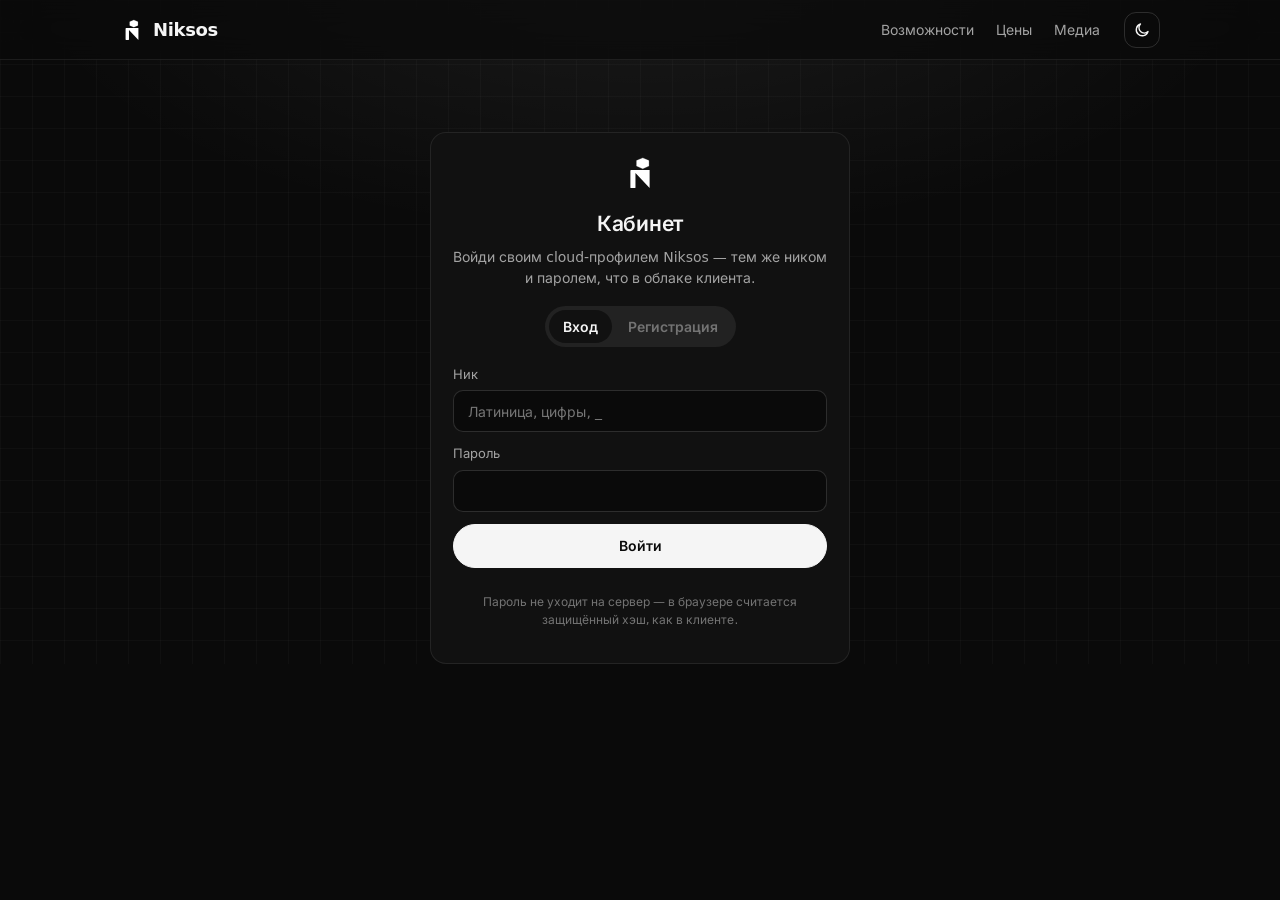
<file: account.html>
<!doctype html>
<html lang="ru" data-theme="dark">
<head>
<meta charset="utf-8">
<meta name="viewport" content="width=device-width, initial-scale=1">
<title>Кабинет — Niksos Client</title>
<link rel="icon" href="assets/favicon.png?v=20">
<link rel="stylesheet" href="assets/cabinet.css?v=1">
<link rel="stylesheet" href="assets/checkout.css?v=30github">
<link rel="stylesheet" href="assets/account-brand.css?v=1">
<link rel="stylesheet" href="assets/account-settings.css?v=1">
<script>try{const t=localStorage.getItem("niksos_theme");if(t)document.documentElement.dataset.theme=t}catch(e){}</script>
</head>
<body>
<header class="topbar">
  <a class="brand" href="index.html"><img class="lg-w" src="assets/logo-white.svg?v=20" alt=""><img class="lg-b" src="assets/logo-black.svg?v=20" alt=""><b>Niksos</b></a>
  <nav class="tl"><a href="index.html#features">Возможности</a><a href="index.html#pricing">Цены</a><a href="media.html">Медиа</a></nav>
  <button class="iconbtn" id="themeBtn" type="button" aria-label="Сменить тему"><svg viewBox="0 0 24 24" fill="none" stroke="currentColor" stroke-width="1.8" stroke-linecap="round" stroke-linejoin="round"><path d="M20 14A8 8 0 1 1 10 4a6.5 6.5 0 0 0 10 10z"/></svg></button>
</header>

<!-- Вход / регистрация -->
<section class="auth card" id="auth" aria-labelledby="auth-title">
  <img class="auth-logo lg-w" src="assets/logo-white.svg?v=20" alt=""><img class="auth-logo lg-b" src="assets/logo-black.svg?v=20" alt="">
  <h1 id="auth-title">Кабинет</h1>
  <p class="sub">Войди своим cloud-профилем Niksos — тем же ником и паролем, что в облаке клиента.</p>
  <div class="seg" role="tablist">
    <button role="tab" aria-selected="true" data-tab="login">Вход</button>
    <button role="tab" aria-selected="false" data-tab="register">Регистрация</button>
  </div>
  <form id="authForm" novalidate>
    <div class="field"><label for="name">Ник</label>
      <input id="name" autocomplete="username" maxlength="16" placeholder="Латиница, цифры, _" required></div>
    <div class="field"><label for="pass">Пароль</label>
      <input id="pass" type="password" autocomplete="current-password" required></div>
    <div class="field" id="pass2wrap" hidden><label for="pass2">Повтори пароль</label>
      <input id="pass2" type="password" autocomplete="new-password"></div>
    <button class="btn primary full" id="authBtn" type="submit"><span class="spin"></span><span class="t">Войти</span></button>
    <div class="msg" id="authMsg" role="status" aria-live="polite"></div>
  </form>
  <p class="hint">Пароль не уходит на сервер — в браузере считается защищённый хэш, как в клиенте.</p>
</section>

<!-- Личный кабинет -->
<section class="dash" id="dash" aria-labelledby="dash-title">
 <div class="cab">
  <aside class="side">
    <div class="me"><div class="ava" id="ava"></div><div><b id="who"></b><small id="sideSub">Нет подписки</small></div></div>
    <div class="grp">Главная</div>
    <button class="nv" data-view="overview"><svg viewBox="0 0 24 24" fill="none" stroke="currentColor" stroke-width="1.8" stroke-linecap="round" stroke-linejoin="round"><path d="M12 3v18M3 12h18M5.6 5.6l12.8 12.8M18.4 5.6 5.6 18.4"/></svg><span>Обзор</span></button>
    <button class="nv" data-view="sub"><svg viewBox="0 0 24 24" fill="none" stroke="currentColor" stroke-width="1.8" stroke-linecap="round" stroke-linejoin="round"><rect x="3" y="5" width="18" height="14" rx="2"/><path d="M3 10h18"/></svg><span>Подписка</span><em class="badge">Beta 50 ₽</em></button>
    <div class="grp">Аккаунт</div>
    <button class="nv" data-view="device"><svg viewBox="0 0 24 24" fill="none" stroke="currentColor" stroke-width="1.8" stroke-linecap="round" stroke-linejoin="round"><rect x="3" y="4" width="18" height="12" rx="2"/><path d="M8 20h8M12 16v4"/></svg><span>Привязка ПК</span></button>
    <button class="nv" data-view="history"><svg viewBox="0 0 24 24" fill="none" stroke="currentColor" stroke-width="1.8" stroke-linecap="round" stroke-linejoin="round"><circle cx="12" cy="8" r="4"/><path d="M4 21c1.5-4 4.5-6 8-6s6.5 2 8 6"/></svg><span>История</span></button>
    <button class="nv" data-view="settings"><svg viewBox="0 0 24 24" fill="none" stroke="currentColor" stroke-width="1.8" stroke-linecap="round" stroke-linejoin="round"><path d="M12.22 2h-.44a2 2 0 0 0-1.99 1.83l-.18 1.57a8 8 0 0 0-1.69.98l-1.53-.63a2 2 0 0 0-2.45.84l-.22.38a2 2 0 0 0 .46 2.52l1.22 1.03a8 8 0 0 0 0 1.96l-1.22 1.03a2 2 0 0 0-.46 2.52l.22.38a2 2 0 0 0 2.45.84l1.53-.63c.52.4 1.08.73 1.69.98l.18 1.57A2 2 0 0 0 11.78 22h.44a2 2 0 0 0 1.99-1.83l.18-1.57c.61-.25 1.17-.58 1.69-.98l1.53.63a2 2 0 0 0 2.45-.84l.22-.38a2 2 0 0 0-.46-2.52l-1.22-1.03a8 8 0 0 0 0-1.96l1.22-1.03a2 2 0 0 0 .46-2.52l-.22-.38a2 2 0 0 0-2.45-.84l-1.53.63a8 8 0 0 0-1.69-.98l-.18-1.57A2 2 0 0 0 12.22 2z"/><circle cx="12" cy="12" r="3"/></svg><span>Настройки</span></button>
    <div class="grp">Игра</div>
    <button class="nv" data-view="events"><svg viewBox="0 0 24 24" fill="none" stroke="currentColor" stroke-width="1.8" stroke-linecap="round" stroke-linejoin="round"><circle cx="12" cy="12" r="9"/><path d="M3 12h18M12 3c3 3.5 3 14.5 0 18M12 3c-3 3.5-3 14.5 0 18"/></svg><span>Ивенты</span><em class="live"></em></button>
    <div class="grp">Сообщество</div>
    <a class="nv" href="friends.html"><svg viewBox="0 0 24 24" fill="none" stroke="currentColor" stroke-width="1.8" stroke-linecap="round" stroke-linejoin="round"><circle cx="9" cy="8" r="3.5"/><path d="M2.5 20c1-3.5 3.5-5 6.5-5s5.5 1.5 6.5 5M16 4.5a3.5 3.5 0 0 1 0 7M18 15c2 .7 3 2.3 3.5 5"/></svg><span>Друзья</span></a>
    <a class="nv" href="media.html"><svg viewBox="0 0 24 24" fill="none" stroke="currentColor" stroke-width="1.8" stroke-linecap="round" stroke-linejoin="round"><path d="M4 6h16v12H4z"/><path d="m10 9 5 3-5 3z"/></svg><span>Медиа</span></a>
    <a class="nv" href="support.html"><svg viewBox="0 0 24 24" fill="none" stroke="currentColor" stroke-width="1.8" stroke-linecap="round" stroke-linejoin="round"><path d="M4 5h6a2 2 0 0 1 2 2v13a2 2 0 0 0-2-2H4zM20 5h-6a2 2 0 0 0-2 2v13a2 2 0 0 1 2-2h6z"/></svg><span>Поддержка</span></a>
    <a class="nv" id="adminLink" href="admin.html" hidden><svg viewBox="0 0 24 24" fill="none" stroke="currentColor" stroke-width="1.8" stroke-linecap="round" stroke-linejoin="round"><path d="M12 3 4 6v6c0 5 3.5 8 8 9 4.5-1 8-4 8-9V6z"/></svg><span>Админ-панель</span></a>
    <div class="side-bot">
      <button class="btn ghost full" type="button" data-go="overview" id="sideDl"><svg viewBox="0 0 24 24" fill="none" stroke="currentColor" stroke-width="1.8" stroke-linecap="round" stroke-linejoin="round"><path d="M12 4v11M7 10l5 5 5-5M4 20h16"/></svg><span class="t">Скачать клиент</span></button>
      <small class="muted">Windows · NiksosSetup.exe</small>
      <button class="nv out" id="logout" type="button"><svg viewBox="0 0 24 24" fill="none" stroke="currentColor" stroke-width="1.8" stroke-linecap="round" stroke-linejoin="round"><path d="M15 4h4v16h-4M10 8l-4 4 4 4M6 12h10"/></svg><span>Выйти</span></button>
    </div>
  </aside>

  <main class="content">
    <!-- Обзор -->
    <div class="view" data-v="overview">
      <div class="vhead"><h1 id="dash-title">Привет, <span id="who2"></span></h1><p>Управление подпиской Niksos Client</p></div>
      <div class="stats">
        <div><span>Подписка <i class="dot g"></i></span><b id="stPlan">—</b><em id="stPlanSub">статус</em></div>
        <div><span>Устройства <i class="dot v"></i></span><b id="stDev">—</b><em>привязано к ПК</em></div>
        <div><span>Beta <i class="dot o"></i></span><b id="stBeta">—</b><em>ранний доступ</em></div>
      </div>
      <div class="grid2">
        <div class="card status">
          <span class="pill" id="pill"><span class="d"></span><span id="pillText">Нет подписки</span></span>
          <div class="big" id="statusBig">—</div>
          <div class="small" id="statusSmall"></div>
          <button class="btn primary" id="dlBtn" type="button" disabled><span class="spin"></span><span class="t">Скачать клиент</span></button>
          <div class="msg" id="dlMsg" role="status" aria-live="polite"></div>
        </div>
        <div class="card">
          <h2>Ключ или промокод</h2>
          <p class="desc">Ключ (NIKSOS-XXXX-XXXX-XXXX-XXXX) или промокод. Дни добавляются к текущей подписке.</p>
          <form id="keyForm" novalidate>
            <div class="field"><input id="key" class="key" autocomplete="off" spellcheck="false" placeholder="NIKSOS-XXXX-… или ПРОМОКОД" maxlength="40" aria-label="Ключ или промокод"></div>
            <button class="btn primary full" id="keyBtn" type="submit"><span class="spin"></span><span class="t">Активировать</span></button>
            <div class="msg" id="keyMsg" role="status" aria-live="polite"></div>
          </form>
        </div>
      </div>
      <div class="card promo"><div><h3>Ивенты HolyWorld и FunTime</h3><p class="desc">Что идёт на серверах прямо сейчас — с поиском и сортировкой.</p></div><button class="btn ghost" type="button" data-go="events">Открыть</button></div>
    </div>

    <!-- Подписка -->
    <div class="view" data-v="sub" hidden>
      <div class="vhead"><h1>Подписка</h1><p>Оплата картой или СБП, дни складываются с текущими.</p></div>
      <div class="card" id="buyBox">
        <div class="plans">
          <button class="plan" type="button" data-plan="7d"><span class="spin"></span><span class="t"><small>7 дней</small><b>40 ₽</b><em>≈ 5,7 ₽/день</em></span></button>
          <button class="plan hot" type="button" data-plan="30d"><span class="spin"></span><span class="t"><i class="tag">Популярный</i><small>30 дней</small><b>120 ₽</b><em>≈ 4 ₽/день</em></span></button>
          <button class="plan" type="button" data-plan="90d"><span class="spin"></span><span class="t"><small>90 дней</small><b>190 ₽</b><em>≈ 2,1 ₽/день</em></span></button>
          <button class="plan" type="button" data-plan="forever"><span class="spin"></span><span class="t"><i class="tag g">Выгодно</i><small>Навсегда</small><b>280 ₽</b><em>один платёж</em></span></button>
        </div>
        <p class="desc fine">Оплачивая, ты принимаешь <a href="terms.html">Пользовательское соглашение</a> и <a href="privacy.html">Политику конфиденциальности</a>.</p>
        <div class="small" id="provWrap" style="display:none">Способ оплаты:
          <label><input type="radio" name="prov" value="anypay"> AnyPay</label>
          <label><input type="radio" name="prov" value="rollypay"> RollyPay</label></div>
        <label class="small" id="testWrap" style="display:none"><input type="checkbox" id="testPay"> Тестовый платёж RollyPay (sandbox, без денег) — видно только админу</label>
        <div class="msg" id="buyMsg" role="status" aria-live="polite"></div>
      </div>
      <div class="card beta">
        <div><h3>Beta — 50 ₽ один раз <i class="tag o">Beta</i></h3>
        <p class="desc">Дополнение к основной подписке: доступ к Beta-функциям Niksos и статус Beta в лаунчере. Работает только при активной основной подписке. Это не отдельная версия Minecraft.</p>
        <p class="small" id="betaState" role="status">Проверяем доступ…</p></div>
        <button class="btn ghost" type="button" id="betaBuy" data-plan="beta" disabled><span class="spin"></span><span class="t">Купить Бету — 50 ₽</span></button>
      </div>
    </div>

    <!-- Привязка -->
    <div class="view" data-v="device" hidden>
      <div class="vhead"><h1>Привязка к ПК</h1><p>Подписка работает на одном компьютере.</p></div>
      <div class="card">
        <h2>Устройства <span id="devCount" class="muted"></span></h2>
        <p class="desc" id="devText"></p>
        <button class="btn ghost" id="resetBtn" type="button" disabled><span class="spin"></span><span class="t">Сбросить привязку</span></button>
        <div class="small muted" id="resetNote"></div>
        <div class="msg" id="resetMsg" role="status" aria-live="polite"></div>
      </div>
    </div>

    <!-- История -->
    <div class="view" data-v="history" hidden>
      <div class="vhead"><h1>История</h1><p>Покупки и активации ключей.</p></div>
      <div class="card"><div id="hist"></div></div>
    </div>

    <!-- Настройки аккаунта -->
    <div class="view settings-view" data-v="settings" hidden>
      <div class="vhead settings-head"><h1>Настройки аккаунта</h1><p>Управление данными и подключениями аккаунта.</p></div>
      <div class="settings-tabs" role="tablist" aria-label="Настройки аккаунта">
        <button id="settings-tab-general" type="button" role="tab" aria-selected="true" aria-controls="settings-panel-general" tabindex="0" data-settings-tab="general">Общие</button>
        <button id="settings-tab-security" type="button" role="tab" aria-selected="false" aria-controls="settings-panel-security" tabindex="-1" data-settings-tab="security">Безопасность</button>
        <button id="settings-tab-hwid" type="button" role="tab" aria-selected="false" aria-controls="settings-panel-hwid" tabindex="-1" data-settings-tab="hwid">HWID</button>
        <button id="settings-tab-integrations" type="button" role="tab" aria-selected="false" aria-controls="settings-panel-integrations" tabindex="-1" data-settings-tab="integrations">Интеграции</button>
        <button id="settings-tab-notifications" type="button" role="tab" aria-selected="false" aria-controls="settings-panel-notifications" tabindex="-1" data-settings-tab="notifications">Уведомления</button>
      </div>
      <div class="settings-panels">
        <section id="settings-panel-general" class="settings-panel" role="tabpanel" aria-labelledby="settings-tab-general" tabindex="0" data-settings-panel="general">
          <article class="settings-card">
            <div class="settings-card-head"><div><h2>Регион</h2><p>Регион аккаунта и его настройки.</p></div><span class="settings-status is-muted">Недоступно</span></div>
            <div class="settings-card-body"><p class="settings-copy">Серверный API кабинета не предоставляет регион и не поддерживает его сохранение. Здесь нет выбранного значения.</p></div>
          </article>
          <article class="settings-card">
            <div class="settings-card-head"><div><h2>Приватность профиля</h2><p>Управление видимостью данных.</p></div><span class="settings-status is-muted">Недоступно</span></div>
            <div class="settings-card-body"><p class="settings-copy">Настроек видимости и серверного сохранения приватности в текущем API нет. Значения из этой страницы не будут отправляться или храниться локально.</p></div>
          </article>
        </section>
        <section id="settings-panel-security" class="settings-panel" role="tabpanel" aria-labelledby="settings-tab-security" tabindex="0" data-settings-panel="security" hidden>
          <article class="settings-card">
            <div class="settings-card-head"><div><h2>Безопасность аккаунта</h2><p>Вход в кабинет использует систему авторизации Niksos по нику и паролю.</p></div></div>
            <div class="settings-card-body settings-list">
              <div class="settings-item"><div><h3>Email</h3><p>Привязка и подтверждение адреса пока не подключены. Состояние email не показывается.</p></div><span class="settings-status is-muted">Не поддерживается</span></div>
              <div class="settings-item"><div><h3>Смена пароля</h3><p>Для этого нет серверной операции; пароль или его хэш здесь не принимаются.</p></div><span class="settings-status is-muted">Не поддерживается</span></div>
              <div class="settings-item"><div><h3>Двухфакторная защита</h3><p>Нет серверного подключения, проверки кодов и восстановления 2FA.</p></div><span class="settings-status is-muted">Не поддерживается</span></div>
              <div class="settings-item"><div><h3>Сессии</h3><p>Сервер не предоставляет список сессий или отзыв отдельных устройств.</p></div><span class="settings-status is-muted">Не поддерживается</span></div>
              <div class="settings-item"><div><h3>Удаление аккаунта</h3><p>В проекте описано только администраторское удаление. Самостоятельной серверной операции нет.</p></div><span class="settings-status is-muted">Не поддерживается</span></div>
            </div>
          </article>
        </section>
        <section id="settings-panel-hwid" class="settings-panel" role="tabpanel" aria-labelledby="settings-tab-hwid" tabindex="0" data-settings-panel="hwid" hidden>
          <article class="settings-card">
            <div class="settings-card-head"><div><h2>Привязка к компьютеру</h2><p>Статус ниже приходит из ответа лицензии Niksos.</p></div><span class="settings-status is-muted" id="settingsHwidStatus" aria-live="polite">Проверяем…</span></div>
            <div class="settings-card-body">
              <p class="settings-metric" id="settingsHwidCount" role="status" aria-live="polite">Загружаем статус привязки…</p>
              <p class="settings-copy">API сообщает только количество устройств, без модели компьютера или его характеристик. Сброс выполняется через существующий защищённый поток кабинета.</p>
            </div>
            <div class="settings-card-foot"><span>Подтверждение и возможная оплата остаются в текущем разделе HWID.</span><button class="btn ghost settings-action" type="button" data-go="device">Открыть управление HWID</button></div>
          </article>
        </section>
        <section id="settings-panel-integrations" class="settings-panel" role="tabpanel" aria-labelledby="settings-tab-integrations" tabindex="0" data-settings-panel="integrations" hidden>
          <div class="settings-grid">
            <article class="settings-card">
              <div class="settings-card-head"><div><h2>Discord</h2><p>Официальное сообщество Niksos.</p></div><span class="settings-status is-muted">Нет API привязки</span></div>
              <div class="settings-card-body"><p class="settings-copy">В кабинете нет серверной привязки Discord. Ссылка ниже открывает сервер сообщества, но не подключает аккаунт.</p></div>
              <div class="settings-card-foot"><span>Публичная ссылка из конфигурации сайта.</span><a class="btn ghost settings-action" id="settingsDiscordLink" href="#" target="_blank" rel="noopener noreferrer">Открыть сервер</a></div>
            </article>
            <article class="settings-card">
              <div class="settings-card-head"><div><h2>YouTube и TikTok</h2><p>Заявки на участие в медиа-программе.</p></div><span class="settings-status is-muted" id="settingsMediaBadge">Проверка не выполнена</span></div>
              <div class="settings-card-body"><p class="settings-copy" id="settingsMediaState" role="status" aria-live="polite">Статус заявки появится после входа и ответа сервера.</p></div>
              <div class="settings-card-foot"><span>Это статус заявки, не OAuth-подтверждение владения каналом.</span><a class="btn ghost settings-action" href="media.html#apply">Открыть медиа-программу</a></div>
            </article>
          </div>
        </section>
        <section id="settings-panel-notifications" class="settings-panel" role="tabpanel" aria-labelledby="settings-tab-notifications" tabindex="0" data-settings-panel="notifications" hidden>
          <article class="settings-card">
            <div class="settings-card-head"><div><h2>Уведомления</h2><p>Выбор событий и каналов доставки.</p></div><span class="settings-status is-muted">Недоступно</span></div>
            <div class="settings-card-body"><p class="settings-copy">Для пользовательских предпочтений нет полей и API. Найденный черновик миграции относится к объявлениям лаунчера и не включает настройки уведомлений аккаунта.</p></div>
          </article>
        </section>
      </div>
    </div>

    <!-- Ивенты -->
    <div class="view" data-v="events" hidden>
      <div class="vhead"><h1>Ивенты</h1><p>Что происходит на серверах.</p></div>
      <div class="seg srv" role="tablist" id="evSrv">
        <button role="tab" aria-selected="true" data-src="holyworld">HolyWorld</button>
        <button role="tab" aria-selected="false" data-src="funtime">FunTime</button>
      </div>
      <div class="stats">
        <div><span>Позиции <i class="dot v"></i></span><b id="evTotal">—</b><em id="evUpd">обновление…</em></div>
        <div><span>Ивенты <i class="dot o"></i></span><b id="evCount">—</b><em>идут сейчас</em></div>
        <div><span>Шахты <i class="dot b"></i></span><b id="evMines">—</b><em>до сброса</em></div>
      </div>
      <div class="card evcard">
        <div class="evhead"><div><h2>Ивенты и шахты</h2><p class="desc" id="evSub">Что идёт прямо сейчас.</p></div><span class="cnt" id="evShown">0</span></div>
        <div class="evtools">
          <label class="search"><svg viewBox="0 0 24 24" fill="none" stroke="currentColor" stroke-width="1.8" stroke-linecap="round" stroke-linejoin="round"><circle cx="11" cy="11" r="7"/><path d="m20 20-4-4"/></svg><input id="evQ" placeholder="Найти ивент, сервер или редкость…" autocomplete="off"></label>
          <select id="evType" aria-label="Тип"><option value="all">Все</option><option value="event">Ивенты</option><option value="mine">Шахты</option></select>
          <select id="evMode" aria-label="Режим"><option value="">Все режимы</option></select>
          <select id="evSort" aria-label="Сортировка">
            <option value="time:1">Время ↑</option><option value="time:-1">Время ↓</option>
            <option value="name:1">Название А–Я</option><option value="name:-1">Название Я–А</option>
            <option value="server:1">Сервер ↑</option><option value="server:-1">Сервер ↓</option>
            <option value="rar:-1">Редкость: сначала лучшие</option><option value="rar:1">Редкость: сначала обычные</option>
            <option value="phase:1">Статус</option>
          </select>
        </div>
        <div class="tbl"><table id="evTable">
          <thead><tr><th data-k="name">Название</th><th data-k="server">Сервер</th><th data-k="rar">Редкость</th><th data-k="phase">Статус</th><th data-k="time" class="r">Время</th></tr></thead>
          <tbody id="evBody"><tr><td colspan="5" class="empty">Загрузка…</td></tr></tbody>
        </table></div>
      </div>
    </div>
  </main>
 </div>
</section>
<dialog id="checkoutDialog" class="checkout-dialog" aria-labelledby="checkoutTitle" aria-describedby="checkoutSub">
  <div class="checkout-head"><h2 id="checkoutTitle">Оформление покупки</h2><button id="checkoutClose" type="button" class="checkout-close" aria-label="Закрыть">×</button></div>
  <p class="checkout-sub" id="checkoutSub">Подписка для профиля <strong id="checkoutProfile"></strong><br><span id="checkoutProvider"></span></p>
  <div class="checkout-summary" aria-live="polite">
    <div class="checkout-row"><span id="checkoutPlan"></span><span id="checkoutBase">—</span></div>
    <div class="checkout-row" id="checkoutDiscountRow" hidden><span id="checkoutDiscountLabel">Скидка</span><span id="checkoutDiscount"></span></div>
    <div class="checkout-row checkout-total"><span>Итого</span><strong id="checkoutTotal">—</strong></div>
  </div>
  <form id="checkoutForm" novalidate>
    <label for="checkoutCode" class="checkout-label">Промокод <span style="font-weight:400;color:#b3b3b3">· необязательно</span></label>
    <div class="checkout-inputs"><input id="checkoutCode" maxlength="32" autocomplete="off" autocapitalize="characters" spellcheck="false" placeholder="Например, SUMMER15" aria-describedby="checkoutHint checkoutFeedback"><button id="checkoutApply" class="btn ghost" type="submit">Применить</button></div>
    <p class="checkout-note" id="checkoutHint">Промокод уменьшает стоимость, но не меняет срок подписки.</p>
  </form>
  <button type="button" id="checkoutRemove" class="checkout-remove" hidden>Убрать промокод</button>
  <p id="checkoutFeedback" class="checkout-feedback" role="status" aria-live="polite"></p>
  <button id="checkoutPay" type="button" class="btn primary checkout-pay" disabled>Перейти к оплате</button>
  <p class="checkout-legal">Нажимая «Оплатить», ты принимаешь <a href="terms.html">условия покупки</a> и <a href="privacy.html">политику конфиденциальности</a>. Оплата откроется на странице платёжной системы.</p>
</dialog>


<script src="assets/config.js?v=13"></script>
<script src="assets/niksos-api.js?v=settings-1"></script>
<script src="assets/niksos-cloud.js?v=1"></script>
<script src="assets/checkout.js?v=33beta-promos"></script>
<script src="assets/account.js?v=settings-1"></script>
<script src="assets/cabinet.js?v=1"></script>
<script src="assets/events.js?v=1"></script>
<script src="assets/account-settings.js?v=1"></script>
</body>
</html>
</file>
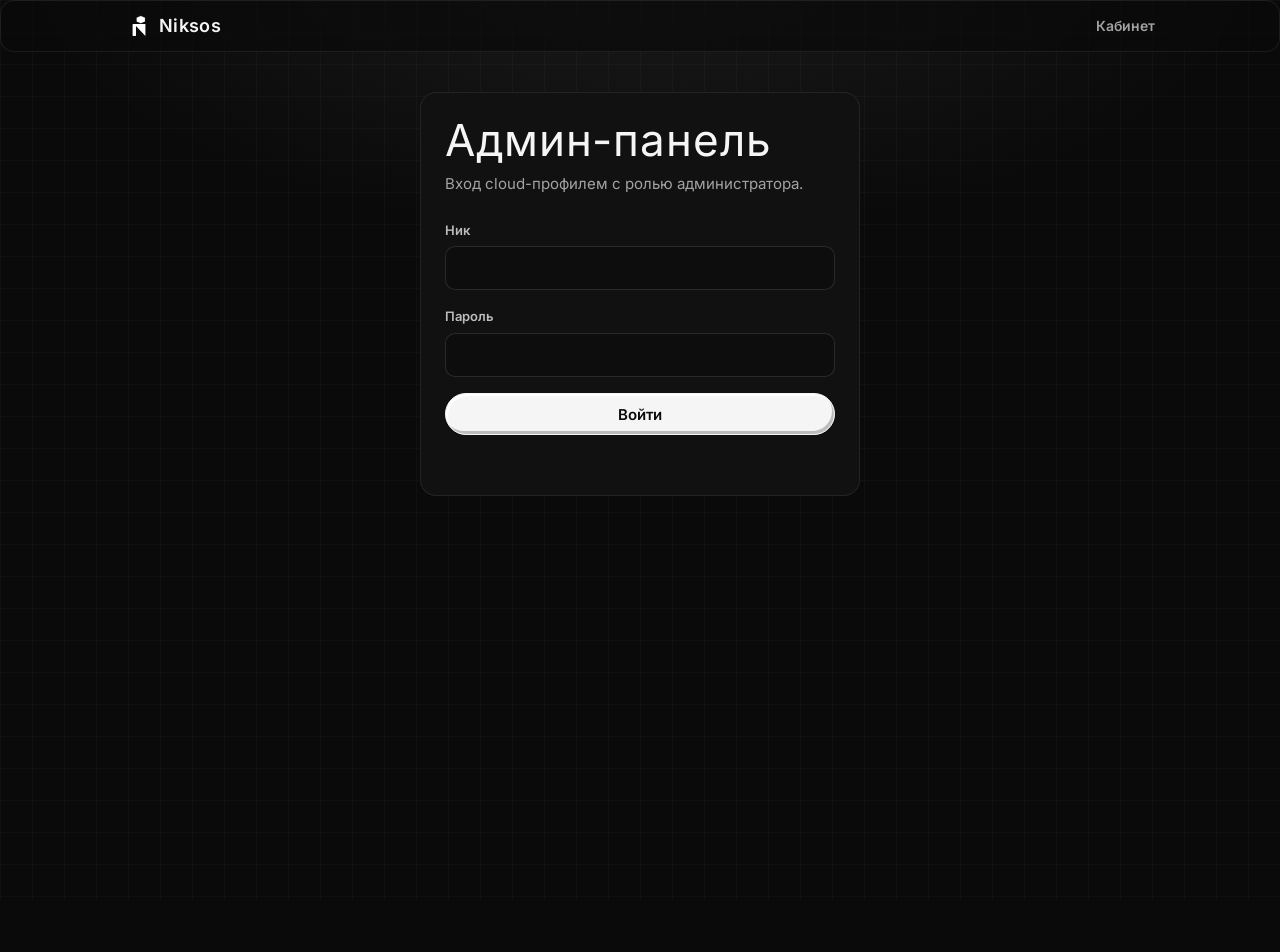
<file: admin.html>
<!doctype html>
<html lang="ru">
<head>
<meta charset="utf-8">
<meta name="viewport" content="width=device-width, initial-scale=1">
<meta name="robots" content="noindex">
<title>Админ-панель — Niksos Client</title>
<link rel="icon" href="assets/favicon.png?v=20">
<style>
:root{
  --bg:#0a0a0a; --surface:#111111; --surface2:#171717; --line:rgba(255,255,255,.09);
  --text:#fff; --muted:rgba(255,255,255,.64); --dim:rgba(255,255,255,.42);
  --violet:#ffffff; --blue:#bfbfbf; --pink:#d9d9d9;
  --grad:#f2f2f2;
  --r:16px;
}
*{box-sizing:border-box;margin:0;padding:0}
html{scroll-behavior:smooth}
body{background:var(--bg);color:var(--text);font:16px/1.5 system-ui,-apple-system,"Segoe UI",Roboto,Arial,sans-serif;-webkit-font-smoothing:antialiased;overflow-x:hidden}
a{color:inherit;text-decoration:none}
img{display:block;max-width:100%}
.wrap{max-width:1160px;margin:0 auto;padding:0 32px}
.grad{color:inherit}
.eyebrow{display:inline-flex;align-items:center;gap:10px;font-size:12px;font-weight:700;letter-spacing:.14em;text-transform:uppercase;color:var(--violet)}
.eyebrow::before{content:"";width:24px;height:1px;background:currentColor}
.center .eyebrow::after{content:"";width:24px;height:1px;background:currentColor}
h2{font-size:clamp(36px,5.6vw,68px);line-height:.98;font-weight:900;letter-spacing:-.035em;text-transform:uppercase;margin:16px 0 16px}
.lead{color:var(--muted);max-width:560px}
.center{text-align:center}.center .lead{margin:0 auto}
section{padding:112px 0 0}

/* nav */
.nav{white-space:nowrap;max-width:calc(100vw - 24px);width:max-content;position:fixed;top:16px;left:0;right:0;margin:0 auto;z-index:50;display:flex;align-items:center;gap:4px;padding:6px;border:1px solid var(--line);border-radius:14px;background:rgba(12,12,12,.62);backdrop-filter:blur(16px);-webkit-backdrop-filter:blur(16px)}
.nav .brand{display:flex;align-items:center;gap:8px;padding:0 12px 0 6px;font-weight:800}
.nav .brand img{width:28px;height:28px;border-radius:8px}
.nav a.l{padding:10px 14px;border-radius:10px;font-size:14px;color:var(--muted);transition:.2s}
.nav a.l:hover{color:#fff;background:rgba(255,255,255,.06)}
.btn{display:inline-flex;align-items:center;justify-content:center;gap:8px;min-height:44px;padding:0 20px;border-radius:12px;font-weight:700;font-size:15px;transition:transform .2s, box-shadow .2s, background .2s}
.btn.primary{background:var(--grad);box-shadow:0 8px 30px -8px rgba(255,255,255,.7)}
.btn.primary:hover{transform:translateY(-2px);box-shadow:0 12px 36px -8px rgba(255,255,255,.9)}
.btn.ghost{border:1px solid var(--line);background:rgba(255,255,255,.04)}
.btn.ghost:hover{background:rgba(255,255,255,.09)}
.nav .btn{min-height:38px;padding:0 16px;font-size:14px;border-radius:10px}
a:focus-visible,.btn:focus-visible{outline:2px solid var(--violet);outline-offset:3px}

/* hero */
.hero{position:relative;min-height:100vh;min-height:100svh;display:flex;align-items:center;justify-content:center;text-align:center;padding:120px 24px 80px;overflow:hidden}
.hero::after{content:"";position:absolute;inset:0;background:radial-gradient(60% 50% at 50% 38%,rgba(255,255,255,.28),transparent 70%),linear-gradient(180deg,rgba(10,10,10,.2) 0%,rgba(10,10,10,.55) 55%,var(--bg) 100%)}
.hero .in{position:relative;z-index:2;max-width:860px}
.logo{width:min(220px,46vw);aspect-ratio:1;margin:0 auto 20px;border-radius:44px;overflow:hidden;box-shadow:0 0 80px -10px rgba(255,255,255,.75),0 0 0 1px rgba(255,255,255,.08);animation:float 6s ease-in-out infinite}
.logo img{width:100%;height:100%;object-fit:cover}
@keyframes float{50%{transform:translateY(-10px)}}
.badge{display:inline-flex;align-items:center;gap:8px;padding:6px 12px;border:1px solid var(--line);border-radius:999px;background:rgba(255,255,255,.05);font-size:13px;color:var(--muted);margin-bottom:22px}
.badge b{color:#fff;font-weight:700}
.dot{width:8px;height:8px;border-radius:50%;background:#5dffa5;box-shadow:0 0 10px #5dffa5}
.hero h1{font-size:clamp(44px,7.4vw,92px);line-height:.98;font-weight:900;letter-spacing:-.04em}
.hero p{color:var(--muted);font-size:18px;max-width:560px;margin:22px auto 32px}
.cta{display:flex;gap:12px;justify-content:center;flex-wrap:wrap}
.scroll{margin-top:44px;font-size:11px;letter-spacing:.2em;color:var(--dim);text-transform:uppercase}

/* bento */
.bento{display:grid;grid-template-columns:repeat(3,1fr);grid-auto-rows:minmax(200px,auto);gap:16px;margin-top:48px}
.card{position:relative;overflow:hidden;border:1px solid var(--line);border-radius:var(--r);background:linear-gradient(160deg,var(--surface2),var(--surface));padding:24px;display:flex;flex-direction:column;justify-content:flex-end;transition:transform .35s, border-color .35s}
.card:hover{transform:translateY(-4px);border-color:rgba(255,255,255,.45)}
.card .ph{position:absolute;inset:0;background-size:cover;background-position:center;transition:transform .8s}
.card:hover .ph{transform:scale(1.05)}
.card.img::before{content:"";position:absolute;inset:0;z-index:1;background:linear-gradient(180deg,rgba(10,10,10,0) 30%,rgba(10,10,10,.8) 62%,rgba(10,10,10,.96) 100%)}
.card>*:not(.ph){position:relative;z-index:2}
.tag{align-self:flex-start;font-size:11px;font-weight:800;letter-spacing:.12em;text-transform:uppercase;color:#fff;padding:4px 8px;border-radius:6px;background:rgba(255,255,255,.28);border:1px solid rgba(255,255,255,.45);margin-bottom:12px}
.card h3{font-size:22px;line-height:1.15;font-weight:800;letter-spacing:-.02em}
.card p{color:var(--muted);font-size:14px;margin-top:6px;max-width:440px}
.ico{position:absolute!important;top:22px;right:22px;color:#e6e6e6;line-height:0;filter:none}
.glow::after{content:"";position:absolute;width:260px;height:260px;right:-80px;top:-80px;border-radius:50%;background:radial-gradient(circle,rgba(255,255,255,.35),transparent 70%);z-index:0}
.c-a{grid-column:span 4;grid-row:span 2}.c-b{grid-column:span 2}.c-c{grid-column:span 2}
.c-d{grid-column:span 3;grid-row:span 2}.c-e{grid-column:span 3}.c-f{grid-column:span 3}
.chips{display:flex;flex-wrap:wrap;gap:6px;margin-top:12px}
.chips span{font-size:12px;color:var(--muted);padding:4px 8px;border-radius:6px;background:rgba(255,255,255,.06);border:1px solid var(--line)}

/* cosmetics */
.cos{margin-top:48px}
.cos .shot{border-radius:20px;overflow:hidden;border:1px solid var(--line);box-shadow:0 30px 80px -30px rgba(255,255,255,.6);aspect-ratio:3/4}
.cos .shot img{width:100%;height:100%;object-fit:cover}
.list{display:grid;grid-template-columns:1fr 1fr;gap:12px}
.list .note{grid-column:1/-1}
.item{display:grid;grid-template-columns:56px 1fr;gap:16px;align-items:start;padding:20px;border:1px solid var(--line);border-radius:var(--r);background:var(--surface);transition:border-color .3s, background .3s}
.item:hover{border-color:rgba(255,255,255,.45);background:var(--surface2)}
.num{font-size:28px;font-weight:900;letter-spacing:-.04em;line-height:1}
.item h3{font-size:18px;font-weight:800}
.item p{color:var(--muted);font-size:14px;margin-top:2px}
.note{margin-top:8px;font-size:14px;color:var(--dim)}

/* stats */
.stats{display:grid;grid-template-columns:repeat(3,1fr);gap:16px;margin-top:48px}
.stat{padding:32px 24px;border:1px solid var(--line);border-radius:var(--r);background:radial-gradient(120% 120% at 50% 0%,rgba(255,255,255,.14),transparent 60%),var(--surface);text-align:center}
.stat b{display:block;font-size:clamp(40px,5vw,60px);font-weight:900;letter-spacing:-.04em;line-height:1}
.stat span{display:block;color:var(--muted);font-size:14px;margin-top:8px}

/* steps */
.steps{display:grid;grid-template-columns:repeat(3,1fr);gap:16px;margin-top:48px}
.step{position:relative;min-height:280px;padding:24px;border:1px solid var(--line);border-radius:var(--r);background:linear-gradient(180deg,var(--surface2),var(--surface));display:flex;flex-direction:column;overflow:hidden}
.step .k{display:flex;justify-content:space-between;font-size:11px;font-weight:800;letter-spacing:.14em;text-transform:uppercase;color:var(--dim)}
.step .k i{font-style:normal;color:var(--violet)}
.step .big{font-size:96px;font-weight:900;letter-spacing:-.06em;line-height:1;margin:16px 0 8px;color:transparent;-webkit-text-stroke:1px rgba(255,255,255,.18)}
.step h3{font-size:22px;font-weight:800;margin-top:24px}
.step p{color:var(--muted);font-size:14px;margin-top:6px}
kbd{white-space:nowrap;font:600 13px/1 ui-monospace,Consolas,monospace;padding:3px 7px;border-radius:6px;background:rgba(255,255,255,.1);border:1px solid var(--line);color:#fff}

/* final cta */
.final{margin-top:112px;position:relative;overflow:hidden;border:1px solid var(--line);border-radius:24px;padding:72px 32px;text-align:center;background:radial-gradient(70% 90% at 50% 0%,rgba(255,255,255,.35),transparent 70%),var(--surface)}
.final h2{margin-top:0}
.final p{color:var(--muted);margin:0 auto 28px;max-width:520px}
footer{padding:48px 0;margin-top:64px;border-top:1px solid var(--line);color:var(--dim);font-size:14px}
footer .wrap{display:flex;justify-content:space-between;gap:16px;flex-wrap:wrap}

/* reveal */
.rv{opacity:0;transform:translateY(24px);transition:opacity .8s ease, transform .8s ease}
.rv.on{opacity:1;transform:none}

@media (max-width:900px){
  .bento{grid-template-columns:1fr 1fr}
  .list{grid-template-columns:1fr}
  .steps,.stats{grid-template-columns:1fr}
  .step{min-height:0}.step .big{font-size:72px;margin-bottom:8px}
}
@media (max-width:640px){
  .wrap{padding:0 20px}
  .nav a.l{display:none}
  .bento{grid-template-columns:1fr;grid-auto-rows:auto}
  .card{min-height:220px}
  .c-a,.c-b,.c-c,.c-d,.c-e,.c-f{grid-column:span 1;grid-row:span 1}
  .c-a,.c-d{min-height:400px}
  .nav .brand{padding-right:8px}
  section{padding-top:80px}
  .final{padding:48px 20px}
}
@media (prefers-reduced-motion:reduce){
  *{animation:none!important;transition:none!important;scroll-behavior:auto!important}
  .rv{opacity:1;transform:none}
}

/* pricing */
.plans{display:grid;grid-template-columns:repeat(4,1fr);gap:16px;margin-top:48px;text-align:left}
.plan{position:relative;display:flex;flex-direction:column;padding:28px 24px 24px;border:1px solid var(--line);border-radius:var(--r);background:linear-gradient(180deg,var(--surface2),var(--surface));transition:transform .3s,border-color .3s}
.plan:hover{transform:translateY(-4px);border-color:rgba(255,255,255,.45)}
.plan.hot{border-color:rgba(255,255,255,.7);background:radial-gradient(120% 80% at 50% 0%,rgba(255,255,255,.22),transparent 60%),var(--surface2);box-shadow:0 20px 60px -30px rgba(255,255,255,.8)}
.plan .pt{font-size:14px;font-weight:700;color:var(--muted);text-transform:uppercase;letter-spacing:.12em}
.plan .price{font-size:48px;font-weight:900;letter-spacing:-.04em;line-height:1;margin:16px 0 4px}
.plan .price small{font-size:22px;font-weight:800;margin-left:4px}
.plan .per{font-size:14px;color:var(--dim);min-height:21px}
.plan ul{list-style:none;margin:20px 0 24px;display:flex;flex-direction:column;gap:8px;font-size:14px;color:var(--muted)}
.plan li::before{content:"✓";color:var(--violet);font-weight:800;margin-right:8px}
.plan .btn{margin-top:auto;width:100%}
.ribbon{position:absolute;top:-11px;left:24px;font-size:11px;font-weight:800;letter-spacing:.1em;text-transform:uppercase;padding:4px 10px;border-radius:6px;background:var(--grad)}
.subnote{margin-top:24px;color:var(--muted);font-size:14px}
.subnote a{color:#e6e6e6;text-decoration:underline;text-underline-offset:3px}
@media (max-width:1000px){.plans{grid-template-columns:1fr 1fr}}
@media (max-width:560px){.plans{grid-template-columns:1fr}}
</style>
<style>
.acc{min-height:100vh;min-height:100svh;padding:120px 0 64px;position:relative}
.acc::before{content:"";position:absolute;inset:0;background:radial-gradient(50% 40% at 50% 0%,rgba(255,255,255,.25),transparent 70%);pointer-events:none}
.acc .wrap{position:relative;max-width:980px}
.box{border:1px solid var(--line);border-radius:20px;background:linear-gradient(180deg,var(--surface2),var(--surface));padding:32px}
.auth{max-width:440px;margin:0 auto}
.auth h1,.dash h1{font-size:clamp(32px,4.4vw,44px);font-weight:900;letter-spacing:-.035em;line-height:1.05}
.auth .sub{color:var(--muted);margin:8px 0 24px;font-size:15px}
.tabs{display:grid;grid-template-columns:1fr 1fr;gap:4px;padding:4px;border:1px solid var(--line);border-radius:12px;background:rgba(0,0,0,.25);margin-bottom:24px}
.tabs button{min-height:40px;border:0;border-radius:9px;background:transparent;color:var(--muted);font:600 14px/1 inherit;cursor:pointer}
.tabs button[aria-selected="true"]{background:rgba(255,255,255,.22);color:#fff}
label{display:block;font-size:13px;font-weight:600;color:var(--muted);margin:0 0 6px}
.field{margin-bottom:16px}
input{width:100%;min-height:48px;padding:0 14px;border-radius:12px;border:1px solid var(--line);background:rgba(0,0,0,.3);color:#fff;font:16px/1 inherit;outline:none;transition:border-color .2s, box-shadow .2s}
input:focus{border-color:var(--violet);box-shadow:0 0 0 3px rgba(255,255,255,.2)}
input.key{font-family:ui-monospace,Consolas,monospace;letter-spacing:.06em;text-transform:uppercase}
button.btn{border:0;cursor:pointer;color:#fff;font-family:inherit}
button.btn:disabled{opacity:.5;cursor:not-allowed;transform:none!important;box-shadow:none!important}
.full{width:100%}
.msg{min-height:22px;margin-top:14px;font-size:14px;color:var(--muted)}
.msg.err{color:#ff8a9a}.msg.ok{color:#7dffb4}
.hint{margin-top:20px;font-size:13px;color:var(--dim)}
.dash{display:none}
.top{display:flex;justify-content:space-between;align-items:flex-end;gap:16px;flex-wrap:wrap;margin-bottom:24px}
.top .who{color:var(--muted);font-size:15px;margin-top:6px}
.grid2{display:grid;grid-template-columns:1.1fr 1fr;gap:16px}
.status{display:flex;flex-direction:column;gap:6px}
.pill{align-self:flex-start;display:inline-flex;align-items:center;gap:8px;font-size:12px;font-weight:800;letter-spacing:.1em;text-transform:uppercase;padding:6px 10px;border-radius:8px;border:1px solid var(--line);background:rgba(255,255,255,.05)}
.pill .d{width:8px;height:8px;border-radius:50%;background:#ff6b81;box-shadow:0 0 10px #ff6b81}
.pill.on .d{background:#5dffa5;box-shadow:0 0 10px #5dffa5}
.status .big{font-size:clamp(30px,4vw,40px);font-weight:900;letter-spacing:-.03em;line-height:1.1;margin-top:12px}
.status .small{color:var(--muted);font-size:14px}
.status .btn{margin-top:20px}
.box h2{font-size:20px;font-weight:800;letter-spacing:-.01em;text-transform:none;margin:0 0 4px;line-height:1.2}
.box .desc{color:var(--muted);font-size:14px;margin-bottom:16px}
.hist{margin-top:16px}
.hist table{width:100%;border-collapse:collapse;font-size:14px}
.hist td,.hist th{padding:10px 0;border-bottom:1px solid var(--line);text-align:left}
.hist th{color:var(--dim);font-weight:600;font-size:12px;text-transform:uppercase;letter-spacing:.1em}
.hist .empty{color:var(--dim);font-size:14px;padding:12px 0}
.linkbtn{background:none;border:0;color:var(--muted);font:600 14px/1 inherit;cursor:pointer;padding:12px 4px;text-decoration:underline;text-underline-offset:3px}
.linkbtn:hover{color:#fff}
.spin{width:16px;height:16px;border-radius:50%;border:2px solid rgba(255,255,255,.35);border-top-color:#fff;animation:sp .8s linear infinite;display:none}
.busy .spin{display:inline-block}
@keyframes sp{to{transform:rotate(360deg)}}
@media (max-width:760px){.grid2{grid-template-columns:1fr}.box{padding:24px 20px}}
</style>
<style>
.acc .wrap{max-width:1200px}
.stats{display:grid;grid-template-columns:repeat(auto-fit,minmax(150px,1fr));gap:12px;margin-bottom:16px}
.stat{padding:18px 20px}
.stat .v{font-size:30px;font-weight:900;letter-spacing:-.03em}
.stat .l{color:var(--muted);font-size:13px;margin-top:2px}
.row{display:flex;gap:10px;flex-wrap:wrap;align-items:center}
.row input,.row select{flex:1;min-width:140px}
select{min-height:48px;padding:0 12px;border-radius:12px;border:1px solid var(--line);background:rgba(0,0,0,.3);color:#fff;font:15px inherit}
.tbl{overflow-x:auto;margin-top:12px}
.tbl table{width:100%;border-collapse:collapse;font-size:13px;white-space:nowrap}
.tbl td,.tbl th{padding:9px 10px;border-bottom:1px solid var(--line);text-align:left}
.tbl th{color:var(--dim);font-weight:600;font-size:11px;text-transform:uppercase;letter-spacing:.1em}
.tbl tr.sel td{background:rgba(255,255,255,.12)}
.tbl tbody tr{cursor:pointer}
.tag{display:inline-block;font-size:11px;font-weight:800;padding:3px 7px;border-radius:6px;background:rgba(255,255,255,.07)}
.tag.on{background:rgba(93,255,165,.15);color:#7dffb4}.tag.off{color:var(--dim)}
.tag.ban{background:rgba(255,107,129,.18);color:#ff8a9a}.tag.adm{background:rgba(255,77,94,.2);color:#ff6b7a}
.acts{display:flex;gap:8px;flex-wrap:wrap;margin-top:12px}
.acts .btn{min-height:40px;padding:0 14px;font-size:14px}
textarea{width:100%;min-height:140px;margin-top:12px;padding:12px;border-radius:12px;border:1px solid var(--line);background:rgba(0,0,0,.3);color:#fff;font:13px/1.5 ui-monospace,Consolas,monospace}
.sec{margin-top:16px}
</style>
<style>
@font-face{font-family:Pix;font-weight:400;font-display:swap;src:url(assets/tiny5.ttf?v=13) format("truetype")}
@font-face{font-family:Inter;font-weight:400;font-display:swap;src:url(assets/inter-cyr-400.ttf?v=13) format("truetype");unicode-range:U+0400-045F,U+2116}
@font-face{font-family:Inter;font-weight:600;font-display:swap;src:url(assets/inter-cyr-600.ttf?v=13) format("truetype");unicode-range:U+0400-045F,U+2116}
@font-face{font-family:Inter;font-weight:400;font-display:swap;src:url(assets/inter-400.ttf?v=13) format("truetype")}
@font-face{font-family:Inter;font-weight:600;font-display:swap;src:url(assets/inter-600.ttf?v=13) format("truetype")}
/* Кабинет и админка в стиле интерфейса Minecraft */
body{--bg:#0a0a0a;--surface:rgba(14,14,14,.94);--surface2:rgba(14,14,14,.94);--line:#262626;--text:#fff;--muted:#bdbdbd;--dim:#9a9a9a;--violet:#d0d0d0;--grad:#f2f2f2;color:#fff;font:15px/1.6 Inter,system-ui,"Segoe UI",Arial,sans-serif;background:#0a0a0a url(assets/dirt.png?v=13) 0 0/64px 64px}
body::before{content:"";position:fixed;inset:0;background:url(assets/dirt.png?v=13) 0 0/64px 64px;image-rendering:pixelated;z-index:-1}
body .grad{color:#ffffff;background:none}
body .nav{position:sticky;top:0;width:auto;max-width:none;margin:0;border:0;border-bottom:2px solid #000;border-radius:0;background:rgba(0,0,0,.6);backdrop-filter:none;-webkit-backdrop-filter:none;padding:10px max(24px,calc((100vw - 1040px)/2));gap:22px}
body .nav .brand{margin-right:auto;font-family:Pix,monospace;font-size:22px;font-weight:400;text-shadow:3px 3px 0 #3f3f3f}
body .nav .brand img{width:28px;height:28px;border-radius:0}
body .nav a.l{font-family:Pix,monospace;font-size:19px;color:#d0d0d0;text-shadow:2px 2px 0 #2a2a2a;padding:4px;background:none!important}
body .nav a.l:hover{color:#ffffff}
body .btn,body button.btn{font-family:Pix,monospace;font-size:19px;font-weight:400;color:#e0e0e0;text-shadow:2px 2px 0 #383838;background:#6f6f6f;border:2px solid #000;border-radius:0;box-shadow:inset 2px 2px 0 #a8a8a8,inset -2px -3px 0 #4a4a4a!important;transform:none!important;min-height:42px}
body .btn:hover{background:#2b2b2b;border-color:#fff;color:#ffffff;box-shadow:inset 2px 2px 0 #4a4a4a,inset -2px -3px 0 #1a1a1a!important}
body .btn.primary{background:#f2f2f2;box-shadow:inset 2px 2px 0 #ffffff,inset -2px -3px 0 #bdbdbd!important}
body .btn.primary:hover{background:#ffffff;border-color:#fff}
body .btn.ghost{background:#6f6f6f}
body button.btn:disabled{opacity:.55}
body .acc{padding:40px 0 64px}
body .acc::before{display:none}
body .box{border-radius:0;background:rgba(14,14,14,.94);border:2px solid transparent;border-image:linear-gradient(#3a3a3a,#1f1f1f) 1;padding:24px}
body .auth h1,body .dash h1,body .box h2{font-family:Pix,monospace;font-weight:400;letter-spacing:.02em;text-shadow:3px 3px 0 #3f3f3f}
body .auth h1,body .dash h1{font-size:44px}
body .box h2{font-size:26px}
body .tabs{border-radius:0;background:#000;border:2px solid #000;padding:2px}
body .tabs button{border-radius:0;font-family:Pix,monospace;font-size:19px;font-weight:400;color:#bbb}
body .tabs button[aria-selected="true"]{background:#6f6f6f;color:#fff;box-shadow:inset 2px 2px 0 #a8a8a8,inset -2px -3px 0 #4a4a4a}
body input,body select{border-radius:0;min-height:44px;background:#000;border:2px solid #a0a0a0;color:#fff}
body input:focus{box-shadow:none;border-color:#fff}
body label{color:#bdbdbd}
body .pill{font-family:Pix,monospace;font-size:17px;font-weight:400;letter-spacing:0;text-transform:none;border-radius:0;background:#000;border:2px solid #333}
body .pill .d,body .pill.on .d{box-shadow:none;border-radius:0}
body .status .big{font-family:Pix,monospace;font-size:34px;font-weight:400;letter-spacing:0;text-shadow:3px 3px 0 #3f3f3f}
body .hist th,body .tbl th{text-transform:none;letter-spacing:0;font-size:12px;color:#aaa}
body .hist td,body .hist th,body .tbl td,body .tbl th{border-color:#262626}
body .stat .v{font-family:Pix,monospace;font-size:34px;font-weight:400;letter-spacing:0;color:#d9d9d9;text-shadow:3px 3px 0 #000000}
body .tag{letter-spacing:0;text-transform:none;border-radius:0}
body .msg.ok{color:#d9d9d9}body .msg.err{color:#ff5555}
body .linkbtn{color:#e6e6e6}
body a[style*="underline"],body .hint a,body .desc a{color:#e6e6e6}
</style>
<link rel="stylesheet" href="assets/mono.css?v=20">
<link rel="stylesheet" href="assets/checkout.css?v=30github">
<style>
button.btn.danger{background:#451a1a;border:1px solid #a84b4b;color:#ffe9e9}
button.btn.danger:hover:not(:disabled){background:#612525}
.account-reason{margin-top:18px}
.reason-cell{white-space:normal;max-width:300px;overflow-wrap:anywhere}
#deleteDialog{margin:auto;max-width:min(600px,calc(100vw - 32px));max-height:calc(100svh - 40px);overflow:auto;padding:28px;border:1px solid #744;border-radius:12px;background:#111;color:#eee;font:inherit}
#deleteDialog::backdrop{background:rgba(0,0,0,.78)}
#deleteDialog h2{font-size:28px;line-height:1.15;margin:0 0 18px}
#deleteDialog p{margin:0 0 16px;color:#ccc}
#deleteDialog .delete-accept{display:flex;gap:10px;align-items:flex-start;margin:16px 0}
#deleteConfirm{width:18px;min-height:18px;flex:0 0 18px;margin-top:2px}
</style>
</head>
<body>
<nav class="nav" aria-label="Навигация">
  <a class="brand" href="index.html"><img src="assets/logo-white.svg?v=20" alt="">Niksos</a>
  <a class="l" href="account.html">Кабинет</a>
</nav>
<main class="acc">
  <div class="wrap">
    <section class="auth box" id="auth">
      <h1>Админ-панель</h1>
      <p class="sub">Вход cloud-профилем с ролью администратора.</p>
      <form id="authForm" novalidate>
        <div class="field"><label for="name">Ник</label><input id="name" autocomplete="username" maxlength="16"></div>
        <div class="field"><label for="pass">Пароль</label><input id="pass" type="password" autocomplete="current-password"></div>
        <button class="btn primary full" id="authBtn" type="submit"><span class="spin"></span><span class="t">Войти</span></button>
        <div class="msg" id="authMsg" role="status" aria-live="polite"></div>
      </form>
    </section>

    <section class="dash" id="dash">
      <div class="top">
        <div><h1>Админ-панель</h1><div class="who">Вошёл как <b id="who"></b> · <span class="tag adm">ADMIN</span></div></div>
        <div><button class="linkbtn" id="refresh" type="button">Обновить</button><button class="linkbtn" id="logout" type="button">Выйти</button></div>
      </div>

      <div class="stats" id="stats"></div>
      <div class="box sec" id="announcementsBox">
        <h2>Обновления в лаунчере</h2>
        <p class="desc">Опубликуй объявление — пользователи увидят его в лаунчере. Номер сборки указывать не нужно. Пользователь сможет скачать и запустить установщик прямо из лаунчера.</p>
        <form id="announcementForm">
          <label for="announcementTitle">Заголовок</label>
          <input id="announcementTitle" maxlength="100" required placeholder="Доступно обновление Niksos">
          <label for="announcementBody">Что изменилось</label>
          <textarea id="announcementBody" maxlength="2000" rows="5" required placeholder="Расскажи, что нового и зачем обновляться." style="width:100%;resize:vertical;padding:12px;background:#171717;color:#eee;border:1px solid #555;font:inherit"></textarea>
          <p class="hint">Кнопка в лаунчере скачает и откроет проверенный установщик. Сначала выложи установщик, затем публикуй объявление.</p>
          <button id="announcementPublish" type="submit" class="btn primary">Опубликовать</button>
          <button id="announcementRefresh" type="button" class="btn ghost">Обновить список</button>
        </form>
        <div id="announcementStatus" class="msg" role="status" aria-live="polite"></div>
        <div id="announcementList"></div>
      </div>


      <div class="box sec" id="staffBox">
        <h2>Выдача админки <span class="tag adm" id="staffBadge">Проверка прав…</span></h2>
        <p class="desc" id="staffHint">Доступ проверяется сервером. Только главный администратор может назначать других админов.</p>
        <form id="staffForm" novalidate><div class="row">
          <input id="stName" placeholder="Ник профиля в кабинете" maxlength="16" autocomplete="off" aria-label="Ник для выдачи админки" disabled>
          <button class="btn primary" id="stGive" type="submit" disabled><span class="spin"></span><span class="t">Выдать админку</span></button>
        </div></form>
        <div class="msg" id="stMsg" role="status" aria-live="polite"></div>
        <div class="tbl" id="staff"></div>
        <div class="tbl" id="staffHistory"></div>
      </div>



      <div class="box">
        <h2>Игроки</h2>
        <p class="desc">Поиск по нику. Нажми на строку, чтобы выбрать игрока.</p>
        <form class="row" id="searchForm"><input id="q" placeholder="Ник" maxlength="16"><button class="btn primary" type="submit">Найти</button></form>
        <p class="hint" id="accountApiHint">Проверяем API управления аккаунтами…</p>
        <div class="msg" id="usersMsg" role="status" aria-live="polite"></div>
        <div class="tbl" id="users"></div>
        <div class="sec" id="selBox" hidden>
          <h2>Игрок: <span class="grad" id="selName"></span></h2>
          <div class="acts">
            <select id="days"><option value="7">+7 дней</option><option value="30" selected>+30 дней</option><option value="90">+90 дней</option><option value="0">Навсегда</option></select>
            <button class="btn primary" data-act="grant">Выдать подписку</button>
            <button class="btn ghost" data-act="revoke">Забрать подписку</button>
            <button class="btn primary" data-act="beta_grant" type="button" disabled>Выдать Бету</button>
            <button class="btn ghost" data-act="beta_revoke" type="button" disabled>Снять ручную выдачу Беты</button>
            <button class="btn ghost" data-act="reset_hwid">Сбросить ПК</button>
            <button class="btn ghost" data-act="unlock">Снять блок входа</button>
            <button class="btn ghost" data-act="ban">Забанить</button>
            <button class="btn ghost" data-act="unban" type="button">Разбанить</button>
            <button class="btn danger" data-act="delete" type="button">Удалить аккаунт</button>
          </div>
          <p class="hint" id="betaAdminInfo">Бета работает только с активной основной подпиской. Снятие ручной выдачи не отменяет оплаченную Бету.</p>
          <label class="account-reason" for="accountReason">Причина бана / разбана / удаления (необязательно)</label>
          <input id="accountReason" maxlength="500" autocomplete="off" placeholder="Причина сохранится в журнале администраторов">
          <div class="msg" id="actMsg" role="status" aria-live="polite"></div>
        </div>
      </div>

      <div class="box sec">
        <h2>Журнал аккаунтов</h2>
        <p class="desc">Последние 100 банов, разбанов, удалений и ручных изменений Beta-доступа. Пароли и хэши в журнал не записываются.</p>
        <div class="tbl" id="accountLog"></div>
      </div>

      <div class="box sec" id="discountBox">
        <h2>Скидочные промокоды</h2>
        <p class="discount-help">Применяются в окне покупки. Не выдают дни и не действуют на сброс ПК. Лимит учитывает оплаченные и незавершённые заказы; простая проверка кода лимит не расходует.</p>
        <form id="discountForm" class="discount-form" novalidate>
          <div class="row">
            <label>Промокод<input id="dCode" placeholder="SUMMER15" maxlength="32" required></label>
            <label>Скидка, %<input id="dPercent" type="number" min="1" max="95" value="15" required></label>
            <label>Лимит заказов<input id="dMax" type="number" min="1" placeholder="Без лимита"></label>
            <label>Действует до<input id="dExpires" type="date"></label>
          </div>
          <fieldset class="discount-plans"><legend>Доступные тарифы</legend>
            <label><input type="checkbox" name="dPlan" value="7d" checked>7 дней</label><label><input type="checkbox" name="dPlan" value="30d" checked>30 дней</label>
            <label><input type="checkbox" name="dPlan" value="90d" checked>90 дней</label><label><input type="checkbox" name="dPlan" value="forever" checked>Навсегда</label>
            <label><input type="checkbox" name="dPlan" value="beta">Бета</label>
          </fieldset>
          <label class="discount-one"><input id="dOne" type="checkbox" checked>Один заказ с кодом на профиль</label>
          <div class="row" style="margin-top:12px"><label>Заметка<input id="dNote" maxlength="200" placeholder="Например, акция для зрителей"></label>
            <button class="btn primary" type="submit" id="dSave">Сохранить код</button></div>
        </form>
        <div class="msg" id="dMsg" role="status" aria-live="polite"></div><div class="tbl" id="discounts"></div>
      </div>
      <div class="box sec">
        <h2>Промокоды на дни подписки</h2>
        <p class="desc">Многоразовые коды для ютуберов, раздач и акций. Игрок вводит их в кабинете там же, где ключ. Один игрок — один раз.</p>
        <form id="promoForm" novalidate>
          <div class="row">
            <input id="pCode" placeholder="Код, например SKYN1X" maxlength="32" style="text-transform:uppercase">
            <select id="pDays"><option value="1">+1 день</option><option value="3">+3 дня</option><option value="7" selected>+7 дней</option><option value="14">+14 дней</option><option value="30">+30 дней</option><option value="0">Навсегда</option></select>
            <input id="pMax" type="number" min="1" placeholder="Лимит активаций (пусто = ∞)">
            <input id="pExp" type="date" title="Действует до (пусто = бессрочно)">
          </div>
          <div class="row" style="margin-top:10px">
            <input id="pNote" placeholder="Заметка (для кого код)" maxlength="200">
            <label style="display:flex;gap:6px;align-items:center;margin:0;white-space:nowrap"><input id="pIp" type="checkbox" checked style="width:auto;min-height:0">1 раз с одного IP</label>
            <label style="display:flex;gap:6px;align-items:center;margin:0;white-space:nowrap"><input id="pNew" type="checkbox" style="width:auto;min-height:0">Только новым</label>
            <button class="btn primary" id="pBtn" type="submit"><span class="spin"></span><span class="t">Создать</span></button>
          </div>
        </form>
        <div class="msg" id="pMsg" role="status" aria-live="polite"></div>
        <div class="tbl" id="promos"></div>
        <div class="tbl" id="promoUsers"></div>
      </div>

      <div class="box sec">
        <h2>Оплаты</h2>
        <div class="desc" id="paySum"></div>
        <div class="tbl" id="pays"></div>
      </div>

      <div class="grid2 sec">
        <div class="box">
          <h2>Сгенерировать ключи</h2>
          <p class="desc">Ключи показываются один раз — сразу скопируй (для раздач, конкурсов, ручной выдачи).</p>
          <form class="row" id="genForm">
            <select id="plan"><option value="7d">7 дней</option><option value="30d" selected>30 дней</option><option value="90d">90 дней</option><option value="forever">Навсегда</option></select>
            <input id="count" type="number" min="1" max="500" value="10">
            <button class="btn primary" id="genBtn" type="submit"><span class="spin"></span><span class="t">Создать</span></button>
          </form>
          <textarea id="keysOut" readonly placeholder="Здесь появятся ключи"></textarea>
          <div class="acts"><button class="btn ghost" id="copyKeys" type="button">Скопировать</button></div>
          <div class="msg" id="genMsg" role="status" aria-live="polite"></div>
        </div>
        <div class="box">
          <h2>Последние скачивания</h2>
          <div class="tbl" id="dls"></div>
        </div>
      </div>
      <div class="box sec" id="mediaBox" hidden>
        <h2>Медиа — заявки <span id="mediaCount" style="color:var(--muted);font-weight:600"></span></h2>
        <p class="desc">Одобренные появляются на странице <a href="media.html" style="text-decoration:underline">Медиа</a>. Бесплатную подписку выдай в поиске игрока выше.</p>
        <div class="msg" id="mdMsg" role="status" aria-live="polite"></div>
        <div class="tbl" id="mediaApps"></div>
      </div>
    </section>
  </div>
</main>
<dialog id="deleteDialog" aria-labelledby="deleteTitle" aria-describedby="deleteWarning">
  <form id="deleteForm">
    <h2 id="deleteTitle">Удалить аккаунт</h2>
    <p id="deleteWarning">Профиль <b id="deleteName"></b>, его подписка, привязки ПК и заявки медиа будут удалены без возможности отмены в панели. Использованные ключи не станут доступными повторно.</p>
    <p>Платежная история сохранится без действующего получателя. Ник останется зарезервирован, чтобы старый клиент не создал аккаунт заново. Это удаление профиля, а не разбан.</p>
    <label for="deleteTyped">Введи точный ник, показанный выше</label>
    <input id="deleteTyped" autocomplete="off" spellcheck="false" maxlength="16" required>
    <label class="delete-accept"><input id="deleteConfirm" type="checkbox" required> Я понимаю последствия удаления</label>
    <div class="acts">
      <button class="btn ghost" id="deleteCancel" type="button">Отмена</button>
      <button class="btn danger" id="deleteSubmit" type="submit" disabled>Удалить безвозвратно</button>
    </div>
    <div class="msg" id="deleteMsg" role="status" aria-live="polite"></div>
  </form>
</dialog>
<script src="assets/config.js?v=13"></script>
<script src="assets/niksos-api.js?v=notices"></script>
<script src="assets/admin-notifications.js?v=notices"></script>
<script src="assets/admin.js?v=notices"></script>
<script src="assets/admin-media.js?v=31accounts"></script>
</body>
</html>
</file>
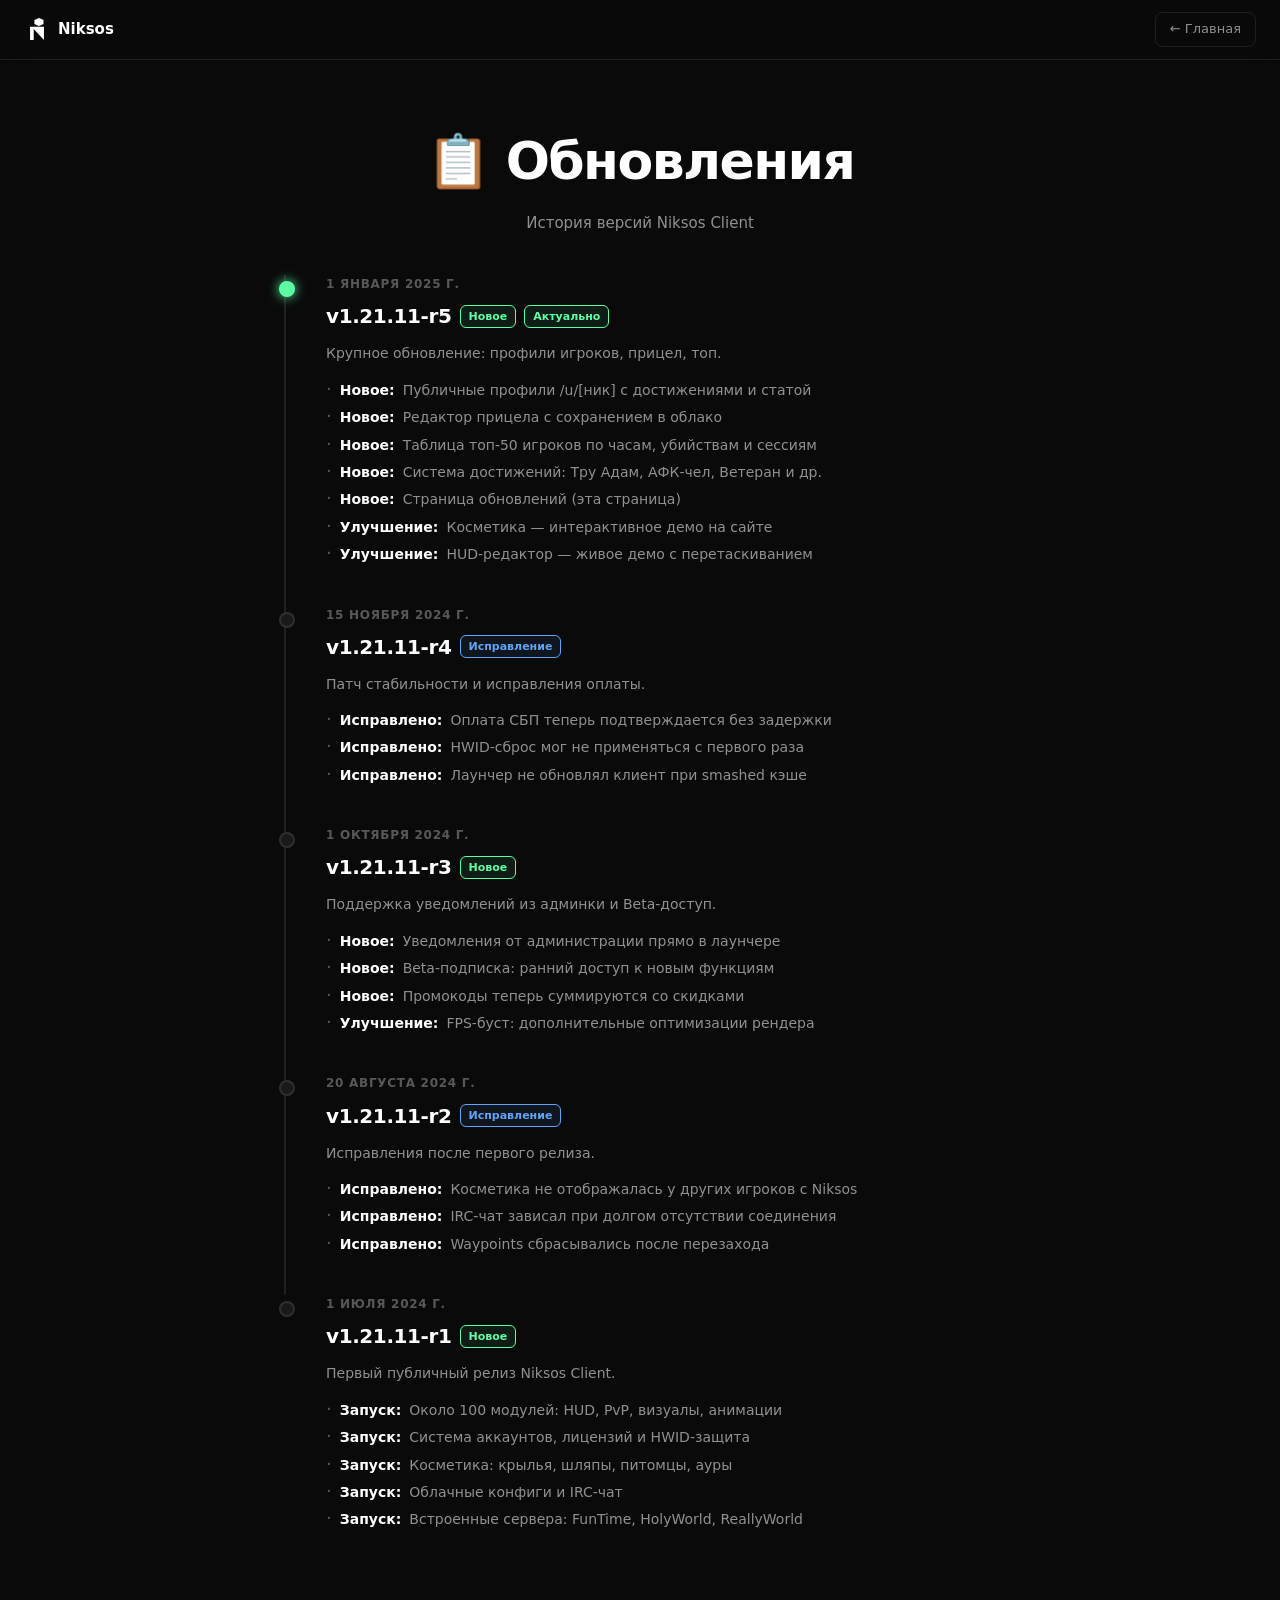
<file: changelog.html>
<!doctype html>
<html lang="ru">
<head>
<meta charset="utf-8">
<meta name="viewport" content="width=device-width,initial-scale=1">
<title>Обновления — Niksos Client</title>
<link rel="icon" href="assets/favicon.png?v=20">
<style>
:root{--bg:#0a0a0a;--surface:#111;--surface2:#1a1a1a;--line:rgba(255,255,255,.09);--text:#fff;--muted:rgba(255,255,255,.55);--dim:rgba(255,255,255,.32);--green:#5dffa5;--yellow:#ffd855;--r:14px;}
*{box-sizing:border-box;margin:0;padding:0}
body{background:var(--bg);color:var(--text);font:15px/1.6 system-ui,-apple-system,"Segoe UI",Roboto,Arial,sans-serif;-webkit-font-smoothing:antialiased}
a{color:inherit;text-decoration:none}
.wrap{max-width:760px;margin:0 auto;padding:0 24px}
.nav{position:fixed;top:0;left:0;right:0;z-index:50;display:flex;align-items:center;gap:8px;padding:12px 24px;background:rgba(10,10,10,.8);backdrop-filter:blur(16px);border-bottom:1px solid var(--line)}
.nav .brand{display:flex;align-items:center;gap:8px;font-weight:800}
.nav .brand img{width:26px;height:26px;border-radius:6px}
.nav a.back{margin-left:auto;font-size:13px;color:var(--muted);border:1px solid var(--line);border-radius:8px;padding:6px 14px;transition:.2s}
.nav a.back:hover{color:#fff;background:rgba(255,255,255,.07)}
.page{padding:80px 0 80px}
.head{padding:40px 0 40px;text-align:center}
.head h1{font-size:clamp(28px,5vw,52px);font-weight:900;letter-spacing:-.03em;margin-bottom:8px}
.head p{color:var(--muted)}

/* timeline */
.timeline{display:flex;flex-direction:column;gap:0}
.entry{position:relative;padding:0 0 40px 40px;border-left:2px solid var(--line)}
.entry:last-child{border-left-color:transparent}
.entry::before{content:"";position:absolute;left:-7px;top:6px;width:12px;height:12px;border-radius:50%;background:var(--surface2);border:2px solid var(--line)}
.entry.latest::before{background:var(--green);border-color:var(--green);box-shadow:0 0 12px var(--green)}
.entry .date{font-size:12px;color:var(--dim);font-weight:600;letter-spacing:.06em;text-transform:uppercase;margin-bottom:6px}
.entry .ver{display:inline-flex;align-items:center;gap:8px;margin-bottom:10px}
.entry .ver .vtag{font-size:20px;font-weight:900;letter-spacing:-.02em}
.entry .ver .badge{display:inline-flex;padding:2px 8px;border-radius:6px;font-size:11px;font-weight:700;border:1px solid}
.badge.new{color:var(--green);border-color:rgba(93,255,165,.3);background:rgba(93,255,165,.08)}
.badge.fix{color:#60a5fa;border-color:rgba(96,165,250,.3);background:rgba(96,165,250,.08)}
.badge.beta{color:var(--yellow);border-color:rgba(255,216,85,.3);background:rgba(255,216,85,.08)}
.entry .desc{color:var(--muted);font-size:14px;margin-bottom:14px}
.changes{list-style:none;display:flex;flex-direction:column;gap:5px}
.changes li{display:flex;align-items:baseline;gap:8px;font-size:14px}
.changes li::before{content:"·";color:var(--dim);font-size:18px;line-height:1;flex:none}
.changes li b{font-weight:700;color:#fff}
.changes li span{color:var(--muted)}
</style>
</head>
<body>
<nav class="nav">
  <a class="brand" href="index.html"><img src="assets/logo-white.svg?v=20" alt="">Niksos</a>
  <a class="back" href="index.html">← Главная</a>
</nav>

<div class="page"><div class="wrap">
  <div class="head">
    <h1>📋 Обновления</h1>
    <p>История версий Niksos Client</p>
  </div>

  <div class="timeline" id="timeline">
    <!-- Заполняется из JS — правь массив CHANGELOG ниже -->
  </div>
</div></div>

<script>
// ── ПРАВЬ ТОЛЬКО ЭТОТ МАССИВ ──────────────────────────────────
// type: "new" | "fix" | "beta"
// Первый элемент = самый свежий (автоматом получает метку "latest")
const CHANGELOG = [
  {
    version: '1.21.11-r5',
    date: '2025-01-01',
    type: 'new',
    desc: 'Крупное обновление: профили игроков, прицел, топ.',
    changes: [
      { tag: 'Новое', text: 'Публичные профили /u/[ник] с достижениями и статой' },
      { tag: 'Новое', text: 'Редактор прицела с сохранением в облако' },
      { tag: 'Новое', text: 'Таблица топ-50 игроков по часам, убийствам и сессиям' },
      { tag: 'Новое', text: 'Система достижений: Тру Адам, АФК-чел, Ветеран и др.' },
      { tag: 'Новое', text: 'Страница обновлений (эта страница)' },
      { tag: 'Улучшение', text: 'Косметика — интерактивное демо на сайте' },
      { tag: 'Улучшение', text: 'HUD-редактор — живое демо с перетаскиванием' },
    ]
  },
  {
    version: '1.21.11-r4',
    date: '2024-11-15',
    type: 'fix',
    desc: 'Патч стабильности и исправления оплаты.',
    changes: [
      { tag: 'Исправлено', text: 'Оплата СБП теперь подтверждается без задержки' },
      { tag: 'Исправлено', text: 'HWID-сброс мог не применяться с первого раза' },
      { tag: 'Исправлено', text: 'Лаунчер не обновлял клиент при smashed кэше' },
    ]
  },
  {
    version: '1.21.11-r3',
    date: '2024-10-01',
    type: 'new',
    desc: 'Поддержка уведомлений из админки и Beta-доступ.',
    changes: [
      { tag: 'Новое', text: 'Уведомления от администрации прямо в лаунчере' },
      { tag: 'Новое', text: 'Beta-подписка: ранний доступ к новым функциям' },
      { tag: 'Новое', text: 'Промокоды теперь суммируются со скидками' },
      { tag: 'Улучшение', text: 'FPS-буст: дополнительные оптимизации рендера' },
    ]
  },
  {
    version: '1.21.11-r2',
    date: '2024-08-20',
    type: 'fix',
    desc: 'Исправления после первого релиза.',
    changes: [
      { tag: 'Исправлено', text: 'Косметика не отображалась у других игроков с Niksos' },
      { tag: 'Исправлено', text: 'IRC-чат зависал при долгом отсутствии соединения' },
      { tag: 'Исправлено', text: 'Waypoints сбрасывались после перезахода' },
    ]
  },
  {
    version: '1.21.11-r1',
    date: '2024-07-01',
    type: 'new',
    desc: 'Первый публичный релиз Niksos Client.',
    changes: [
      { tag: 'Запуск', text: 'Около 100 модулей: HUD, PvP, визуалы, анимации' },
      { tag: 'Запуск', text: 'Система аккаунтов, лицензий и HWID-защита' },
      { tag: 'Запуск', text: 'Косметика: крылья, шляпы, питомцы, ауры' },
      { tag: 'Запуск', text: 'Облачные конфиги и IRC-чат' },
      { tag: 'Запуск', text: 'Встроенные сервера: FunTime, HolyWorld, ReallyWorld' },
    ]
  },
];
// ─────────────────────────────────────────────────────────────

const TYPE_LABEL = {new:'Новое',fix:'Исправление',beta:'Beta'};

const tl = document.getElementById('timeline');
CHANGELOG.forEach((e,i)=>{
  const el = document.createElement('div');
  el.className = 'entry' + (i===0?' latest':'');
  el.innerHTML = `
    <div class="date">${new Date(e.date).toLocaleDateString('ru',{day:'numeric',month:'long',year:'numeric'})}</div>
    <div class="ver">
      <span class="vtag">v${e.version}</span>
      <span class="badge ${e.type}">${TYPE_LABEL[e.type]||e.type}</span>
      ${i===0?'<span class="badge new">Актуально</span>':''}
    </div>
    ${e.desc?`<div class="desc">${e.desc}</div>`:''}
    <ul class="changes">
      ${e.changes.map(c=>`<li><b>${c.tag}:</b> <span>${c.text}</span></li>`).join('')}
    </ul>`;
  tl.appendChild(el);
});
</script>
</body>
</html>
</file>
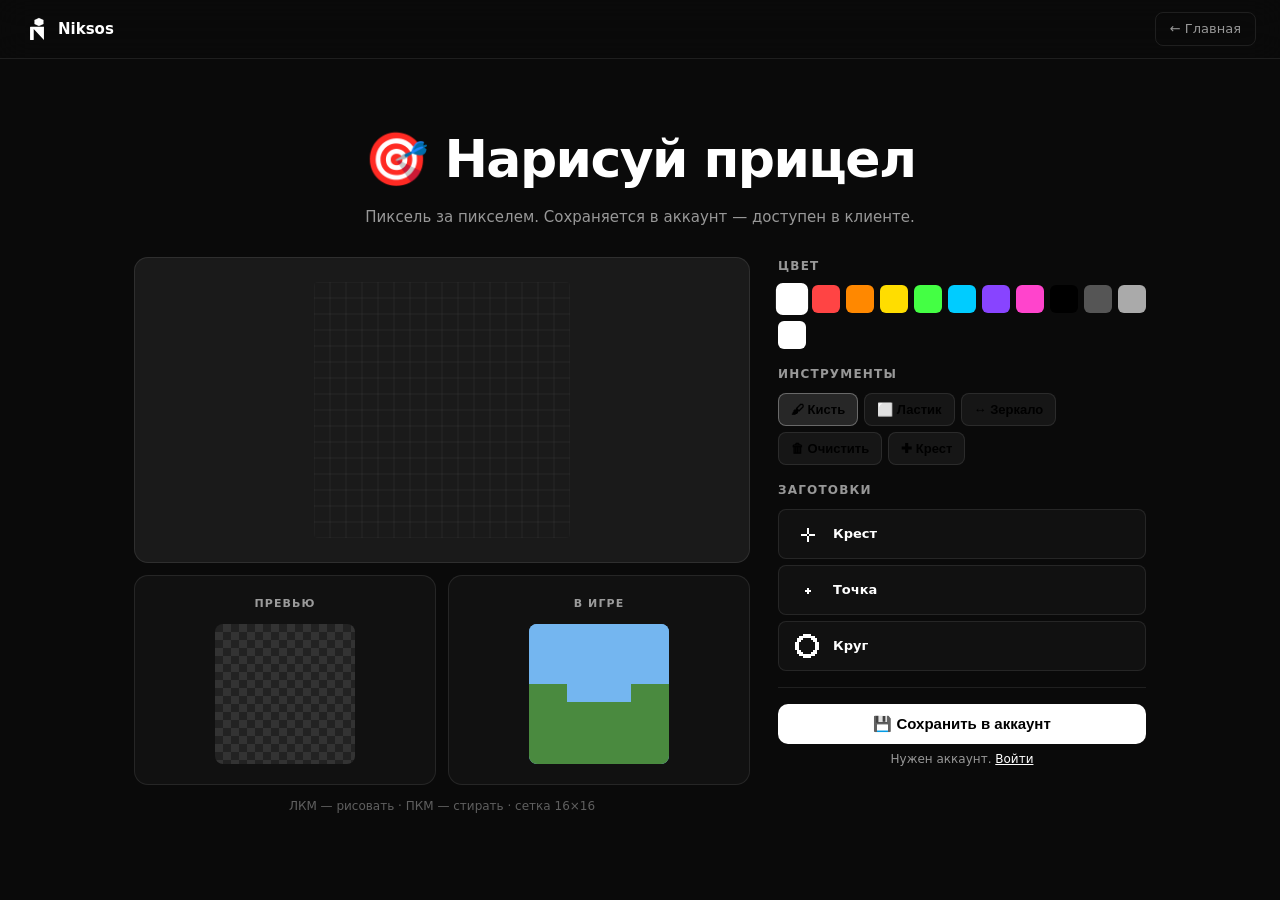
<file: crosshair.html>
<!doctype html>
<html lang="ru">
<head>
<meta charset="utf-8">
<meta name="viewport" content="width=device-width,initial-scale=1">
<title>Прицел — Niksos Client</title>
<link rel="icon" href="assets/favicon.png?v=20">
<style>
:root{
  --bg:#0a0a0a;--surface:#111;--surface2:#1a1a1a;--line:rgba(255,255,255,.09);
  --text:#fff;--muted:rgba(255,255,255,.58);--dim:rgba(255,255,255,.35);
  --yellow:#ffd855;--green:#5dffa5;--r:14px;
}
*{box-sizing:border-box;margin:0;padding:0}
body{background:var(--bg);color:var(--text);font:15px/1.5 system-ui,-apple-system,"Segoe UI",Roboto,Arial,sans-serif;-webkit-font-smoothing:antialiased}
a{color:inherit;text-decoration:none}
.wrap{max-width:1060px;margin:0 auto;padding:0 24px}
.nav{position:fixed;top:0;left:0;right:0;z-index:50;display:flex;align-items:center;gap:8px;padding:12px 24px;background:rgba(10,10,10,.8);backdrop-filter:blur(16px);border-bottom:1px solid var(--line)}
.nav .brand{display:flex;align-items:center;gap:8px;font-weight:800}
.nav .brand img{width:26px;height:26px;border-radius:6px}
.nav a.back{margin-left:auto;font-size:13px;color:var(--muted);border:1px solid var(--line);border-radius:8px;padding:6px 14px;transition:.2s}
.nav a.back:hover{color:#fff;background:rgba(255,255,255,.07)}

.page{padding:80px 0 60px}
.head{padding:40px 0 28px;text-align:center}
.head h1{font-size:clamp(28px,5vw,52px);font-weight:900;letter-spacing:-.03em;margin-bottom:8px}
.head p{color:var(--muted);font-size:15px}

/* layout */
.editor-wrap{display:grid;grid-template-columns:1fr auto;gap:28px;align-items:start}
@media(max-width:720px){.editor-wrap{grid-template-columns:1fr}}

/* canvas */
.canvas-container{display:flex;flex-direction:column;gap:12px}
.canvas-bg{display:flex;align-items:center;justify-content:center;border:1px solid var(--line);border-radius:var(--r);background:#1a1a1a;padding:24px;position:relative}
#cvEdit{image-rendering:pixelated;cursor:crosshair;border-radius:4px;touch-action:none}
.canvas-info{text-align:center;font-size:12px;color:var(--dim)}

/* preview */
.preview-box{display:flex;flex-direction:column;align-items:center;gap:12px;padding:20px;border:1px solid var(--line);border-radius:var(--r);background:var(--surface)}
.preview-box .lbl{font-size:11px;font-weight:700;letter-spacing:.1em;text-transform:uppercase;color:var(--muted)}
.preview-bg{width:140px;height:140px;border-radius:8px;display:flex;align-items:center;justify-content:center;position:relative;background:url('data:image/svg+xml,<svg xmlns="http://www.w3.org/2000/svg" width="16" height="16"><rect width="8" height="8" fill="%23222"/><rect x="8" y="8" width="8" height="8" fill="%23222"/><rect x="8" width="8" height="8" fill="%23333"/><rect y="8" width="8" height="8" fill="%23333"/></svg>')}
#cvPreview{image-rendering:pixelated}
.mc-preview{width:140px;height:140px;background:#74b6f0;border-radius:8px;display:flex;align-items:center;justify-content:center;position:relative;overflow:hidden}
.mc-preview::before{content:"";position:absolute;inset:0;background:url('data:image/svg+xml,<svg xmlns="http://www.w3.org/2000/svg" viewBox="0 0 140 140"><rect fill="%234a8a3f" width="140" height="80" y="60"/><rect fill="%2374b6f0" width="140" height="60"/></svg>')}
#cvMcPreview{image-rendering:pixelated;position:relative;z-index:1}

/* tools panel */
.panel{display:flex;flex-direction:column;gap:16px;min-width:200px}
.panel-section h3{font-size:12px;font-weight:700;letter-spacing:.1em;text-transform:uppercase;color:var(--muted);margin-bottom:10px}

/* color swatch */
.color-row{display:flex;flex-wrap:wrap;gap:6px;margin-bottom:8px}
.swatch{width:28px;height:28px;border-radius:6px;cursor:pointer;border:2px solid transparent;transition:.15s;flex:none}
.swatch:hover,.swatch.active{border-color:#fff;transform:scale(1.15)}
.custom-color{position:relative;width:28px;height:28px}
.custom-color input{position:absolute;inset:0;opacity:0;cursor:pointer;width:100%;height:100%}
.custom-color .swatch{pointer-events:none}

/* tool btns */
.tool-row{display:flex;gap:6px;flex-wrap:wrap}
.tbtn{display:inline-flex;align-items:center;justify-content:center;gap:5px;padding:8px 12px;border-radius:8px;font-size:13px;font-weight:600;border:1px solid var(--line);background:rgba(255,255,255,.05);cursor:pointer;transition:.15s;white-space:nowrap}
.tbtn:hover,.tbtn.active{background:rgba(255,255,255,.12);border-color:rgba(255,255,255,.3)}

/* presets */
.preset-row{display:flex;flex-direction:column;gap:6px}
.preset{display:flex;align-items:center;gap:10px;padding:8px 12px;border:1px solid var(--line);border-radius:8px;cursor:pointer;transition:.15s;background:var(--surface)}
.preset:hover{background:var(--surface2);border-color:rgba(255,255,255,.2)}
.preset canvas{image-rendering:pixelated;flex:none}
.preset .pname{font-size:13px;font-weight:600}

/* save panel */
.save-panel{border-top:1px solid var(--line);padding-top:16px}
.save-panel .note{font-size:12px;color:var(--dim);margin-top:8px}
.btn-save{width:100%;padding:11px;border-radius:10px;font-size:15px;font-weight:700;background:#fff;color:#000;border:none;cursor:pointer;transition:.15s}
.btn-save:hover{opacity:.88;transform:translateY(-1px)}
.btn-save:disabled{opacity:.4;cursor:not-allowed;transform:none}
.login-note{font-size:12px;color:var(--muted);text-align:center;margin-top:6px}
.login-note a{color:#fff;text-decoration:underline}

.toast{position:fixed;bottom:28px;left:50%;transform:translateX(-50%) translateY(60px);background:var(--surface2);border:1px solid var(--line);border-radius:10px;padding:12px 20px;font-size:14px;font-weight:600;transition:.3s;z-index:100;pointer-events:none;opacity:0}
.toast.show{transform:translateX(-50%) translateY(0);opacity:1}
</style>
</head>
<body>
<nav class="nav">
  <a class="brand" href="index.html"><img src="assets/logo-white.svg?v=20" alt="">Niksos</a>
  <a class="back" href="index.html">← Главная</a>
</nav>

<div class="page">
<div class="wrap">
  <div class="head">
    <h1>🎯 Нарисуй прицел</h1>
    <p>Пиксель за пикселем. Сохраняется в аккаунт — доступен в клиенте.</p>
  </div>

  <div class="editor-wrap">
    <!-- Canvas area -->
    <div class="canvas-container">
      <div class="canvas-bg">
        <canvas id="cvEdit" width="256" height="256" style="width:256px;height:256px"></canvas>
      </div>

      <div style="display:grid;grid-template-columns:1fr 1fr;gap:12px">
        <div class="preview-box">
          <div class="lbl">Превью</div>
          <div class="preview-bg"><canvas id="cvPreview" width="32" height="32" style="width:64px;height:64px"></canvas></div>
        </div>
        <div class="preview-box">
          <div class="lbl">В игре</div>
          <div class="mc-preview"><canvas id="cvMcPreview" width="32" height="32" style="width:64px;height:64px"></canvas></div>
        </div>
      </div>
      <div class="canvas-info">ЛКМ — рисовать · ПКМ — стирать · сетка 16×16</div>
    </div>

    <!-- Side panel -->
    <div class="panel">

      <div class="panel-section">
        <h3>Цвет</h3>
        <div class="color-row" id="colorRow">
          <!-- swatches via JS -->
        </div>
        <div class="custom-color">
          <div class="swatch" id="customSwatch" style="background:#ffffff"></div>
          <input type="color" id="customColor" value="#ffffff" title="Свой цвет">
        </div>
      </div>

      <div class="panel-section">
        <h3>Инструменты</h3>
        <div class="tool-row">
          <button class="tbtn active" id="tBrush" onclick="setTool('brush')">🖌 Кисть</button>
          <button class="tbtn" id="tEraser" onclick="setTool('eraser')">⬜ Ластик</button>
          <button class="tbtn" id="tMirror" onclick="toggleMirror()">↔ Зеркало</button>
        </div>
        <div class="tool-row" style="margin-top:6px">
          <button class="tbtn" onclick="clearCanvas()">🗑 Очистить</button>
          <button class="tbtn" onclick="fillCenter()">✚ Крест</button>
        </div>
      </div>

      <div class="panel-section">
        <h3>Заготовки</h3>
        <div class="preset-row" id="presetRow"></div>
      </div>

      <div class="save-panel">
        <button class="btn-save" id="btnSave" onclick="saveCrosshair()">💾 Сохранить в аккаунт</button>
        <div class="login-note">Нужен аккаунт. <a href="account.html">Войти</a></div>
        <div class="note" id="saveNote"></div>
      </div>

    </div>
  </div>
</div>
</div>

<div class="toast" id="toast"></div>

<script src="assets/config.js?v=13"></script>
<script src="assets/niksos-api.js?v=20"></script>
<script>
const GRID = 16, SCALE = 256/GRID;
const pixels = new Array(GRID*GRID).fill(null); // null = transparent

// ── Colors ──
const PALETTE = ['#ffffff','#ff4444','#ff8800','#ffdd00','#44ff44','#00ccff','#8844ff','#ff44cc','#000000','#555555','#aaaaaa'];
let currentColor = '#ffffff';
let tool = 'brush';
let mirror = false;

const colorRow = document.getElementById('colorRow');
PALETTE.forEach(c => {
  const s = document.createElement('div');
  s.className = 'swatch' + (c===currentColor?' active':'');
  s.style.background = c;
  s.onclick = () => { currentColor=c; updateActiveColor(); };
  colorRow.appendChild(s);
});

const customColor = document.getElementById('customColor');
const customSwatch = document.getElementById('customSwatch');
customColor.addEventListener('input', () => {
  currentColor = customColor.value;
  customSwatch.style.background = currentColor;
  updateActiveColor(true);
});

function updateActiveColor(isCustom=false) {
  document.querySelectorAll('.color-row .swatch').forEach(s=>{
    s.classList.toggle('active', s.style.background === currentColor || (isCustom && s===customSwatch));
  });
  if(!isCustom){customSwatch.style.background=currentColor;customColor.value=currentColor;}
}

function setTool(t) {
  tool = t;
  document.getElementById('tBrush').classList.toggle('active',t==='brush');
  document.getElementById('tEraser').classList.toggle('active',t==='eraser');
}

function toggleMirror() {
  mirror = !mirror;
  document.getElementById('tMirror').classList.toggle('active',mirror);
}

// ── Canvas ──
const cvEdit = document.getElementById('cvEdit');
const ctx = cvEdit.getContext('2d');
const cvPrev = document.getElementById('cvPreview');
const ctxP = cvPrev.getContext('2d');
const cvMc = document.getElementById('cvMcPreview');
const ctxM = cvMc.getContext('2d');

function draw() {
  ctx.clearRect(0,0,256,256);
  // grid
  ctx.strokeStyle = 'rgba(255,255,255,.06)';
  ctx.lineWidth=1;
  for(let i=0;i<=GRID;i++){
    ctx.beginPath();ctx.moveTo(i*SCALE,0);ctx.lineTo(i*SCALE,256);ctx.stroke();
    ctx.beginPath();ctx.moveTo(0,i*SCALE);ctx.lineTo(256,i*SCALE);ctx.stroke();
  }
  // pixels
  pixels.forEach((c,i)=>{
    if(!c) return;
    const x=(i%GRID)*SCALE, y=Math.floor(i/GRID)*SCALE;
    ctx.fillStyle=c;
    ctx.fillRect(x+1,y+1,SCALE-2,SCALE-2);
  });
  drawPreview();
}

function drawPreview() {
  ctxP.clearRect(0,0,32,32);
  ctxM.clearRect(0,0,32,32);
  // mc background
  ctxM.fillStyle='#74b6f0';ctxM.fillRect(0,0,32,32);
  ctxM.fillStyle='#4a8a3f';ctxM.fillRect(0,20,32,12);

  pixels.forEach((c,i)=>{
    if(!c) return;
    const px=i%GRID, py=Math.floor(i/GRID);
    ctxP.fillStyle=c;ctxP.fillRect(px*2,py*2,2,2);
    ctxM.fillStyle=c;ctxM.fillRect(px*2,py*2,2,2);
  });
}

function paintAt(x, y) {
  const px=Math.floor(x/SCALE), py=Math.floor(y/SCALE);
  if(px<0||px>=GRID||py<0||py>=GRID) return;
  const val = tool==='eraser' ? null : currentColor;
  pixels[py*GRID+px] = val;
  if(mirror) {
    const mx = GRID-1-px;
    pixels[py*GRID+mx] = val;
  }
  draw();
}

let painting=false;
cvEdit.addEventListener('mousedown', e=>{
  painting=true;
  if(e.button===2){tool_was=tool;setTool('eraser');}
  const r=cvEdit.getBoundingClientRect();
  paintAt((e.clientX-r.left)*(GRID*SCALE/r.width), (e.clientY-r.top)*(GRID*SCALE/r.height));
});
cvEdit.addEventListener('mousemove', e=>{
  if(!painting) return;
  const r=cvEdit.getBoundingClientRect();
  paintAt((e.clientX-r.left)*(GRID*SCALE/r.width), (e.clientY-r.top)*(GRID*SCALE/r.height));
});
cvEdit.addEventListener('mouseup', e=>{ painting=false; if(e.button===2&&tool_was){setTool(tool_was);tool_was=null;} });
cvEdit.addEventListener('contextmenu',e=>e.preventDefault());
let tool_was=null;

// Touch
cvEdit.addEventListener('touchstart',e=>{e.preventDefault();painting=true;handleTouch(e);},{passive:false});
cvEdit.addEventListener('touchmove',e=>{e.preventDefault();handleTouch(e);},{passive:false});
cvEdit.addEventListener('touchend',()=>{painting=false;});
function handleTouch(e){
  const t=e.touches[0];const r=cvEdit.getBoundingClientRect();
  paintAt((t.clientX-r.left)*(GRID*SCALE/r.width),(t.clientY-r.top)*(GRID*SCALE/r.height));
}

function clearCanvas() {
  pixels.fill(null);
  draw();
}

function fillCenter() {
  pixels.fill(null);
  const c=currentColor, mid=Math.floor(GRID/2);
  // крест
  for(let i=mid-3;i<=mid+3;i++){
    if(i<0||i>=GRID) continue;
    pixels[mid*GRID+i]=c;
    pixels[i*GRID+mid]=c;
  }
  pixels[mid*GRID+mid]=null; // gap в центре
  draw();
}

// ── Presets ──
const PRESETS = [
  { name:'Крест', data: (()=>{ const p=new Array(GRID*GRID).fill(null); const mid=Math.floor(GRID/2); for(let i=mid-3;i<=mid+3;i++){if(i>=0&&i<GRID){p[mid*GRID+i]='#fff';p[i*GRID+mid]='#fff';}} p[mid*GRID+mid]=null; return p; })() },
  { name:'Точка', data: (()=>{ const p=new Array(GRID*GRID).fill(null); const mid=Math.floor(GRID/2); p[mid*GRID+mid]='#fff'; p[mid*GRID+mid-1]='#fff'; p[(mid-1)*GRID+mid]='#fff'; p[mid*GRID+mid+1]='#fff'; p[(mid+1)*GRID+mid]='#fff'; return p; })() },
  { name:'Круг', data: (()=>{ const p=new Array(GRID*GRID).fill(null); const cx=7.5,cy=7.5,r=5; for(let y=0;y<GRID;y++) for(let x=0;x<GRID;x++){ const d=Math.sqrt((x-cx)**2+(y-cy)**2); if(d>r-0.8&&d<r+0.8) p[y*GRID+x]='#fff'; } return p; })() },
];

const presetRow = document.getElementById('presetRow');
PRESETS.forEach(pr=>{
  const el=document.createElement('div');
  el.className='preset';
  const pcv=document.createElement('canvas');
  pcv.width=16;pcv.height=16;pcv.style.cssText='width:32px;height:32px;image-rendering:pixelated';
  const pctx=pcv.getContext('2d');
  pr.data.forEach((c,i)=>{if(!c)return;const px=i%GRID,py=Math.floor(i/GRID);pctx.fillStyle=c;pctx.fillRect(px,py,1,1);});
  el.appendChild(pcv);
  const nm=document.createElement('div');nm.className='pname';nm.textContent=pr.name;
  el.appendChild(nm);
  el.onclick=()=>{ pr.data.forEach((c,i)=>pixels[i]=c); draw(); };
  presetRow.appendChild(el);
});

// ── Save ──
function toast(msg, ok=true) {
  const t=document.getElementById('toast');
  t.textContent=(ok?'✅ ':'❌ ')+msg;
  t.classList.add('show');
  setTimeout(()=>t.classList.remove('show'),2500);
}

async function saveCrosshair() {
  const btn=document.getElementById('btnSave');
  const note=document.getElementById('saveNote');
  // Получаем сессию из localStorage (кабинет)
  const name=localStorage.getItem('niksos_name');
  const hash=localStorage.getItem('niksos_hash');
  if(!name||!hash){
    note.textContent='Войди в кабинет, чтобы сохранить.';
    toast('Нужен вход в кабинет', false);
    return;
  }
  const data = JSON.stringify(
    pixels.map((c,i)=>c?{x:i%GRID,y:Math.floor(i/GRID),color:c}:null).filter(Boolean)
  );
  btn.disabled=true; btn.textContent='Сохраняю…';
  try {
    const C=window.NIKSOS;
    const r=await fetch(`${C.supabaseUrl}/rest/v1/rpc/niksos_crosshair_save`,{
      method:'POST',
      headers:{'Content-Type':'application/json','apikey':C.supabaseKey},
      body:JSON.stringify({p_name:name,p_pass:hash,p_data:data})
    });
    const res=await r.json();
    if(res==='ok'){ toast('Прицел сохранён!'); note.textContent=''; }
    else { toast('Ошибка: '+res, false); }
  } catch(e){ toast('Сетевая ошибка', false); }
  btn.disabled=false; btn.textContent='💾 Сохранить в аккаунт';
}

draw();
</script>
</body>
</html>
</file>
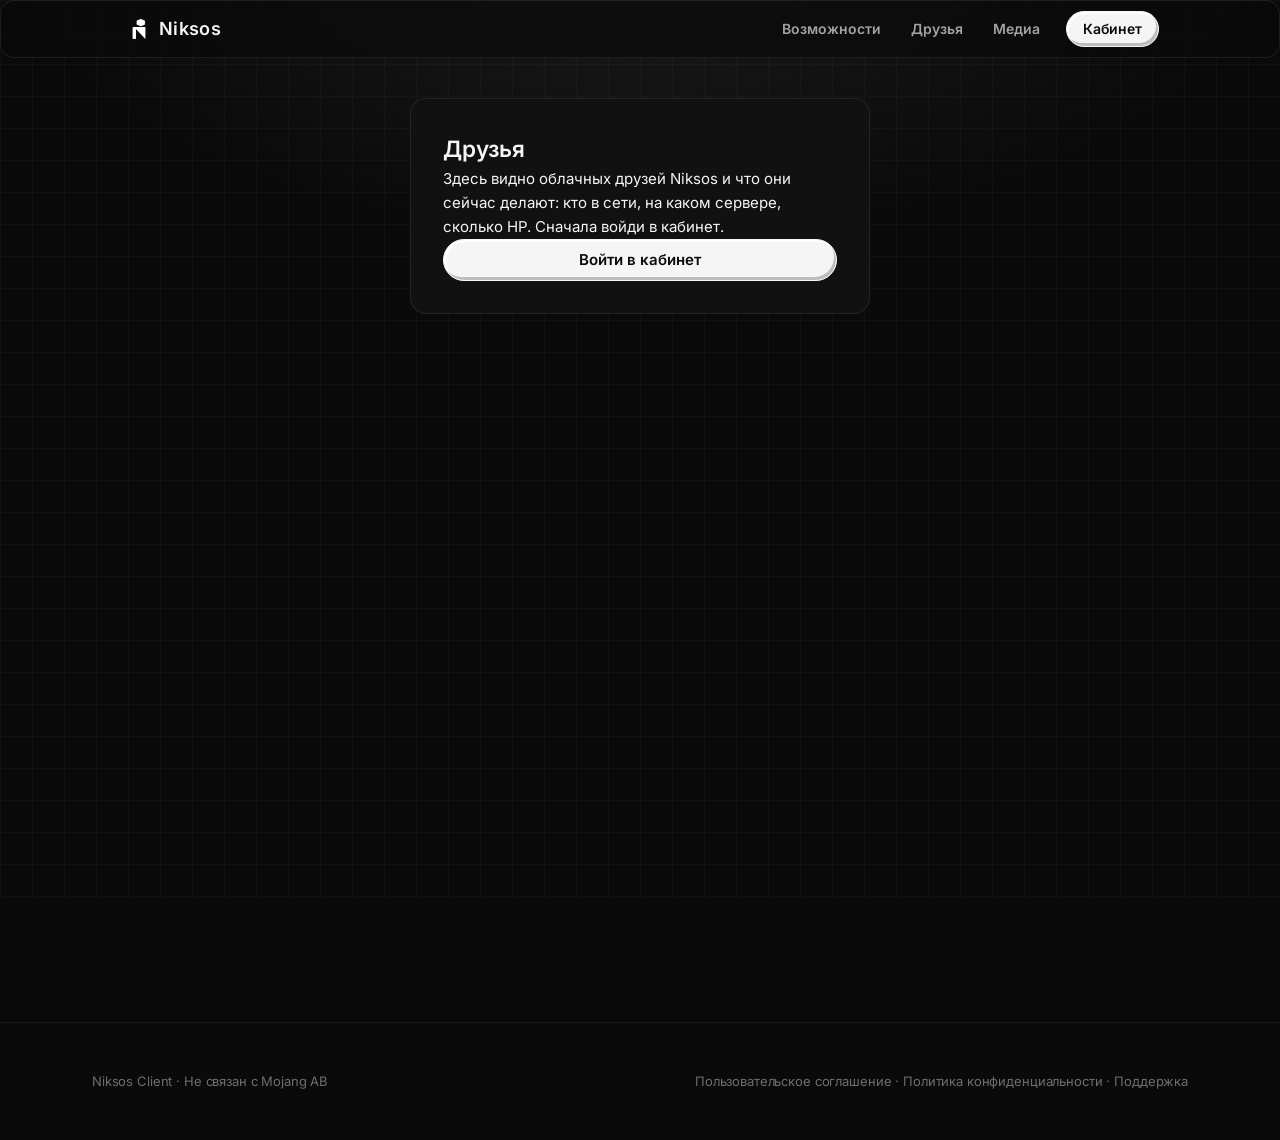
<file: friends.html>
<!doctype html>
<html lang="ru">
<head>
<meta charset="utf-8">
<meta name="viewport" content="width=device-width, initial-scale=1">
<title>Друзья — Niksos Client</title>
<link rel="icon" href="assets/favicon.png?v=20">
<style>
:root{
  --bg:#0a0a0a; --surface:#111111; --surface2:#171717; --line:rgba(255,255,255,.09);
  --text:#fff; --muted:rgba(255,255,255,.64); --dim:rgba(255,255,255,.42);
  --violet:#ffffff; --blue:#bfbfbf; --pink:#d9d9d9;
  --grad:#f2f2f2;
  --r:16px;
}
*{box-sizing:border-box;margin:0;padding:0}
html{scroll-behavior:smooth}
body{background:var(--bg);color:var(--text);font:16px/1.5 system-ui,-apple-system,"Segoe UI",Roboto,Arial,sans-serif;-webkit-font-smoothing:antialiased;overflow-x:hidden}
a{color:inherit;text-decoration:none}
img{display:block;max-width:100%}
.wrap{max-width:1160px;margin:0 auto;padding:0 32px}
.grad{color:inherit}
.eyebrow{display:inline-flex;align-items:center;gap:10px;font-size:12px;font-weight:700;letter-spacing:.14em;text-transform:uppercase;color:var(--violet)}
.eyebrow::before{content:"";width:24px;height:1px;background:currentColor}
.center .eyebrow::after{content:"";width:24px;height:1px;background:currentColor}
h2{font-size:clamp(36px,5.6vw,68px);line-height:.98;font-weight:900;letter-spacing:-.035em;text-transform:uppercase;margin:16px 0 16px}
.lead{color:var(--muted);max-width:560px}
.center{text-align:center}.center .lead{margin:0 auto}
section{padding:112px 0 0}

/* nav */
.nav{white-space:nowrap;max-width:calc(100vw - 24px);width:max-content;position:fixed;top:16px;left:0;right:0;margin:0 auto;z-index:50;display:flex;align-items:center;gap:4px;padding:6px;border:1px solid var(--line);border-radius:14px;background:rgba(12,12,12,.62);backdrop-filter:blur(16px);-webkit-backdrop-filter:blur(16px)}
.nav .brand{display:flex;align-items:center;gap:8px;padding:0 12px 0 6px;font-weight:800}
.nav .brand img{width:28px;height:28px;border-radius:8px}
.nav a.l{padding:10px 14px;border-radius:10px;font-size:14px;color:var(--muted);transition:.2s}
.nav a.l:hover{color:#fff;background:rgba(255,255,255,.06)}
.btn{display:inline-flex;align-items:center;justify-content:center;gap:8px;min-height:44px;padding:0 20px;border-radius:12px;font-weight:700;font-size:15px;transition:transform .2s, box-shadow .2s, background .2s}
.btn.primary{background:var(--grad);box-shadow:0 8px 30px -8px rgba(255,255,255,.7)}
.btn.primary:hover{transform:translateY(-2px);box-shadow:0 12px 36px -8px rgba(255,255,255,.9)}
.btn.ghost{border:1px solid var(--line);background:rgba(255,255,255,.04)}
.btn.ghost:hover{background:rgba(255,255,255,.09)}
.nav .btn{min-height:38px;padding:0 16px;font-size:14px;border-radius:10px}
a:focus-visible,.btn:focus-visible{outline:2px solid var(--violet);outline-offset:3px}

/* hero */
.hero{position:relative;min-height:100vh;min-height:100svh;display:flex;align-items:center;justify-content:center;text-align:center;padding:120px 24px 80px;overflow:hidden}
.hero::after{content:"";position:absolute;inset:0;background:radial-gradient(60% 50% at 50% 38%,rgba(255,255,255,.28),transparent 70%),linear-gradient(180deg,rgba(10,10,10,.2) 0%,rgba(10,10,10,.55) 55%,var(--bg) 100%)}
.hero .in{position:relative;z-index:2;max-width:860px}
.logo{width:min(220px,46vw);aspect-ratio:1;margin:0 auto 20px;border-radius:44px;overflow:hidden;box-shadow:0 0 80px -10px rgba(255,255,255,.75),0 0 0 1px rgba(255,255,255,.08);animation:float 6s ease-in-out infinite}
.logo img{width:100%;height:100%;object-fit:cover}
@keyframes float{50%{transform:translateY(-10px)}}
.badge{display:inline-flex;align-items:center;gap:8px;padding:6px 12px;border:1px solid var(--line);border-radius:999px;background:rgba(255,255,255,.05);font-size:13px;color:var(--muted);margin-bottom:22px}
.badge b{color:#fff;font-weight:700}
.dot{width:8px;height:8px;border-radius:50%;background:#5dffa5;box-shadow:0 0 10px #5dffa5}
.hero h1{font-size:clamp(44px,7.4vw,92px);line-height:.98;font-weight:900;letter-spacing:-.04em}
.hero p{color:var(--muted);font-size:18px;max-width:560px;margin:22px auto 32px}
.cta{display:flex;gap:12px;justify-content:center;flex-wrap:wrap}
.scroll{margin-top:44px;font-size:11px;letter-spacing:.2em;color:var(--dim);text-transform:uppercase}

/* bento */
.bento{display:grid;grid-template-columns:repeat(3,1fr);grid-auto-rows:minmax(200px,auto);gap:16px;margin-top:48px}
.card{position:relative;overflow:hidden;border:1px solid var(--line);border-radius:var(--r);background:linear-gradient(160deg,var(--surface2),var(--surface));padding:24px;display:flex;flex-direction:column;justify-content:flex-end;transition:transform .35s, border-color .35s}
.card:hover{transform:translateY(-4px);border-color:rgba(255,255,255,.45)}
.card .ph{position:absolute;inset:0;background-size:cover;background-position:center;transition:transform .8s}
.card:hover .ph{transform:scale(1.05)}
.card.img::before{content:"";position:absolute;inset:0;z-index:1;background:linear-gradient(180deg,rgba(10,10,10,0) 30%,rgba(10,10,10,.8) 62%,rgba(10,10,10,.96) 100%)}
.card>*:not(.ph){position:relative;z-index:2}
.tag{align-self:flex-start;font-size:11px;font-weight:800;letter-spacing:.12em;text-transform:uppercase;color:#fff;padding:4px 8px;border-radius:6px;background:rgba(255,255,255,.28);border:1px solid rgba(255,255,255,.45);margin-bottom:12px}
.card h3{font-size:22px;line-height:1.15;font-weight:800;letter-spacing:-.02em}
.card p{color:var(--muted);font-size:14px;margin-top:6px;max-width:440px}
.ico{position:absolute!important;top:22px;right:22px;color:#e6e6e6;line-height:0;filter:none}
.glow::after{content:"";position:absolute;width:260px;height:260px;right:-80px;top:-80px;border-radius:50%;background:radial-gradient(circle,rgba(255,255,255,.35),transparent 70%);z-index:0}
.c-a{grid-column:span 4;grid-row:span 2}.c-b{grid-column:span 2}.c-c{grid-column:span 2}
.c-d{grid-column:span 3;grid-row:span 2}.c-e{grid-column:span 3}.c-f{grid-column:span 3}
.chips{display:flex;flex-wrap:wrap;gap:6px;margin-top:12px}
.chips span{font-size:12px;color:var(--muted);padding:4px 8px;border-radius:6px;background:rgba(255,255,255,.06);border:1px solid var(--line)}

/* cosmetics */
.cos{margin-top:48px}
.cos .shot{border-radius:20px;overflow:hidden;border:1px solid var(--line);box-shadow:0 30px 80px -30px rgba(255,255,255,.6);aspect-ratio:3/4}
.cos .shot img{width:100%;height:100%;object-fit:cover}
.list{display:grid;grid-template-columns:1fr 1fr;gap:12px}
.list .note{grid-column:1/-1}
.item{display:grid;grid-template-columns:56px 1fr;gap:16px;align-items:start;padding:20px;border:1px solid var(--line);border-radius:var(--r);background:var(--surface);transition:border-color .3s, background .3s}
.item:hover{border-color:rgba(255,255,255,.45);background:var(--surface2)}
.num{font-size:28px;font-weight:900;letter-spacing:-.04em;line-height:1}
.item h3{font-size:18px;font-weight:800}
.item p{color:var(--muted);font-size:14px;margin-top:2px}
.note{margin-top:8px;font-size:14px;color:var(--dim)}

/* stats */
.stats{display:grid;grid-template-columns:repeat(3,1fr);gap:16px;margin-top:48px}
.stat{padding:32px 24px;border:1px solid var(--line);border-radius:var(--r);background:radial-gradient(120% 120% at 50% 0%,rgba(255,255,255,.14),transparent 60%),var(--surface);text-align:center}
.stat b{display:block;font-size:clamp(40px,5vw,60px);font-weight:900;letter-spacing:-.04em;line-height:1}
.stat span{display:block;color:var(--muted);font-size:14px;margin-top:8px}

/* steps */
.steps{display:grid;grid-template-columns:repeat(3,1fr);gap:16px;margin-top:48px}
.step{position:relative;min-height:280px;padding:24px;border:1px solid var(--line);border-radius:var(--r);background:linear-gradient(180deg,var(--surface2),var(--surface));display:flex;flex-direction:column;overflow:hidden}
.step .k{display:flex;justify-content:space-between;font-size:11px;font-weight:800;letter-spacing:.14em;text-transform:uppercase;color:var(--dim)}
.step .k i{font-style:normal;color:var(--violet)}
.step .big{font-size:96px;font-weight:900;letter-spacing:-.06em;line-height:1;margin:16px 0 8px;color:transparent;-webkit-text-stroke:1px rgba(255,255,255,.18)}
.step h3{font-size:22px;font-weight:800;margin-top:24px}
.step p{color:var(--muted);font-size:14px;margin-top:6px}
kbd{white-space:nowrap;font:600 13px/1 ui-monospace,Consolas,monospace;padding:3px 7px;border-radius:6px;background:rgba(255,255,255,.1);border:1px solid var(--line);color:#fff}

/* final cta */
.final{margin-top:112px;position:relative;overflow:hidden;border:1px solid var(--line);border-radius:24px;padding:72px 32px;text-align:center;background:radial-gradient(70% 90% at 50% 0%,rgba(255,255,255,.35),transparent 70%),var(--surface)}
.final h2{margin-top:0}
.final p{color:var(--muted);margin:0 auto 28px;max-width:520px}
footer{padding:48px 0;margin-top:64px;border-top:1px solid var(--line);color:var(--dim);font-size:14px}
footer .wrap{display:flex;justify-content:space-between;gap:16px;flex-wrap:wrap}

/* reveal */
.rv{opacity:0;transform:translateY(24px);transition:opacity .8s ease, transform .8s ease}
.rv.on{opacity:1;transform:none}

@media (max-width:900px){
  .bento{grid-template-columns:1fr 1fr}
  .list{grid-template-columns:1fr}
  .steps,.stats{grid-template-columns:1fr}
  .step{min-height:0}.step .big{font-size:72px;margin-bottom:8px}
}
@media (max-width:640px){
  .wrap{padding:0 20px}
  .nav a.l{display:none}
  .bento{grid-template-columns:1fr;grid-auto-rows:auto}
  .card{min-height:220px}
  .c-a,.c-b,.c-c,.c-d,.c-e,.c-f{grid-column:span 1;grid-row:span 1}
  .c-a,.c-d{min-height:400px}
  .nav .brand{padding-right:8px}
  section{padding-top:80px}
  .final{padding:48px 20px}
}
@media (prefers-reduced-motion:reduce){
  *{animation:none!important;transition:none!important;scroll-behavior:auto!important}
  .rv{opacity:1;transform:none}
}

/* pricing */
.plans{display:grid;grid-template-columns:repeat(4,1fr);gap:16px;margin-top:48px;text-align:left}
.plan{position:relative;display:flex;flex-direction:column;padding:28px 24px 24px;border:1px solid var(--line);border-radius:var(--r);background:linear-gradient(180deg,var(--surface2),var(--surface));transition:transform .3s,border-color .3s}
.plan:hover{transform:translateY(-4px);border-color:rgba(255,255,255,.45)}
.plan.hot{border-color:rgba(255,255,255,.7);background:radial-gradient(120% 80% at 50% 0%,rgba(255,255,255,.22),transparent 60%),var(--surface2);box-shadow:0 20px 60px -30px rgba(255,255,255,.8)}
.plan .pt{font-size:14px;font-weight:700;color:var(--muted);text-transform:uppercase;letter-spacing:.12em}
.plan .price{font-size:48px;font-weight:900;letter-spacing:-.04em;line-height:1;margin:16px 0 4px}
.plan .price small{font-size:22px;font-weight:800;margin-left:4px}
.plan .per{font-size:14px;color:var(--dim);min-height:21px}
.plan ul{list-style:none;margin:20px 0 24px;display:flex;flex-direction:column;gap:8px;font-size:14px;color:var(--muted)}
.plan li::before{content:"✓";color:var(--violet);font-weight:800;margin-right:8px}
.plan .btn{margin-top:auto;width:100%}
.ribbon{position:absolute;top:-11px;left:24px;font-size:11px;font-weight:800;letter-spacing:.1em;text-transform:uppercase;padding:4px 10px;border-radius:6px;background:var(--grad)}
.subnote{margin-top:24px;color:var(--muted);font-size:14px}
.subnote a{color:#e6e6e6;text-decoration:underline;text-underline-offset:3px}
@media (max-width:1000px){.plans{grid-template-columns:1fr 1fr}}
@media (max-width:560px){.plans{grid-template-columns:1fr}}
.buy{display:grid;grid-template-columns:repeat(4,1fr);gap:10px;margin-top:6px}@media(max-width:760px){.buy{grid-template-columns:1fr 1fr}}.buy .btn{justify-content:center;width:100%}.buy .btn.pick{outline:2px solid #ffffff;outline-offset:2px}
</style>
<style>
.acc{min-height:100vh;min-height:100svh;padding:120px 0 64px;position:relative}
.acc::before{content:"";position:absolute;inset:0;background:radial-gradient(50% 40% at 50% 0%,rgba(255,255,255,.25),transparent 70%);pointer-events:none}
.acc .wrap{position:relative;max-width:980px}
.box{border:1px solid var(--line);border-radius:20px;background:linear-gradient(180deg,var(--surface2),var(--surface));padding:32px}
.auth{max-width:440px;margin:0 auto}
.auth h1,.dash h1{font-size:clamp(32px,4.4vw,44px);font-weight:900;letter-spacing:-.035em;line-height:1.05}
.auth .sub{color:var(--muted);margin:8px 0 24px;font-size:15px}
.tabs{display:grid;grid-template-columns:1fr 1fr;gap:4px;padding:4px;border:1px solid var(--line);border-radius:12px;background:rgba(0,0,0,.25);margin-bottom:24px}
.tabs button{min-height:40px;border:0;border-radius:9px;background:transparent;color:var(--muted);font:600 14px/1 inherit;cursor:pointer}
.tabs button[aria-selected="true"]{background:rgba(255,255,255,.22);color:#fff}
label{display:block;font-size:13px;font-weight:600;color:var(--muted);margin:0 0 6px}
.field{margin-bottom:16px}
input{width:100%;min-height:48px;padding:0 14px;border-radius:12px;border:1px solid var(--line);background:rgba(0,0,0,.3);color:#fff;font:16px/1 inherit;outline:none;transition:border-color .2s, box-shadow .2s}
input:focus{border-color:var(--violet);box-shadow:0 0 0 3px rgba(255,255,255,.2)}
input.key{font-family:ui-monospace,Consolas,monospace;letter-spacing:.06em;text-transform:uppercase}
button.btn{border:0;cursor:pointer;color:#fff;font-family:inherit}
button.btn:disabled{opacity:.5;cursor:not-allowed;transform:none!important;box-shadow:none!important}
.full{width:100%}
.msg{min-height:22px;margin-top:14px;font-size:14px;color:var(--muted)}
.msg.err{color:#ff8a9a}.msg.ok{color:#7dffb4}
.hint{margin-top:20px;font-size:13px;color:var(--dim)}
.dash{display:none}
.top{display:flex;justify-content:space-between;align-items:flex-end;gap:16px;flex-wrap:wrap;margin-bottom:24px}
.top .who{color:var(--muted);font-size:15px;margin-top:6px}
.grid2{display:grid;grid-template-columns:1.1fr 1fr;gap:16px}
.status{display:flex;flex-direction:column;gap:6px}
.pill{align-self:flex-start;display:inline-flex;align-items:center;gap:8px;font-size:12px;font-weight:800;letter-spacing:.1em;text-transform:uppercase;padding:6px 10px;border-radius:8px;border:1px solid var(--line);background:rgba(255,255,255,.05)}
.pill .d{width:8px;height:8px;border-radius:50%;background:#ff6b81;box-shadow:0 0 10px #ff6b81}
.pill.on .d{background:#5dffa5;box-shadow:0 0 10px #5dffa5}
.status .big{font-size:clamp(30px,4vw,40px);font-weight:900;letter-spacing:-.03em;line-height:1.1;margin-top:12px}
.status .small{color:var(--muted);font-size:14px}
.status .btn{margin-top:20px}
.box h2{font-size:20px;font-weight:800;letter-spacing:-.01em;text-transform:none;margin:0 0 4px;line-height:1.2}
.box .desc{color:var(--muted);font-size:14px;margin-bottom:16px}
.hist{margin-top:16px}
.hist table{width:100%;border-collapse:collapse;font-size:14px}
.hist td,.hist th{padding:10px 0;border-bottom:1px solid var(--line);text-align:left}
.hist th{color:var(--dim);font-weight:600;font-size:12px;text-transform:uppercase;letter-spacing:.1em}
.hist .empty{color:var(--dim);font-size:14px;padding:12px 0}
.linkbtn{background:none;border:0;color:var(--muted);font:600 14px/1 inherit;cursor:pointer;padding:12px 4px;text-decoration:underline;text-underline-offset:3px}
.linkbtn:hover{color:#fff}
.spin{width:16px;height:16px;border-radius:50%;border:2px solid rgba(255,255,255,.35);border-top-color:#fff;animation:sp .8s linear infinite;display:none}
.busy .spin{display:inline-block}
@keyframes sp{to{transform:rotate(360deg)}}
@media (max-width:760px){.grid2{grid-template-columns:1fr}.box{padding:24px 20px}}
</style>
<style>
@font-face{font-family:Pix;font-weight:400;font-display:swap;src:url(assets/tiny5.ttf?v=13) format("truetype")}
@font-face{font-family:Inter;font-weight:400;font-display:swap;src:url(assets/inter-cyr-400.ttf?v=13) format("truetype");unicode-range:U+0400-045F,U+2116}
@font-face{font-family:Inter;font-weight:600;font-display:swap;src:url(assets/inter-cyr-600.ttf?v=13) format("truetype");unicode-range:U+0400-045F,U+2116}
@font-face{font-family:Inter;font-weight:400;font-display:swap;src:url(assets/inter-400.ttf?v=13) format("truetype")}
@font-face{font-family:Inter;font-weight:600;font-display:swap;src:url(assets/inter-600.ttf?v=13) format("truetype")}
/* Кабинет и админка в стиле интерфейса Minecraft */
body{--bg:#0a0a0a;--surface:rgba(14,14,14,.94);--surface2:rgba(14,14,14,.94);--line:#262626;--text:#fff;--muted:#bdbdbd;--dim:#9a9a9a;--violet:#d0d0d0;--grad:#f2f2f2;color:#fff;font:15px/1.6 Inter,system-ui,"Segoe UI",Arial,sans-serif;background:#0a0a0a url(assets/dirt.png?v=13) 0 0/64px 64px}
body::before{content:"";position:fixed;inset:0;background:url(assets/dirt.png?v=13) 0 0/64px 64px;image-rendering:pixelated;z-index:-1}
body .grad{color:#ffffff;background:none}
body .nav{position:sticky;top:0;width:auto;max-width:none;margin:0;border:0;border-bottom:2px solid #000;border-radius:0;background:rgba(0,0,0,.6);backdrop-filter:none;-webkit-backdrop-filter:none;padding:10px max(24px,calc((100vw - 1040px)/2));gap:22px}
body .nav .brand{margin-right:auto;font-family:Pix,monospace;font-size:22px;font-weight:400;text-shadow:3px 3px 0 #3f3f3f}
body .nav .brand img{width:28px;height:28px;border-radius:0}
body .nav a.l{font-family:Pix,monospace;font-size:19px;color:#d0d0d0;text-shadow:2px 2px 0 #2a2a2a;padding:4px;background:none!important}
body .nav a.l:hover{color:#ffffff}
body .btn,body button.btn{font-family:Pix,monospace;font-size:19px;font-weight:400;color:#e0e0e0;text-shadow:2px 2px 0 #383838;background:#6f6f6f;border:2px solid #000;border-radius:0;box-shadow:inset 2px 2px 0 #a8a8a8,inset -2px -3px 0 #4a4a4a!important;transform:none!important;min-height:42px}
body .btn:hover{background:#2b2b2b;border-color:#fff;color:#ffffff;box-shadow:inset 2px 2px 0 #4a4a4a,inset -2px -3px 0 #1a1a1a!important}
body .btn.primary{background:#f2f2f2;box-shadow:inset 2px 2px 0 #ffffff,inset -2px -3px 0 #bdbdbd!important}
body .btn.primary:hover{background:#ffffff;border-color:#fff}
body .btn.ghost{background:#6f6f6f}
body button.btn:disabled{opacity:.55}
body .acc{padding:40px 0 64px}
body .acc::before{display:none}
body .box{border-radius:0;background:rgba(14,14,14,.94);border:2px solid transparent;border-image:linear-gradient(#3a3a3a,#1f1f1f) 1;padding:24px}
body .auth h1,body .dash h1,body .box h2{font-family:Pix,monospace;font-weight:400;letter-spacing:.02em;text-shadow:3px 3px 0 #3f3f3f}
body .auth h1,body .dash h1{font-size:44px}
body .box h2{font-size:26px}
body .tabs{border-radius:0;background:#000;border:2px solid #000;padding:2px}
body .tabs button{border-radius:0;font-family:Pix,monospace;font-size:19px;font-weight:400;color:#bbb}
body .tabs button[aria-selected="true"]{background:#6f6f6f;color:#fff;box-shadow:inset 2px 2px 0 #a8a8a8,inset -2px -3px 0 #4a4a4a}
body input,body select{border-radius:0;min-height:44px;background:#000;border:2px solid #a0a0a0;color:#fff}
body input:focus{box-shadow:none;border-color:#fff}
body label{color:#bdbdbd}
body .pill{font-family:Pix,monospace;font-size:17px;font-weight:400;letter-spacing:0;text-transform:none;border-radius:0;background:#000;border:2px solid #333}
body .pill .d,body .pill.on .d{box-shadow:none;border-radius:0}
body .status .big{font-family:Pix,monospace;font-size:34px;font-weight:400;letter-spacing:0;text-shadow:3px 3px 0 #3f3f3f}
body .hist th,body .tbl th{text-transform:none;letter-spacing:0;font-size:12px;color:#aaa}
body .hist td,body .hist th,body .tbl td,body .tbl th{border-color:#262626}
body .stat .v{font-family:Pix,monospace;font-size:34px;font-weight:400;letter-spacing:0;color:#d9d9d9;text-shadow:3px 3px 0 #000000}
body .tag{letter-spacing:0;text-transform:none;border-radius:0}
body .msg.ok{color:#d9d9d9}body .msg.err{color:#ff5555}
body .linkbtn{color:#e6e6e6}
body a[style*="underline"],body .hint a,body .desc a{color:#e6e6e6}
</style>
<link rel="stylesheet" href="assets/mono.css?v=20">
<style>
.fr-top{display:flex;justify-content:space-between;align-items:flex-end;gap:16px;flex-wrap:wrap;margin-bottom:18px}
.fr-top h1{font-size:clamp(30px,4vw,44px);line-height:1}
.me{display:flex;gap:8px;flex-wrap:wrap;align-items:center;color:var(--muted);font-size:14px;margin-top:8px}
.chip{display:inline-flex;align-items:center;gap:6px;padding:3px 9px;border-radius:999px;background:rgba(255,255,255,.06);border:1px solid var(--line);font-size:12px;color:var(--muted)}
.chip.on{color:#fff;border-color:rgba(93,255,165,.45)}
.chip.on::before{content:"";width:6px;height:6px;border-radius:50%;background:#5dffa5;box-shadow:0 0 8px #5dffa5}
.conn{display:inline-flex;align-items:center;gap:8px;font-size:13px;color:var(--muted)}
.conn i{width:8px;height:8px;border-radius:50%;background:#ff5555}
.conn.ok i{background:#5dffa5;box-shadow:0 0 10px #5dffa5}
.fr-sec{margin:28px 0 12px;display:flex;align-items:baseline;gap:10px}
.fr-sec h2{font-size:20px!important;margin:0!important}
.fr-sec span{color:var(--dim);font-size:14px}
.fgrid{display:grid;align-items:start;grid-template-columns:repeat(auto-fill,minmax(300px,1fr));gap:14px}
.fcard{padding:18px!important;display:flex;flex-direction:column;gap:12px;transition:transform .25s,border-color .25s}
.fcard:hover{transform:translateY(-3px)}
.fcard.online{border-color:rgba(93,255,165,.35)!important}
.fhead{display:flex;gap:12px;align-items:center}
.ava{width:48px;height:48px;border-radius:10px;image-rendering:pixelated;background:#1d1d1d;flex:none;display:grid;place-items:center;font-weight:800;font-size:20px;overflow:hidden;position:relative}
.ava img{width:100%;height:100%;image-rendering:pixelated}
.ava .st{position:absolute;right:2px;bottom:2px;width:11px;height:11px;border-radius:50%;background:#555;border:2px solid #111}
.online .ava .st{background:#5dffa5}
.fname{font-weight:800;font-size:17px;line-height:1.2;word-break:break-all}
.fname small{color:var(--dim);font-weight:600}
.fstate{font-size:13px;color:var(--muted)}
.online .fstate{color:#5dffa5}
.badge2{display:inline-block;margin-left:6px;padding:1px 7px;border-radius:6px;font-size:11px;font-weight:800;vertical-align:1px}
.kv{display:grid;grid-template-columns:auto 1fr;gap:4px 12px;font-size:13px}
.kv b{color:var(--dim);font-weight:600}
.bar{height:8px;border-radius:4px;background:rgba(255,255,255,.08);overflow:hidden;position:relative}
.bar i{position:absolute;inset:0 auto 0 0;background:linear-gradient(90deg,#ff4d5e,#ff8a8a);border-radius:4px;transition:width .4s}
.bar i.ab{background:#ffd34d;opacity:.8}
.empty2{padding:28px;text-align:center;color:var(--dim);border:1px dashed var(--line);border-radius:16px}
.lock{max-width:460px;margin:0 auto}
@media (max-width:640px){.fgrid{grid-template-columns:1fr}}
</style>
</head>
<body>
<nav class="nav" aria-label="Навигация">
  <a class="brand" href="index.html"><img src="assets/logo-white.svg?v=20" alt="">Niksos</a>
  <a class="l" href="index.html#features">Возможности</a>
  <a class="l" href="friends.html">Друзья</a>
  <a class="l" href="media.html">Медиа</a>
  <a class="btn primary" href="account.html">Кабинет</a>
</nav>

<main class="acc">
  <div class="wrap">
    <section class="box lock" id="needLogin" hidden style="padding:32px">
      <h1>Друзья</h1>
      <p class="sub">Здесь видно облачных друзей Niksos и что они сейчас делают: кто в сети, на каком сервере, сколько HP. Сначала войди в кабинет.</p>
      <a class="btn primary full" href="account.html?next=friends">Войти в кабинет</a>
    </section>

    <section class="box lock" id="unlock" hidden style="padding:32px">
      <h1>Друзья</h1>
      <p class="sub">Список друзей хранится в облаке в зашифрованном виде. Введи пароль облака, чтобы расшифровать его прямо в браузере.</p>
      <form id="unlockForm" novalidate>
        <div class="field"><label for="uName">Ник облака</label><input id="uName" autocomplete="username" maxlength="16"></div>
        <div class="field"><label for="uPass">Пароль</label><input id="uPass" type="password" autocomplete="current-password"></div>
        <button class="btn primary full" id="uBtn" type="submit"><span class="spin"></span><span class="t">Показать друзей</span></button>
        <div class="msg" id="uMsg" role="status" aria-live="polite"></div>
      </form>
      <p class="hint">Пароль не уходит в интернет: ключ считается в браузере так же, как в клиенте, и хранится только до закрытия вкладки.</p>
    </section>

    <section id="view" hidden>
      <div class="fr-top">
        <div>
          <h1>Друзья</h1>
          <div class="me" id="me"></div>
        </div>
        <div style="display:flex;gap:14px;align-items:center">
          <span class="conn" id="conn"><i></i><span>Подключение…</span></span>
          <button class="linkbtn" id="lockBtn" type="button">Забыть ключ</button>
        </div>
      </div>
      <div class="msg" id="vMsg" role="status" aria-live="polite"></div>
      <div id="lists"></div>
    </section>
  </div>
</main>
<footer><div class="wrap"><span>Niksos Client · Не связан с Mojang AB</span><span><a href="terms.html">Пользовательское соглашение</a> · <a href="privacy.html">Политика конфиденциальности</a> · <a href="support.html">Поддержка</a></span></div></footer>

<script src="assets/config.js?v=13"></script>
<script src="assets/niksos-cloud.js?v=1"></script>
<script src="assets/friends.js?v=1"></script>
</body>
</html>
</file>
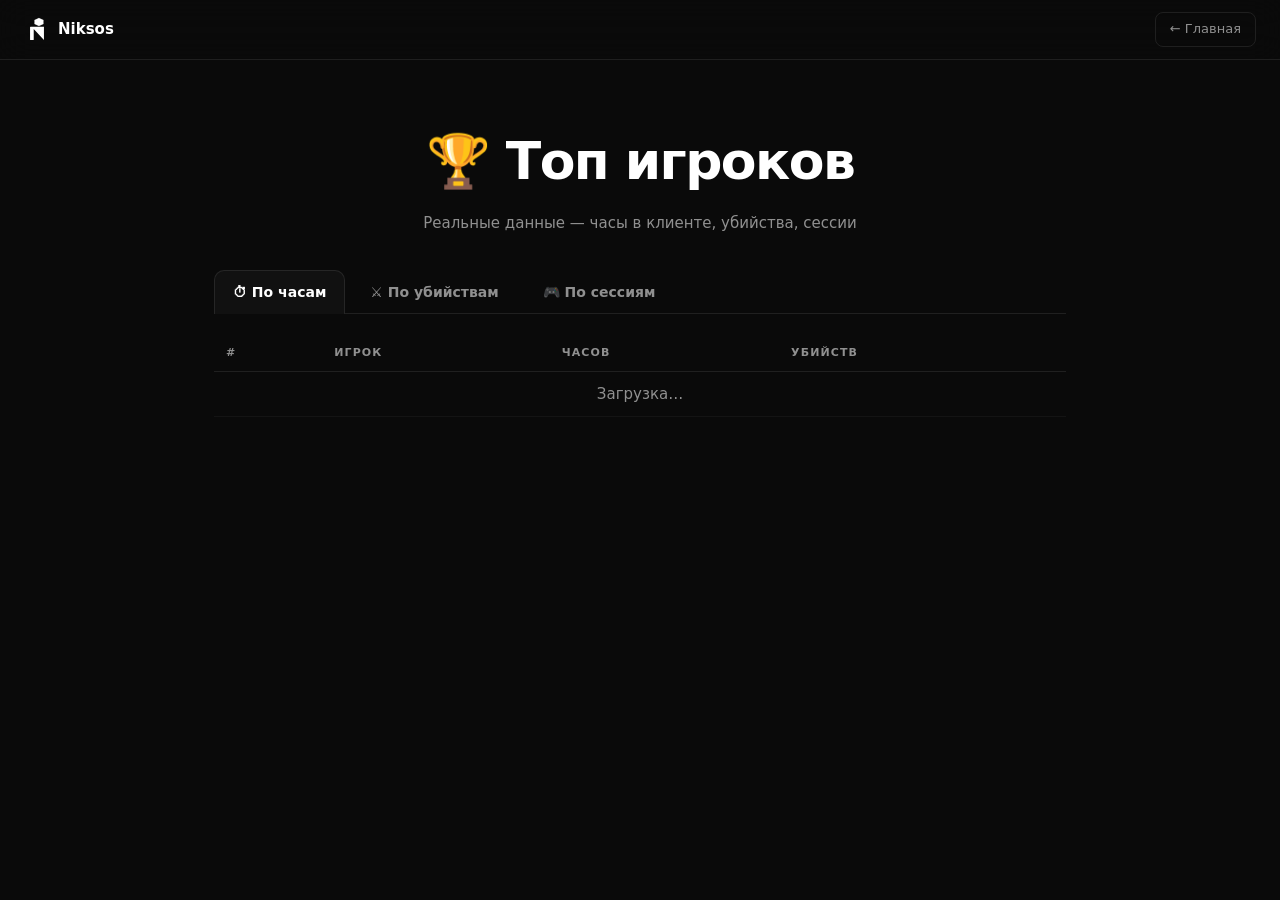
<file: leaderboard.html>
<!doctype html>
<html lang="ru">
<head>
<meta charset="utf-8">
<meta name="viewport" content="width=device-width,initial-scale=1">
<title>Топ игроков — Niksos Client</title>
<link rel="icon" href="assets/favicon.png?v=20">
<style>
:root{--bg:#0a0a0a;--surface:#111;--surface2:#1a1a1a;--line:rgba(255,255,255,.09);--text:#fff;--muted:rgba(255,255,255,.55);--dim:rgba(255,255,255,.32);--yellow:#ffd855;--green:#5dffa5;--r:14px;}
*{box-sizing:border-box;margin:0;padding:0}
body{background:var(--bg);color:var(--text);font:15px/1.6 system-ui,-apple-system,"Segoe UI",Roboto,Arial,sans-serif;-webkit-font-smoothing:antialiased}
a{color:inherit;text-decoration:none}
.wrap{max-width:900px;margin:0 auto;padding:0 24px}
.nav{position:fixed;top:0;left:0;right:0;z-index:50;display:flex;align-items:center;gap:8px;padding:12px 24px;background:rgba(10,10,10,.8);backdrop-filter:blur(16px);border-bottom:1px solid var(--line)}
.nav .brand{display:flex;align-items:center;gap:8px;font-weight:800}
.nav .brand img{width:26px;height:26px;border-radius:6px}
.nav a.back{margin-left:auto;font-size:13px;color:var(--muted);border:1px solid var(--line);border-radius:8px;padding:6px 14px;transition:.2s}
.nav a.back:hover{color:#fff;background:rgba(255,255,255,.07)}
.page{padding:80px 0 60px}
.head{padding:40px 0 28px;text-align:center}
.head h1{font-size:clamp(28px,5vw,52px);font-weight:900;letter-spacing:-.03em;margin-bottom:8px}
.head p{color:var(--muted)}
.upd{font-size:12px;color:var(--dim);margin-top:6px}

/* tabs */
.tabs{display:flex;gap:6px;margin-bottom:20px;border-bottom:1px solid var(--line);padding-bottom:0}
.tab{padding:10px 18px;border-radius:10px 10px 0 0;font-size:14px;font-weight:600;cursor:pointer;color:var(--muted);border:1px solid transparent;border-bottom:none;transition:.15s;position:relative;bottom:-1px}
.tab.active{background:var(--surface);border-color:var(--line);color:#fff}
.tab:hover:not(.active){color:#fff}

/* table */
.lb-table{width:100%;border-collapse:collapse}
.lb-table th{font-size:11px;font-weight:700;letter-spacing:.1em;text-transform:uppercase;color:var(--muted);padding:10px 12px;text-align:left;border-bottom:1px solid var(--line)}
.lb-table td{padding:10px 12px;border-bottom:1px solid rgba(255,255,255,.04);vertical-align:middle}
.lb-table tr:hover td{background:rgba(255,255,255,.03)}
.rank{font-size:18px;font-weight:900;width:36px;color:var(--dim)}
.rank.g1{color:#ffd700}.rank.g2{color:#c0c0c0}.rank.g3{color:#cd7f32}
.player-cell{display:flex;align-items:center;gap:10px}
.av{width:32px;height:32px;border-radius:50%;background:var(--surface2);overflow:hidden;flex:none}
.av img{width:100%;height:100%;object-fit:cover}
.pname{font-weight:700;font-size:14px}
.pname a:hover{text-decoration:underline}
.prole{font-size:11px;color:var(--muted)}
.val{font-weight:700;font-size:14px}
.val.hi{color:var(--yellow)}
.val.green{color:var(--green)}
.loading{text-align:center;padding:60px;color:var(--muted)}
.empty{text-align:center;padding:60px;color:var(--dim);font-size:14px}
</style>
</head>
<body>
<nav class="nav">
  <a class="brand" href="index.html"><img src="assets/logo-white.svg?v=20" alt="">Niksos</a>
  <a class="back" href="index.html">← Главная</a>
</nav>

<div class="page"><div class="wrap">
  <div class="head">
    <h1>🏆 Топ игроков</h1>
    <p>Реальные данные — часы в клиенте, убийства, сессии</p>
    <div class="upd" id="updTime"></div>
  </div>

  <div class="tabs">
    <div class="tab active" onclick="switchTab('hours')">⏱ По часам</div>
    <div class="tab" onclick="switchTab('kills')">⚔️ По убийствам</div>
    <div class="tab" onclick="switchTab('sessions')">🎮 По сессиям</div>
  </div>

  <table class="lb-table">
    <thead>
      <tr>
        <th>#</th>
        <th>Игрок</th>
        <th id="thVal">Часов</th>
        <th>Убийств</th>
      </tr>
    </thead>
    <tbody id="lbBody">
      <tr><td colspan="4" class="loading">Загрузка…</td></tr>
    </tbody>
  </table>
</div></div>

<script src="assets/config.js?v=13"></script>
<script>
let allData = [];
let sortKey = 'hours';
let loading = false;

async function loadLeaderboard() {
  const C = window.NIKSOS;
  const r = await fetch(`${C.supabaseUrl}/rest/v1/rpc/niksos_leaderboard`, {
    method:'POST',
    headers:{'Content-Type':'application/json','apikey':C.supabaseKey},
    body:JSON.stringify({p_limit:100})
  });
  return r.ok ? r.json() : [];
}

function fmt(n) {
  if(!n) return '0';
  if(n>=1000) return (n/1000).toFixed(1).replace('.0','')+'k';
  return Math.round(n).toLocaleString('ru');
}

function renderRank(i) {
  if(i===0) return '<span class="rank g1">🥇</span>';
  if(i===1) return '<span class="rank g2">🥈</span>';
  if(i===2) return '<span class="rank g3">🥉</span>';
  return `<span class="rank">${i+1}</span>`;
}

function render() {
  const sorted = [...allData].sort((a,b)=>(b[sortKey]||0)-(a[sortKey]||0));
  const tbody = document.getElementById('lbBody');
  if(!sorted.length){ tbody.innerHTML='<tr><td colspan="4" class="empty">Пока никого нет. Заходи в клиент!</td></tr>'; return; }

  document.getElementById('thVal').textContent = sortKey==='hours'?'Часов':sortKey==='kills'?'Убийств':'Сессий';

  tbody.innerHTML = sorted.slice(0,50).map((p,i)=>{
    const role = p.role==='admin'||p.role==='owner'?'👑 Администратор':p.role==='staff'?'🛡 Стафф':'🎮 Игрок';
    const valMain = sortKey==='hours'?fmt(p.hours):sortKey==='kills'?fmt(p.kills):fmt(p.sessions);
    return `<tr>
      <td>${renderRank(i)}</td>
      <td>
        <div class="player-cell">
          <div class="av"><img src="https://mc-heads.net/avatar/${encodeURIComponent(p.name)}/32" loading="lazy" onerror="this.style.display='none'"></div>
          <div>
            <div class="pname"><a href="u.html?u=${encodeURIComponent(p.name)}">${p.name}</a></div>
            <div class="prole">${role}</div>
          </div>
        </div>
      </td>
      <td><span class="val hi">${valMain}</span></td>
      <td><span class="val green">${fmt(p.kills)}</span></td>
    </tr>`;
  }).join('');
}

function switchTab(key) {
  sortKey = key;
  document.querySelectorAll('.tab').forEach((t,i)=>{
    t.classList.toggle('active', ['hours','kills','sessions'][i]===key);
  });
  render();
}

(async ()=>{
  allData = await loadLeaderboard() || [];
  document.getElementById('updTime').textContent = 'Обновлено: ' + new Date().toLocaleTimeString('ru');
  render();
  // Auto-refresh every hour
  setInterval(async()=>{ allData = await loadLeaderboard()||[]; render(); document.getElementById('updTime').textContent='Обновлено: '+new Date().toLocaleTimeString('ru'); }, 3600000);
})();
</script>
</body>
</html>
</file>
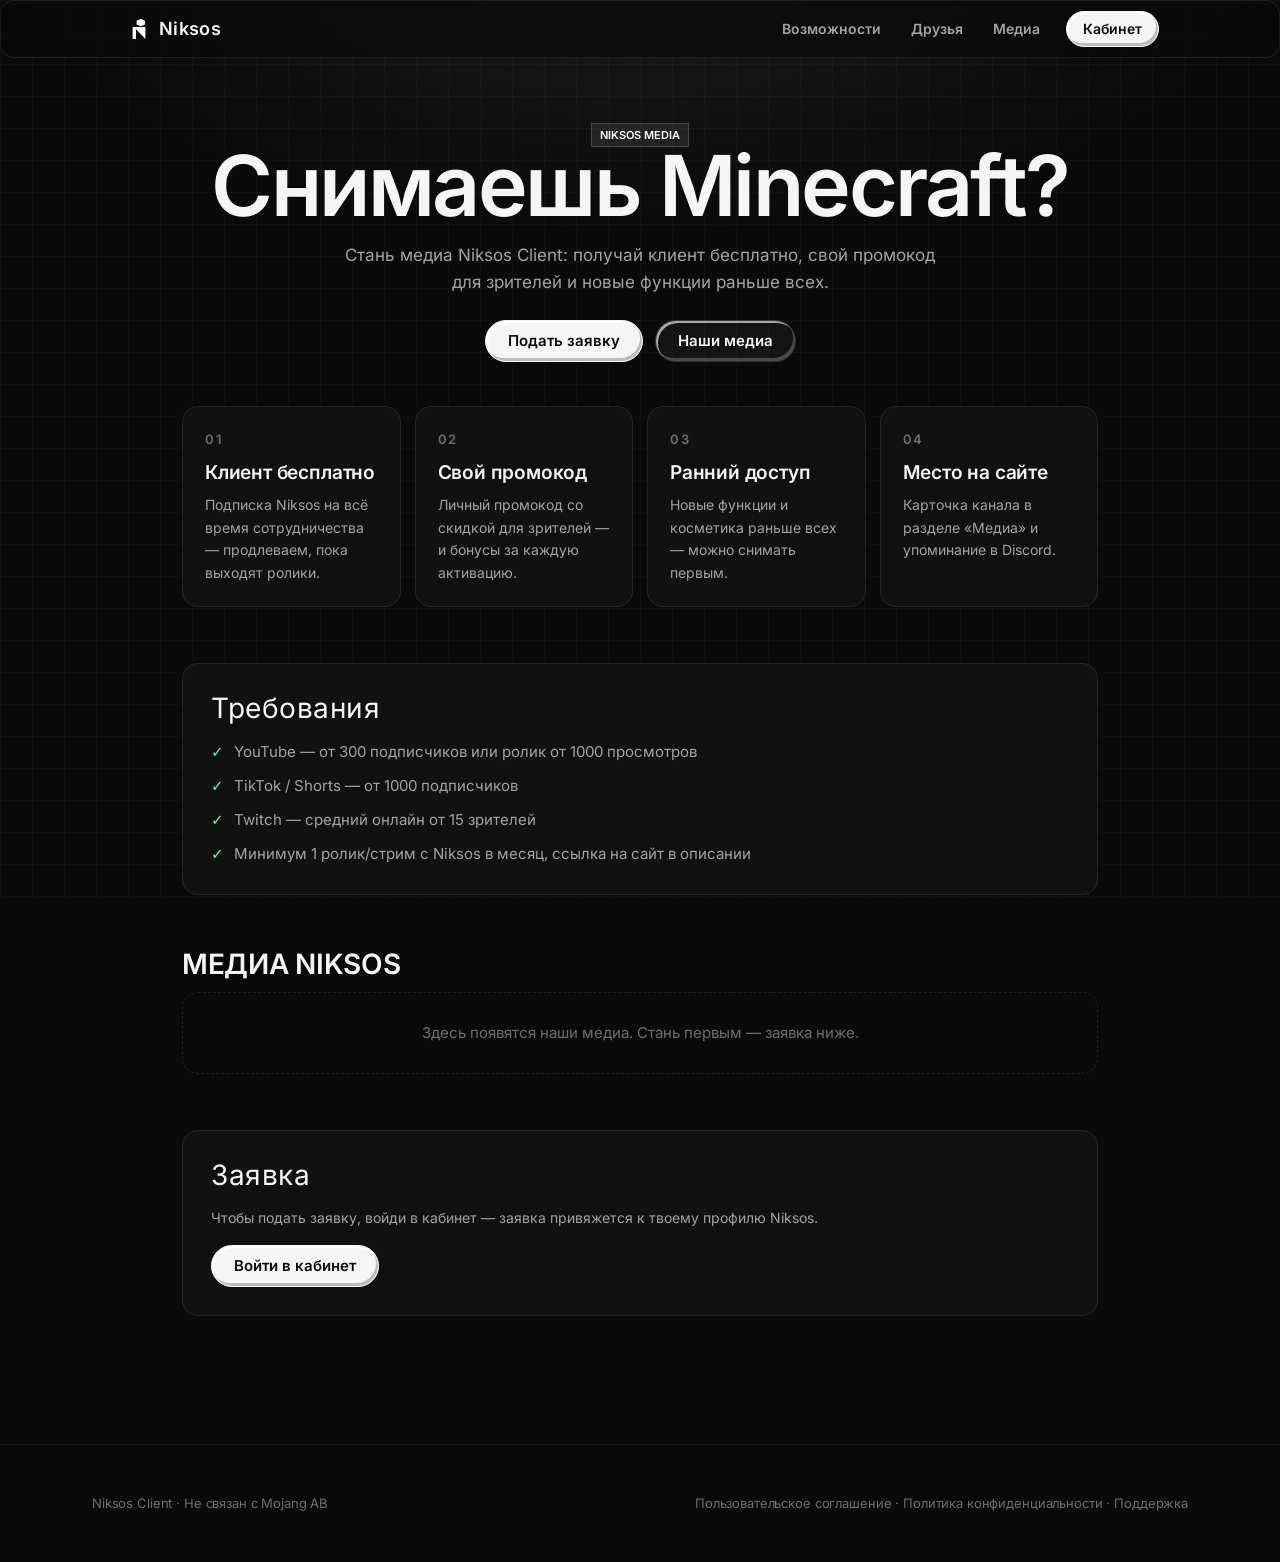
<file: media.html>
<!doctype html>
<html lang="ru">
<head>
<meta charset="utf-8">
<meta name="viewport" content="width=device-width, initial-scale=1">
<title>Медиа — Niksos Client</title>
<link rel="icon" href="assets/favicon.png?v=20">
<style>
:root{
  --bg:#0a0a0a; --surface:#111111; --surface2:#171717; --line:rgba(255,255,255,.09);
  --text:#fff; --muted:rgba(255,255,255,.64); --dim:rgba(255,255,255,.42);
  --violet:#ffffff; --blue:#bfbfbf; --pink:#d9d9d9;
  --grad:#f2f2f2;
  --r:16px;
}
*{box-sizing:border-box;margin:0;padding:0}
html{scroll-behavior:smooth}
body{background:var(--bg);color:var(--text);font:16px/1.5 system-ui,-apple-system,"Segoe UI",Roboto,Arial,sans-serif;-webkit-font-smoothing:antialiased;overflow-x:hidden}
a{color:inherit;text-decoration:none}
img{display:block;max-width:100%}
.wrap{max-width:1160px;margin:0 auto;padding:0 32px}
.grad{color:inherit}
.eyebrow{display:inline-flex;align-items:center;gap:10px;font-size:12px;font-weight:700;letter-spacing:.14em;text-transform:uppercase;color:var(--violet)}
.eyebrow::before{content:"";width:24px;height:1px;background:currentColor}
.center .eyebrow::after{content:"";width:24px;height:1px;background:currentColor}
h2{font-size:clamp(36px,5.6vw,68px);line-height:.98;font-weight:900;letter-spacing:-.035em;text-transform:uppercase;margin:16px 0 16px}
.lead{color:var(--muted);max-width:560px}
.center{text-align:center}.center .lead{margin:0 auto}
section{padding:112px 0 0}

/* nav */
.nav{white-space:nowrap;max-width:calc(100vw - 24px);width:max-content;position:fixed;top:16px;left:0;right:0;margin:0 auto;z-index:50;display:flex;align-items:center;gap:4px;padding:6px;border:1px solid var(--line);border-radius:14px;background:rgba(12,12,12,.62);backdrop-filter:blur(16px);-webkit-backdrop-filter:blur(16px)}
.nav .brand{display:flex;align-items:center;gap:8px;padding:0 12px 0 6px;font-weight:800}
.nav .brand img{width:28px;height:28px;border-radius:8px}
.nav a.l{padding:10px 14px;border-radius:10px;font-size:14px;color:var(--muted);transition:.2s}
.nav a.l:hover{color:#fff;background:rgba(255,255,255,.06)}
.btn{display:inline-flex;align-items:center;justify-content:center;gap:8px;min-height:44px;padding:0 20px;border-radius:12px;font-weight:700;font-size:15px;transition:transform .2s, box-shadow .2s, background .2s}
.btn.primary{background:var(--grad);box-shadow:0 8px 30px -8px rgba(255,255,255,.7)}
.btn.primary:hover{transform:translateY(-2px);box-shadow:0 12px 36px -8px rgba(255,255,255,.9)}
.btn.ghost{border:1px solid var(--line);background:rgba(255,255,255,.04)}
.btn.ghost:hover{background:rgba(255,255,255,.09)}
.nav .btn{min-height:38px;padding:0 16px;font-size:14px;border-radius:10px}
a:focus-visible,.btn:focus-visible{outline:2px solid var(--violet);outline-offset:3px}

/* hero */
.hero{position:relative;min-height:100vh;min-height:100svh;display:flex;align-items:center;justify-content:center;text-align:center;padding:120px 24px 80px;overflow:hidden}
.hero::after{content:"";position:absolute;inset:0;background:radial-gradient(60% 50% at 50% 38%,rgba(255,255,255,.28),transparent 70%),linear-gradient(180deg,rgba(10,10,10,.2) 0%,rgba(10,10,10,.55) 55%,var(--bg) 100%)}
.hero .in{position:relative;z-index:2;max-width:860px}
.logo{width:min(220px,46vw);aspect-ratio:1;margin:0 auto 20px;border-radius:44px;overflow:hidden;box-shadow:0 0 80px -10px rgba(255,255,255,.75),0 0 0 1px rgba(255,255,255,.08);animation:float 6s ease-in-out infinite}
.logo img{width:100%;height:100%;object-fit:cover}
@keyframes float{50%{transform:translateY(-10px)}}
.badge{display:inline-flex;align-items:center;gap:8px;padding:6px 12px;border:1px solid var(--line);border-radius:999px;background:rgba(255,255,255,.05);font-size:13px;color:var(--muted);margin-bottom:22px}
.badge b{color:#fff;font-weight:700}
.dot{width:8px;height:8px;border-radius:50%;background:#5dffa5;box-shadow:0 0 10px #5dffa5}
.hero h1{font-size:clamp(44px,7.4vw,92px);line-height:.98;font-weight:900;letter-spacing:-.04em}
.hero p{color:var(--muted);font-size:18px;max-width:560px;margin:22px auto 32px}
.cta{display:flex;gap:12px;justify-content:center;flex-wrap:wrap}
.scroll{margin-top:44px;font-size:11px;letter-spacing:.2em;color:var(--dim);text-transform:uppercase}

/* bento */
.bento{display:grid;grid-template-columns:repeat(3,1fr);grid-auto-rows:minmax(200px,auto);gap:16px;margin-top:48px}
.card{position:relative;overflow:hidden;border:1px solid var(--line);border-radius:var(--r);background:linear-gradient(160deg,var(--surface2),var(--surface));padding:24px;display:flex;flex-direction:column;justify-content:flex-end;transition:transform .35s, border-color .35s}
.card:hover{transform:translateY(-4px);border-color:rgba(255,255,255,.45)}
.card .ph{position:absolute;inset:0;background-size:cover;background-position:center;transition:transform .8s}
.card:hover .ph{transform:scale(1.05)}
.card.img::before{content:"";position:absolute;inset:0;z-index:1;background:linear-gradient(180deg,rgba(10,10,10,0) 30%,rgba(10,10,10,.8) 62%,rgba(10,10,10,.96) 100%)}
.card>*:not(.ph){position:relative;z-index:2}
.tag{align-self:flex-start;font-size:11px;font-weight:800;letter-spacing:.12em;text-transform:uppercase;color:#fff;padding:4px 8px;border-radius:6px;background:rgba(255,255,255,.28);border:1px solid rgba(255,255,255,.45);margin-bottom:12px}
.card h3{font-size:22px;line-height:1.15;font-weight:800;letter-spacing:-.02em}
.card p{color:var(--muted);font-size:14px;margin-top:6px;max-width:440px}
.ico{position:absolute!important;top:22px;right:22px;color:#e6e6e6;line-height:0;filter:none}
.glow::after{content:"";position:absolute;width:260px;height:260px;right:-80px;top:-80px;border-radius:50%;background:radial-gradient(circle,rgba(255,255,255,.35),transparent 70%);z-index:0}
.c-a{grid-column:span 4;grid-row:span 2}.c-b{grid-column:span 2}.c-c{grid-column:span 2}
.c-d{grid-column:span 3;grid-row:span 2}.c-e{grid-column:span 3}.c-f{grid-column:span 3}
.chips{display:flex;flex-wrap:wrap;gap:6px;margin-top:12px}
.chips span{font-size:12px;color:var(--muted);padding:4px 8px;border-radius:6px;background:rgba(255,255,255,.06);border:1px solid var(--line)}

/* cosmetics */
.cos{margin-top:48px}
.cos .shot{border-radius:20px;overflow:hidden;border:1px solid var(--line);box-shadow:0 30px 80px -30px rgba(255,255,255,.6);aspect-ratio:3/4}
.cos .shot img{width:100%;height:100%;object-fit:cover}
.list{display:grid;grid-template-columns:1fr 1fr;gap:12px}
.list .note{grid-column:1/-1}
.item{display:grid;grid-template-columns:56px 1fr;gap:16px;align-items:start;padding:20px;border:1px solid var(--line);border-radius:var(--r);background:var(--surface);transition:border-color .3s, background .3s}
.item:hover{border-color:rgba(255,255,255,.45);background:var(--surface2)}
.num{font-size:28px;font-weight:900;letter-spacing:-.04em;line-height:1}
.item h3{font-size:18px;font-weight:800}
.item p{color:var(--muted);font-size:14px;margin-top:2px}
.note{margin-top:8px;font-size:14px;color:var(--dim)}

/* stats */
.stats{display:grid;grid-template-columns:repeat(3,1fr);gap:16px;margin-top:48px}
.stat{padding:32px 24px;border:1px solid var(--line);border-radius:var(--r);background:radial-gradient(120% 120% at 50% 0%,rgba(255,255,255,.14),transparent 60%),var(--surface);text-align:center}
.stat b{display:block;font-size:clamp(40px,5vw,60px);font-weight:900;letter-spacing:-.04em;line-height:1}
.stat span{display:block;color:var(--muted);font-size:14px;margin-top:8px}

/* steps */
.steps{display:grid;grid-template-columns:repeat(3,1fr);gap:16px;margin-top:48px}
.step{position:relative;min-height:280px;padding:24px;border:1px solid var(--line);border-radius:var(--r);background:linear-gradient(180deg,var(--surface2),var(--surface));display:flex;flex-direction:column;overflow:hidden}
.step .k{display:flex;justify-content:space-between;font-size:11px;font-weight:800;letter-spacing:.14em;text-transform:uppercase;color:var(--dim)}
.step .k i{font-style:normal;color:var(--violet)}
.step .big{font-size:96px;font-weight:900;letter-spacing:-.06em;line-height:1;margin:16px 0 8px;color:transparent;-webkit-text-stroke:1px rgba(255,255,255,.18)}
.step h3{font-size:22px;font-weight:800;margin-top:24px}
.step p{color:var(--muted);font-size:14px;margin-top:6px}
kbd{white-space:nowrap;font:600 13px/1 ui-monospace,Consolas,monospace;padding:3px 7px;border-radius:6px;background:rgba(255,255,255,.1);border:1px solid var(--line);color:#fff}

/* final cta */
.final{margin-top:112px;position:relative;overflow:hidden;border:1px solid var(--line);border-radius:24px;padding:72px 32px;text-align:center;background:radial-gradient(70% 90% at 50% 0%,rgba(255,255,255,.35),transparent 70%),var(--surface)}
.final h2{margin-top:0}
.final p{color:var(--muted);margin:0 auto 28px;max-width:520px}
footer{padding:48px 0;margin-top:64px;border-top:1px solid var(--line);color:var(--dim);font-size:14px}
footer .wrap{display:flex;justify-content:space-between;gap:16px;flex-wrap:wrap}

/* reveal */
.rv{opacity:0;transform:translateY(24px);transition:opacity .8s ease, transform .8s ease}
.rv.on{opacity:1;transform:none}

@media (max-width:900px){
  .bento{grid-template-columns:1fr 1fr}
  .list{grid-template-columns:1fr}
  .steps,.stats{grid-template-columns:1fr}
  .step{min-height:0}.step .big{font-size:72px;margin-bottom:8px}
}
@media (max-width:640px){
  .wrap{padding:0 20px}
  .nav a.l{display:none}
  .bento{grid-template-columns:1fr;grid-auto-rows:auto}
  .card{min-height:220px}
  .c-a,.c-b,.c-c,.c-d,.c-e,.c-f{grid-column:span 1;grid-row:span 1}
  .c-a,.c-d{min-height:400px}
  .nav .brand{padding-right:8px}
  section{padding-top:80px}
  .final{padding:48px 20px}
}
@media (prefers-reduced-motion:reduce){
  *{animation:none!important;transition:none!important;scroll-behavior:auto!important}
  .rv{opacity:1;transform:none}
}

/* pricing */
.plans{display:grid;grid-template-columns:repeat(4,1fr);gap:16px;margin-top:48px;text-align:left}
.plan{position:relative;display:flex;flex-direction:column;padding:28px 24px 24px;border:1px solid var(--line);border-radius:var(--r);background:linear-gradient(180deg,var(--surface2),var(--surface));transition:transform .3s,border-color .3s}
.plan:hover{transform:translateY(-4px);border-color:rgba(255,255,255,.45)}
.plan.hot{border-color:rgba(255,255,255,.7);background:radial-gradient(120% 80% at 50% 0%,rgba(255,255,255,.22),transparent 60%),var(--surface2);box-shadow:0 20px 60px -30px rgba(255,255,255,.8)}
.plan .pt{font-size:14px;font-weight:700;color:var(--muted);text-transform:uppercase;letter-spacing:.12em}
.plan .price{font-size:48px;font-weight:900;letter-spacing:-.04em;line-height:1;margin:16px 0 4px}
.plan .price small{font-size:22px;font-weight:800;margin-left:4px}
.plan .per{font-size:14px;color:var(--dim);min-height:21px}
.plan ul{list-style:none;margin:20px 0 24px;display:flex;flex-direction:column;gap:8px;font-size:14px;color:var(--muted)}
.plan li::before{content:"✓";color:var(--violet);font-weight:800;margin-right:8px}
.plan .btn{margin-top:auto;width:100%}
.ribbon{position:absolute;top:-11px;left:24px;font-size:11px;font-weight:800;letter-spacing:.1em;text-transform:uppercase;padding:4px 10px;border-radius:6px;background:var(--grad)}
.subnote{margin-top:24px;color:var(--muted);font-size:14px}
.subnote a{color:#e6e6e6;text-decoration:underline;text-underline-offset:3px}
@media (max-width:1000px){.plans{grid-template-columns:1fr 1fr}}
@media (max-width:560px){.plans{grid-template-columns:1fr}}
.buy{display:grid;grid-template-columns:repeat(4,1fr);gap:10px;margin-top:6px}@media(max-width:760px){.buy{grid-template-columns:1fr 1fr}}.buy .btn{justify-content:center;width:100%}.buy .btn.pick{outline:2px solid #ffffff;outline-offset:2px}
</style>
<style>
.acc{min-height:100vh;min-height:100svh;padding:120px 0 64px;position:relative}
.acc::before{content:"";position:absolute;inset:0;background:radial-gradient(50% 40% at 50% 0%,rgba(255,255,255,.25),transparent 70%);pointer-events:none}
.acc .wrap{position:relative;max-width:980px}
.box{border:1px solid var(--line);border-radius:20px;background:linear-gradient(180deg,var(--surface2),var(--surface));padding:32px}
.auth{max-width:440px;margin:0 auto}
.auth h1,.dash h1{font-size:clamp(32px,4.4vw,44px);font-weight:900;letter-spacing:-.035em;line-height:1.05}
.auth .sub{color:var(--muted);margin:8px 0 24px;font-size:15px}
.tabs{display:grid;grid-template-columns:1fr 1fr;gap:4px;padding:4px;border:1px solid var(--line);border-radius:12px;background:rgba(0,0,0,.25);margin-bottom:24px}
.tabs button{min-height:40px;border:0;border-radius:9px;background:transparent;color:var(--muted);font:600 14px/1 inherit;cursor:pointer}
.tabs button[aria-selected="true"]{background:rgba(255,255,255,.22);color:#fff}
label{display:block;font-size:13px;font-weight:600;color:var(--muted);margin:0 0 6px}
.field{margin-bottom:16px}
input{width:100%;min-height:48px;padding:0 14px;border-radius:12px;border:1px solid var(--line);background:rgba(0,0,0,.3);color:#fff;font:16px/1 inherit;outline:none;transition:border-color .2s, box-shadow .2s}
input:focus{border-color:var(--violet);box-shadow:0 0 0 3px rgba(255,255,255,.2)}
input.key{font-family:ui-monospace,Consolas,monospace;letter-spacing:.06em;text-transform:uppercase}
button.btn{border:0;cursor:pointer;color:#fff;font-family:inherit}
button.btn:disabled{opacity:.5;cursor:not-allowed;transform:none!important;box-shadow:none!important}
.full{width:100%}
.msg{min-height:22px;margin-top:14px;font-size:14px;color:var(--muted)}
.msg.err{color:#ff8a9a}.msg.ok{color:#7dffb4}
.hint{margin-top:20px;font-size:13px;color:var(--dim)}
.dash{display:none}
.top{display:flex;justify-content:space-between;align-items:flex-end;gap:16px;flex-wrap:wrap;margin-bottom:24px}
.top .who{color:var(--muted);font-size:15px;margin-top:6px}
.grid2{display:grid;grid-template-columns:1.1fr 1fr;gap:16px}
.status{display:flex;flex-direction:column;gap:6px}
.pill{align-self:flex-start;display:inline-flex;align-items:center;gap:8px;font-size:12px;font-weight:800;letter-spacing:.1em;text-transform:uppercase;padding:6px 10px;border-radius:8px;border:1px solid var(--line);background:rgba(255,255,255,.05)}
.pill .d{width:8px;height:8px;border-radius:50%;background:#ff6b81;box-shadow:0 0 10px #ff6b81}
.pill.on .d{background:#5dffa5;box-shadow:0 0 10px #5dffa5}
.status .big{font-size:clamp(30px,4vw,40px);font-weight:900;letter-spacing:-.03em;line-height:1.1;margin-top:12px}
.status .small{color:var(--muted);font-size:14px}
.status .btn{margin-top:20px}
.box h2{font-size:20px;font-weight:800;letter-spacing:-.01em;text-transform:none;margin:0 0 4px;line-height:1.2}
.box .desc{color:var(--muted);font-size:14px;margin-bottom:16px}
.hist{margin-top:16px}
.hist table{width:100%;border-collapse:collapse;font-size:14px}
.hist td,.hist th{padding:10px 0;border-bottom:1px solid var(--line);text-align:left}
.hist th{color:var(--dim);font-weight:600;font-size:12px;text-transform:uppercase;letter-spacing:.1em}
.hist .empty{color:var(--dim);font-size:14px;padding:12px 0}
.linkbtn{background:none;border:0;color:var(--muted);font:600 14px/1 inherit;cursor:pointer;padding:12px 4px;text-decoration:underline;text-underline-offset:3px}
.linkbtn:hover{color:#fff}
.spin{width:16px;height:16px;border-radius:50%;border:2px solid rgba(255,255,255,.35);border-top-color:#fff;animation:sp .8s linear infinite;display:none}
.busy .spin{display:inline-block}
@keyframes sp{to{transform:rotate(360deg)}}
@media (max-width:760px){.grid2{grid-template-columns:1fr}.box{padding:24px 20px}}
</style>
<style>
@font-face{font-family:Pix;font-weight:400;font-display:swap;src:url(assets/tiny5.ttf?v=13) format("truetype")}
@font-face{font-family:Inter;font-weight:400;font-display:swap;src:url(assets/inter-cyr-400.ttf?v=13) format("truetype");unicode-range:U+0400-045F,U+2116}
@font-face{font-family:Inter;font-weight:600;font-display:swap;src:url(assets/inter-cyr-600.ttf?v=13) format("truetype");unicode-range:U+0400-045F,U+2116}
@font-face{font-family:Inter;font-weight:400;font-display:swap;src:url(assets/inter-400.ttf?v=13) format("truetype")}
@font-face{font-family:Inter;font-weight:600;font-display:swap;src:url(assets/inter-600.ttf?v=13) format("truetype")}
/* Кабинет и админка в стиле интерфейса Minecraft */
body{--bg:#0a0a0a;--surface:rgba(14,14,14,.94);--surface2:rgba(14,14,14,.94);--line:#262626;--text:#fff;--muted:#bdbdbd;--dim:#9a9a9a;--violet:#d0d0d0;--grad:#f2f2f2;color:#fff;font:15px/1.6 Inter,system-ui,"Segoe UI",Arial,sans-serif;background:#0a0a0a url(assets/dirt.png?v=13) 0 0/64px 64px}
body::before{content:"";position:fixed;inset:0;background:url(assets/dirt.png?v=13) 0 0/64px 64px;image-rendering:pixelated;z-index:-1}
body .grad{color:#ffffff;background:none}
body .nav{position:sticky;top:0;width:auto;max-width:none;margin:0;border:0;border-bottom:2px solid #000;border-radius:0;background:rgba(0,0,0,.6);backdrop-filter:none;-webkit-backdrop-filter:none;padding:10px max(24px,calc((100vw - 1040px)/2));gap:22px}
body .nav .brand{margin-right:auto;font-family:Pix,monospace;font-size:22px;font-weight:400;text-shadow:3px 3px 0 #3f3f3f}
body .nav .brand img{width:28px;height:28px;border-radius:0}
body .nav a.l{font-family:Pix,monospace;font-size:19px;color:#d0d0d0;text-shadow:2px 2px 0 #2a2a2a;padding:4px;background:none!important}
body .nav a.l:hover{color:#ffffff}
body .btn,body button.btn{font-family:Pix,monospace;font-size:19px;font-weight:400;color:#e0e0e0;text-shadow:2px 2px 0 #383838;background:#6f6f6f;border:2px solid #000;border-radius:0;box-shadow:inset 2px 2px 0 #a8a8a8,inset -2px -3px 0 #4a4a4a!important;transform:none!important;min-height:42px}
body .btn:hover{background:#2b2b2b;border-color:#fff;color:#ffffff;box-shadow:inset 2px 2px 0 #4a4a4a,inset -2px -3px 0 #1a1a1a!important}
body .btn.primary{background:#f2f2f2;box-shadow:inset 2px 2px 0 #ffffff,inset -2px -3px 0 #bdbdbd!important}
body .btn.primary:hover{background:#ffffff;border-color:#fff}
body .btn.ghost{background:#6f6f6f}
body button.btn:disabled{opacity:.55}
body .acc{padding:40px 0 64px}
body .acc::before{display:none}
body .box{border-radius:0;background:rgba(14,14,14,.94);border:2px solid transparent;border-image:linear-gradient(#3a3a3a,#1f1f1f) 1;padding:24px}
body .auth h1,body .dash h1,body .box h2{font-family:Pix,monospace;font-weight:400;letter-spacing:.02em;text-shadow:3px 3px 0 #3f3f3f}
body .auth h1,body .dash h1{font-size:44px}
body .box h2{font-size:26px}
body .tabs{border-radius:0;background:#000;border:2px solid #000;padding:2px}
body .tabs button{border-radius:0;font-family:Pix,monospace;font-size:19px;font-weight:400;color:#bbb}
body .tabs button[aria-selected="true"]{background:#6f6f6f;color:#fff;box-shadow:inset 2px 2px 0 #a8a8a8,inset -2px -3px 0 #4a4a4a}
body input,body select{border-radius:0;min-height:44px;background:#000;border:2px solid #a0a0a0;color:#fff}
body input:focus{box-shadow:none;border-color:#fff}
body label{color:#bdbdbd}
body .pill{font-family:Pix,monospace;font-size:17px;font-weight:400;letter-spacing:0;text-transform:none;border-radius:0;background:#000;border:2px solid #333}
body .pill .d,body .pill.on .d{box-shadow:none;border-radius:0}
body .status .big{font-family:Pix,monospace;font-size:34px;font-weight:400;letter-spacing:0;text-shadow:3px 3px 0 #3f3f3f}
body .hist th,body .tbl th{text-transform:none;letter-spacing:0;font-size:12px;color:#aaa}
body .hist td,body .hist th,body .tbl td,body .tbl th{border-color:#262626}
body .stat .v{font-family:Pix,monospace;font-size:34px;font-weight:400;letter-spacing:0;color:#d9d9d9;text-shadow:3px 3px 0 #000000}
body .tag{letter-spacing:0;text-transform:none;border-radius:0}
body .msg.ok{color:#d9d9d9}body .msg.err{color:#ff5555}
body .linkbtn{color:#e6e6e6}
body a[style*="underline"],body .hint a,body .desc a{color:#e6e6e6}
</style>
<link rel="stylesheet" href="assets/mono.css?v=20">
<style>
.mhero{text-align:center;padding:24px 0 8px}
.mhero h1{font-size:clamp(40px,7vw,84px);line-height:.95;letter-spacing:-.03em}
.mhero p{color:var(--muted);max-width:620px;margin:16px auto 24px;font-size:17px}
.mhero .cta{display:flex;gap:12px;justify-content:center;flex-wrap:wrap}
.perks{display:grid;grid-template-columns:repeat(4,1fr);gap:14px;margin-top:36px}
.perk{padding:22px!important}
.perk .n{font-size:13px;color:var(--dim);font-weight:800;letter-spacing:.12em}
.perk h3{font-size:19px;margin:8px 0 6px}
.perk p{color:var(--muted);font-size:14px}
.msec{margin-top:56px;padding-top:0}
.msec>h2{font-size:28px!important;margin-bottom:14px!important}
.req{list-style:none;display:grid;gap:10px}
.req li{display:flex;gap:10px;align-items:flex-start;color:var(--muted)}
.req li::before{content:"✓";color:#5dffa5;font-weight:900}
.creators{display:grid;grid-template-columns:repeat(auto-fill,minmax(240px,1fr));gap:14px}
.cr{padding:18px!important;display:flex;gap:14px;align-items:center;transition:transform .25s}
.cr:hover{transform:translateY(-3px)}
.cr .ava{width:52px;height:52px;border-radius:12px;overflow:hidden;background:#1d1d1d;flex:none}
.cr .ava img{width:100%;height:100%;image-rendering:pixelated}
.cr b{display:block;font-size:17px}
.cr span{font-size:13px;color:var(--muted)}
.pf{display:inline-block;padding:1px 7px;border-radius:6px;font-size:11px;font-weight:800;margin-right:6px}
.pf.youtube{background:#ff000022;color:#ff5c5c}.pf.tiktok{background:#25f4ee22;color:#5ff6f1}.pf.twitch{background:#9146ff22;color:#b18bff}.pf.other{background:#ffffff14;color:#ddd}
.grid2m{display:grid;grid-template-columns:1fr 1fr;gap:14px}
textarea.in{width:100%;min-height:96px;resize:vertical;padding:12px;border-radius:10px;background:#0d0d0d;border:1px solid var(--line);color:#fff;font:inherit}
.empty2{padding:28px;text-align:center;color:var(--dim);border:1px dashed var(--line);border-radius:16px}
.mst{padding:14px;border-radius:12px;border:1px solid var(--line);margin-bottom:14px;font-size:14px}
.mst.new{border-color:#ffc53d66}.mst.ok{border-color:#5dffa566}.mst.no{border-color:#ff555566}
@media (max-width:900px){.perks{grid-template-columns:1fr 1fr}.grid2m{grid-template-columns:1fr}}
@media (max-width:560px){.perks{grid-template-columns:1fr}}
</style>
</head>
<body>
<nav class="nav" aria-label="Навигация">
  <a class="brand" href="index.html"><img src="assets/logo-white.svg?v=20" alt="">Niksos</a>
  <a class="l" href="index.html#features">Возможности</a>
  <a class="l" href="friends.html">Друзья</a>
  <a class="l" href="media.html">Медиа</a>
  <a class="btn primary" href="account.html">Кабинет</a>
</nav>

<main class="acc">
  <div class="wrap">
    <section class="mhero">
      <span class="tag">NIKSOS MEDIA</span>
      <h1>Снимаешь Minecraft?</h1>
      <p>Стань медиа Niksos Client: получай клиент бесплатно, свой промокод для зрителей и новые функции раньше всех.</p>
      <div class="cta"><a class="btn primary" href="#apply">Подать заявку</a><a class="btn ghost" href="#creators">Наши медиа</a></div>
    </section>

    <div class="perks" id="perks"></div>

    <section class="msec box" style="padding:28px">
      <h2>Требования</h2>
      <ul class="req" id="req"></ul>
    </section>

    <section class="msec" id="creators">
      <h2>Медиа Niksos</h2>
      <div class="creators" id="crList"><div class="empty2" style="grid-column:1/-1">Загружаем…</div></div>
    </section>

    <section class="msec box" id="apply" style="padding:28px">
      <h2>Заявка</h2>
      <div id="myApp"></div>
      <div id="needAuth" hidden><p class="desc">Чтобы подать заявку, войди в кабинет — заявка привяжется к твоему профилю Niksos.</p>
        <a class="btn primary" href="account.html">Войти в кабинет</a></div>
      <form id="mForm" novalidate hidden>
        <div class="grid2m">
          <div class="field"><label for="mPlat">Площадка</label>
            <select id="mPlat"><option value="youtube">YouTube</option><option value="tiktok">TikTok</option><option value="twitch">Twitch</option><option value="other">Другое</option></select></div>
          <div class="field"><label for="mUrl">Ссылка на канал</label><input id="mUrl" placeholder="https://youtube.com/@..." maxlength="200"></div>
          <div class="field"><label for="mSubs">Подписчиков</label><input id="mSubs" type="number" min="0" placeholder="Например 1500"></div>
          <div class="field"><label for="mContact">Связь (Telegram / Discord)</label><input id="mContact" placeholder="@nick" maxlength="80"></div>
        </div>
        <div class="field"><label for="mAbout">О себе и контенте</label><textarea class="in" id="mAbout" maxlength="600" placeholder="Что снимаешь, на каком сервере, ссылки на лучшие ролики"></textarea></div>
        <button class="btn primary" id="mBtn" type="submit"><span class="spin"></span><span class="t">Отправить заявку</span></button>
        <div class="msg" id="mMsg" role="status" aria-live="polite"></div>
      </form>
    </section>
  </div>
</main>
<footer><div class="wrap"><span>Niksos Client · Не связан с Mojang AB</span><span><a href="terms.html">Пользовательское соглашение</a> · <a href="privacy.html">Политика конфиденциальности</a> · <a href="support.html">Поддержка</a></span></div></footer>

<script src="assets/config.js?v=14"></script>
<script src="assets/niksos-api.js?v=14"></script>
<script src="assets/media.js?v=1"></script>
</body>
</html>
</file>
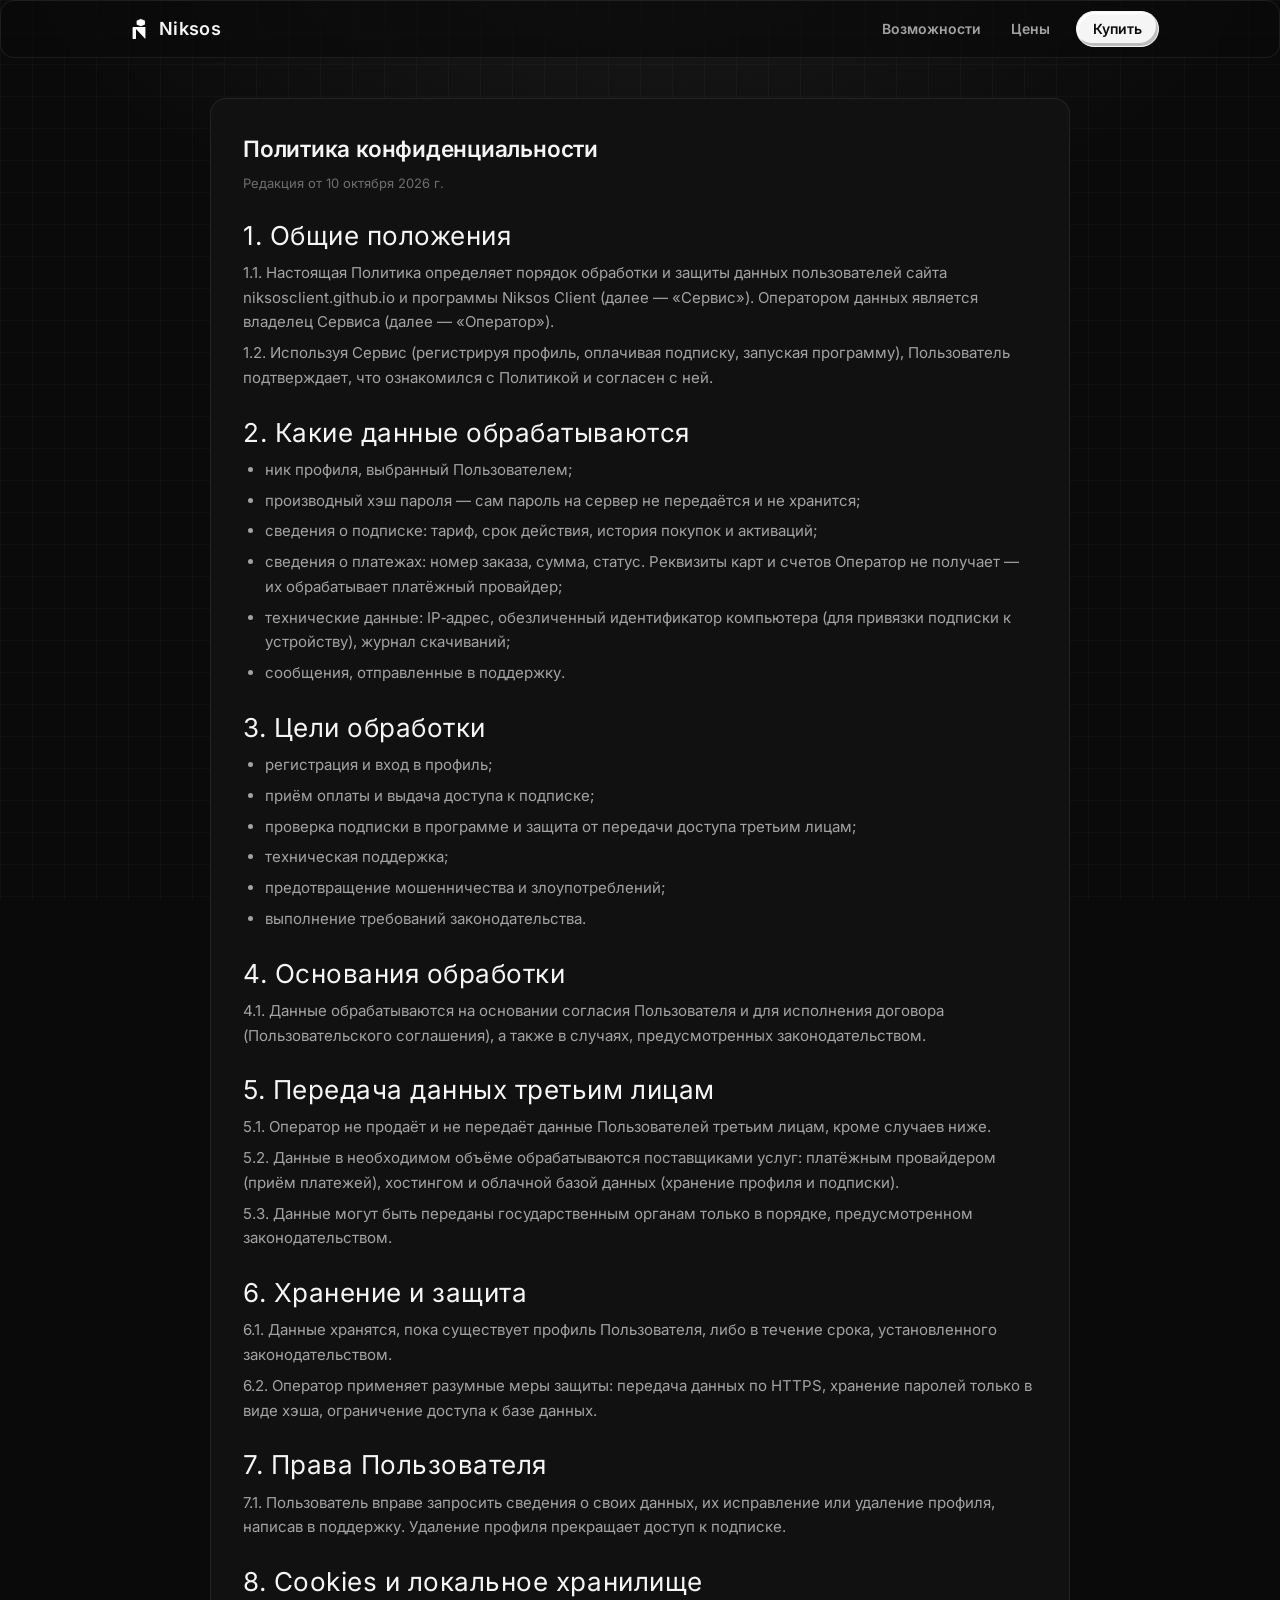
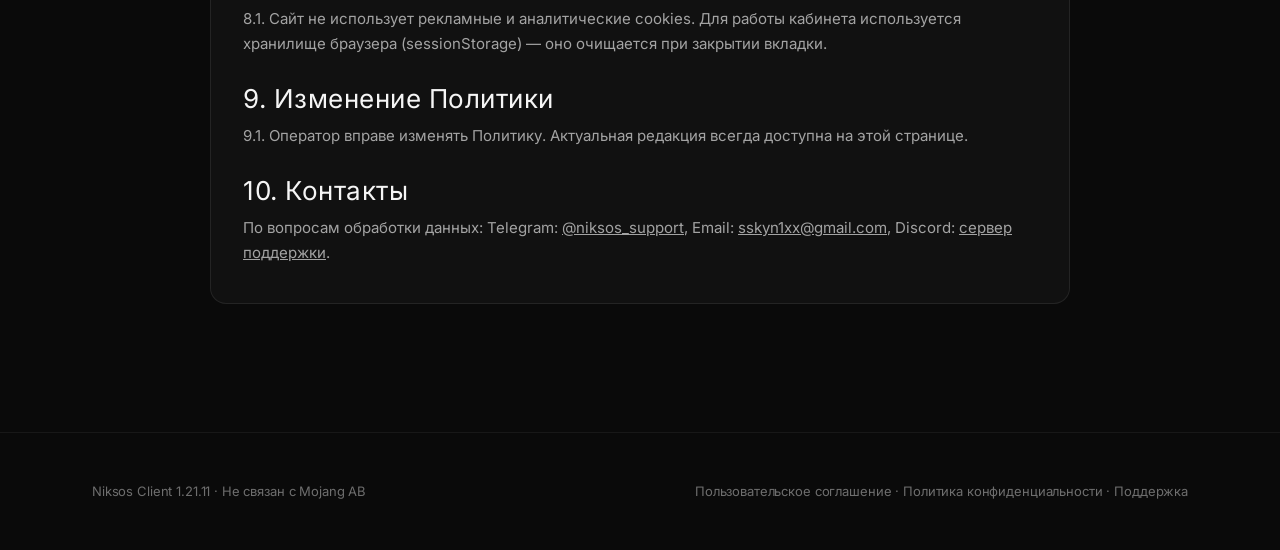
<file: privacy.html>
<!doctype html>
<html lang="ru">
<head>
<meta charset="utf-8">
<meta name="viewport" content="width=device-width, initial-scale=1">
<title>Политика конфиденциальности — Niksos Client</title>
<link rel="icon" href="assets/favicon.png?v=20">
<style>
:root{
  --bg:#0a0a0a; --surface:#111111; --surface2:#171717; --line:rgba(255,255,255,.09);
  --text:#fff; --muted:rgba(255,255,255,.64); --dim:rgba(255,255,255,.42);
  --violet:#ffffff; --blue:#bfbfbf; --pink:#d9d9d9;
  --grad:#f2f2f2;
  --r:16px;
}
*{box-sizing:border-box;margin:0;padding:0}
html{scroll-behavior:smooth}
body{background:var(--bg);color:var(--text);font:16px/1.5 system-ui,-apple-system,"Segoe UI",Roboto,Arial,sans-serif;-webkit-font-smoothing:antialiased;overflow-x:hidden}
a{color:inherit;text-decoration:none}
img{display:block;max-width:100%}
.wrap{max-width:1160px;margin:0 auto;padding:0 32px}
.grad{color:inherit}
.eyebrow{display:inline-flex;align-items:center;gap:10px;font-size:12px;font-weight:700;letter-spacing:.14em;text-transform:uppercase;color:var(--violet)}
.eyebrow::before{content:"";width:24px;height:1px;background:currentColor}
.center .eyebrow::after{content:"";width:24px;height:1px;background:currentColor}
h2{font-size:clamp(36px,5.6vw,68px);line-height:.98;font-weight:900;letter-spacing:-.035em;text-transform:uppercase;margin:16px 0 16px}
.lead{color:var(--muted);max-width:560px}
.center{text-align:center}.center .lead{margin:0 auto}
section{padding:112px 0 0}

/* nav */
.nav{white-space:nowrap;max-width:calc(100vw - 24px);width:max-content;position:fixed;top:16px;left:0;right:0;margin:0 auto;z-index:50;display:flex;align-items:center;gap:4px;padding:6px;border:1px solid var(--line);border-radius:14px;background:rgba(12,12,12,.62);backdrop-filter:blur(16px);-webkit-backdrop-filter:blur(16px)}
.nav .brand{display:flex;align-items:center;gap:8px;padding:0 12px 0 6px;font-weight:800}
.nav .brand img{width:28px;height:28px;border-radius:8px}
.nav a.l{padding:10px 14px;border-radius:10px;font-size:14px;color:var(--muted);transition:.2s}
.nav a.l:hover{color:#fff;background:rgba(255,255,255,.06)}
.btn{display:inline-flex;align-items:center;justify-content:center;gap:8px;min-height:44px;padding:0 20px;border-radius:12px;font-weight:700;font-size:15px;transition:transform .2s, box-shadow .2s, background .2s}
.btn.primary{background:var(--grad);box-shadow:0 8px 30px -8px rgba(255,255,255,.7)}
.btn.primary:hover{transform:translateY(-2px);box-shadow:0 12px 36px -8px rgba(255,255,255,.9)}
.btn.ghost{border:1px solid var(--line);background:rgba(255,255,255,.04)}
.btn.ghost:hover{background:rgba(255,255,255,.09)}
.nav .btn{min-height:38px;padding:0 16px;font-size:14px;border-radius:10px}
a:focus-visible,.btn:focus-visible{outline:2px solid var(--violet);outline-offset:3px}

/* hero */
.hero{position:relative;min-height:100vh;min-height:100svh;display:flex;align-items:center;justify-content:center;text-align:center;padding:120px 24px 80px;overflow:hidden}
.hero::after{content:"";position:absolute;inset:0;background:radial-gradient(60% 50% at 50% 38%,rgba(255,255,255,.28),transparent 70%),linear-gradient(180deg,rgba(10,10,10,.2) 0%,rgba(10,10,10,.55) 55%,var(--bg) 100%)}
.hero .in{position:relative;z-index:2;max-width:860px}
.logo{width:min(220px,46vw);aspect-ratio:1;margin:0 auto 20px;border-radius:44px;overflow:hidden;box-shadow:0 0 80px -10px rgba(255,255,255,.75),0 0 0 1px rgba(255,255,255,.08);animation:float 6s ease-in-out infinite}
.logo img{width:100%;height:100%;object-fit:cover}
@keyframes float{50%{transform:translateY(-10px)}}
.badge{display:inline-flex;align-items:center;gap:8px;padding:6px 12px;border:1px solid var(--line);border-radius:999px;background:rgba(255,255,255,.05);font-size:13px;color:var(--muted);margin-bottom:22px}
.badge b{color:#fff;font-weight:700}
.dot{width:8px;height:8px;border-radius:50%;background:#5dffa5;box-shadow:0 0 10px #5dffa5}
.hero h1{font-size:clamp(44px,7.4vw,92px);line-height:.98;font-weight:900;letter-spacing:-.04em}
.hero p{color:var(--muted);font-size:18px;max-width:560px;margin:22px auto 32px}
.cta{display:flex;gap:12px;justify-content:center;flex-wrap:wrap}
.scroll{margin-top:44px;font-size:11px;letter-spacing:.2em;color:var(--dim);text-transform:uppercase}

/* bento */
.bento{display:grid;grid-template-columns:repeat(3,1fr);grid-auto-rows:minmax(200px,auto);gap:16px;margin-top:48px}
.card{position:relative;overflow:hidden;border:1px solid var(--line);border-radius:var(--r);background:linear-gradient(160deg,var(--surface2),var(--surface));padding:24px;display:flex;flex-direction:column;justify-content:flex-end;transition:transform .35s, border-color .35s}
.card:hover{transform:translateY(-4px);border-color:rgba(255,255,255,.45)}
.card .ph{position:absolute;inset:0;background-size:cover;background-position:center;transition:transform .8s}
.card:hover .ph{transform:scale(1.05)}
.card.img::before{content:"";position:absolute;inset:0;z-index:1;background:linear-gradient(180deg,rgba(10,10,10,0) 30%,rgba(10,10,10,.8) 62%,rgba(10,10,10,.96) 100%)}
.card>*:not(.ph){position:relative;z-index:2}
.tag{align-self:flex-start;font-size:11px;font-weight:800;letter-spacing:.12em;text-transform:uppercase;color:#fff;padding:4px 8px;border-radius:6px;background:rgba(255,255,255,.28);border:1px solid rgba(255,255,255,.45);margin-bottom:12px}
.card h3{font-size:22px;line-height:1.15;font-weight:800;letter-spacing:-.02em}
.card p{color:var(--muted);font-size:14px;margin-top:6px;max-width:440px}
.ico{position:absolute!important;top:22px;right:22px;color:#e6e6e6;line-height:0;filter:none}
.glow::after{content:"";position:absolute;width:260px;height:260px;right:-80px;top:-80px;border-radius:50%;background:radial-gradient(circle,rgba(255,255,255,.35),transparent 70%);z-index:0}
.c-a{grid-column:span 4;grid-row:span 2}.c-b{grid-column:span 2}.c-c{grid-column:span 2}
.c-d{grid-column:span 3;grid-row:span 2}.c-e{grid-column:span 3}.c-f{grid-column:span 3}
.chips{display:flex;flex-wrap:wrap;gap:6px;margin-top:12px}
.chips span{font-size:12px;color:var(--muted);padding:4px 8px;border-radius:6px;background:rgba(255,255,255,.06);border:1px solid var(--line)}

/* cosmetics */
.cos{margin-top:48px}
.cos .shot{border-radius:20px;overflow:hidden;border:1px solid var(--line);box-shadow:0 30px 80px -30px rgba(255,255,255,.6);aspect-ratio:3/4}
.cos .shot img{width:100%;height:100%;object-fit:cover}
.list{display:grid;grid-template-columns:1fr 1fr;gap:12px}
.list .note{grid-column:1/-1}
.item{display:grid;grid-template-columns:56px 1fr;gap:16px;align-items:start;padding:20px;border:1px solid var(--line);border-radius:var(--r);background:var(--surface);transition:border-color .3s, background .3s}
.item:hover{border-color:rgba(255,255,255,.45);background:var(--surface2)}
.num{font-size:28px;font-weight:900;letter-spacing:-.04em;line-height:1}
.item h3{font-size:18px;font-weight:800}
.item p{color:var(--muted);font-size:14px;margin-top:2px}
.note{margin-top:8px;font-size:14px;color:var(--dim)}

/* stats */
.stats{display:grid;grid-template-columns:repeat(3,1fr);gap:16px;margin-top:48px}
.stat{padding:32px 24px;border:1px solid var(--line);border-radius:var(--r);background:radial-gradient(120% 120% at 50% 0%,rgba(255,255,255,.14),transparent 60%),var(--surface);text-align:center}
.stat b{display:block;font-size:clamp(40px,5vw,60px);font-weight:900;letter-spacing:-.04em;line-height:1}
.stat span{display:block;color:var(--muted);font-size:14px;margin-top:8px}

/* steps */
.steps{display:grid;grid-template-columns:repeat(3,1fr);gap:16px;margin-top:48px}
.step{position:relative;min-height:280px;padding:24px;border:1px solid var(--line);border-radius:var(--r);background:linear-gradient(180deg,var(--surface2),var(--surface));display:flex;flex-direction:column;overflow:hidden}
.step .k{display:flex;justify-content:space-between;font-size:11px;font-weight:800;letter-spacing:.14em;text-transform:uppercase;color:var(--dim)}
.step .k i{font-style:normal;color:var(--violet)}
.step .big{font-size:96px;font-weight:900;letter-spacing:-.06em;line-height:1;margin:16px 0 8px;color:transparent;-webkit-text-stroke:1px rgba(255,255,255,.18)}
.step h3{font-size:22px;font-weight:800;margin-top:24px}
.step p{color:var(--muted);font-size:14px;margin-top:6px}
kbd{white-space:nowrap;font:600 13px/1 ui-monospace,Consolas,monospace;padding:3px 7px;border-radius:6px;background:rgba(255,255,255,.1);border:1px solid var(--line);color:#fff}

/* final cta */
.final{margin-top:112px;position:relative;overflow:hidden;border:1px solid var(--line);border-radius:24px;padding:72px 32px;text-align:center;background:radial-gradient(70% 90% at 50% 0%,rgba(255,255,255,.35),transparent 70%),var(--surface)}
.final h2{margin-top:0}
.final p{color:var(--muted);margin:0 auto 28px;max-width:520px}
footer{padding:48px 0;margin-top:64px;border-top:1px solid var(--line);color:var(--dim);font-size:14px}
footer .wrap{display:flex;justify-content:space-between;gap:16px;flex-wrap:wrap}

/* reveal */
.rv{opacity:0;transform:translateY(24px);transition:opacity .8s ease, transform .8s ease}
.rv.on{opacity:1;transform:none}

@media (max-width:900px){
  .bento{grid-template-columns:1fr 1fr}
  .list{grid-template-columns:1fr}
  .steps,.stats{grid-template-columns:1fr}
  .step{min-height:0}.step .big{font-size:72px;margin-bottom:8px}
}
@media (max-width:640px){
  .wrap{padding:0 20px}
  .nav a.l{display:none}
  .bento{grid-template-columns:1fr;grid-auto-rows:auto}
  .card{min-height:220px}
  .c-a,.c-b,.c-c,.c-d,.c-e,.c-f{grid-column:span 1;grid-row:span 1}
  .c-a,.c-d{min-height:400px}
  .nav .brand{padding-right:8px}
  section{padding-top:80px}
  .final{padding:48px 20px}
}
@media (prefers-reduced-motion:reduce){
  *{animation:none!important;transition:none!important;scroll-behavior:auto!important}
  .rv{opacity:1;transform:none}
}

/* pricing */
.plans{display:grid;grid-template-columns:repeat(4,1fr);gap:16px;margin-top:48px;text-align:left}
.plan{position:relative;display:flex;flex-direction:column;padding:28px 24px 24px;border:1px solid var(--line);border-radius:var(--r);background:linear-gradient(180deg,var(--surface2),var(--surface));transition:transform .3s,border-color .3s}
.plan:hover{transform:translateY(-4px);border-color:rgba(255,255,255,.45)}
.plan.hot{border-color:rgba(255,255,255,.7);background:radial-gradient(120% 80% at 50% 0%,rgba(255,255,255,.22),transparent 60%),var(--surface2);box-shadow:0 20px 60px -30px rgba(255,255,255,.8)}
.plan .pt{font-size:14px;font-weight:700;color:var(--muted);text-transform:uppercase;letter-spacing:.12em}
.plan .price{font-size:48px;font-weight:900;letter-spacing:-.04em;line-height:1;margin:16px 0 4px}
.plan .price small{font-size:22px;font-weight:800;margin-left:4px}
.plan .per{font-size:14px;color:var(--dim);min-height:21px}
.plan ul{list-style:none;margin:20px 0 24px;display:flex;flex-direction:column;gap:8px;font-size:14px;color:var(--muted)}
.plan li::before{content:"✓";color:var(--violet);font-weight:800;margin-right:8px}
.plan .btn{margin-top:auto;width:100%}
.ribbon{position:absolute;top:-11px;left:24px;font-size:11px;font-weight:800;letter-spacing:.1em;text-transform:uppercase;padding:4px 10px;border-radius:6px;background:var(--grad)}
.subnote{margin-top:24px;color:var(--muted);font-size:14px}
.subnote a{color:#e6e6e6;text-decoration:underline;text-underline-offset:3px}
@media (max-width:1000px){.plans{grid-template-columns:1fr 1fr}}
@media (max-width:560px){.plans{grid-template-columns:1fr}}
.buy{display:grid;grid-template-columns:repeat(4,1fr);gap:10px;margin-top:6px}@media(max-width:760px){.buy{grid-template-columns:1fr 1fr}}.buy .btn{justify-content:center;width:100%}.buy .btn.pick{outline:2px solid #ffffff;outline-offset:2px}
</style>
<style>
.acc{min-height:100vh;min-height:100svh;padding:120px 0 64px;position:relative}
.acc::before{content:"";position:absolute;inset:0;background:radial-gradient(50% 40% at 50% 0%,rgba(255,255,255,.25),transparent 70%);pointer-events:none}
.acc .wrap{position:relative;max-width:980px}
.box{border:1px solid var(--line);border-radius:20px;background:linear-gradient(180deg,var(--surface2),var(--surface));padding:32px}
.auth{max-width:440px;margin:0 auto}
.auth h1,.dash h1{font-size:clamp(32px,4.4vw,44px);font-weight:900;letter-spacing:-.035em;line-height:1.05}
.auth .sub{color:var(--muted);margin:8px 0 24px;font-size:15px}
.tabs{display:grid;grid-template-columns:1fr 1fr;gap:4px;padding:4px;border:1px solid var(--line);border-radius:12px;background:rgba(0,0,0,.25);margin-bottom:24px}
.tabs button{min-height:40px;border:0;border-radius:9px;background:transparent;color:var(--muted);font:600 14px/1 inherit;cursor:pointer}
.tabs button[aria-selected="true"]{background:rgba(255,255,255,.22);color:#fff}
label{display:block;font-size:13px;font-weight:600;color:var(--muted);margin:0 0 6px}
.field{margin-bottom:16px}
input{width:100%;min-height:48px;padding:0 14px;border-radius:12px;border:1px solid var(--line);background:rgba(0,0,0,.3);color:#fff;font:16px/1 inherit;outline:none;transition:border-color .2s, box-shadow .2s}
input:focus{border-color:var(--violet);box-shadow:0 0 0 3px rgba(255,255,255,.2)}
input.key{font-family:ui-monospace,Consolas,monospace;letter-spacing:.06em;text-transform:uppercase}
button.btn{border:0;cursor:pointer;color:#fff;font-family:inherit}
button.btn:disabled{opacity:.5;cursor:not-allowed;transform:none!important;box-shadow:none!important}
.full{width:100%}
.msg{min-height:22px;margin-top:14px;font-size:14px;color:var(--muted)}
.msg.err{color:#ff8a9a}.msg.ok{color:#7dffb4}
.hint{margin-top:20px;font-size:13px;color:var(--dim)}
.dash{display:none}
.top{display:flex;justify-content:space-between;align-items:flex-end;gap:16px;flex-wrap:wrap;margin-bottom:24px}
.top .who{color:var(--muted);font-size:15px;margin-top:6px}
.grid2{display:grid;grid-template-columns:1.1fr 1fr;gap:16px}
.status{display:flex;flex-direction:column;gap:6px}
.pill{align-self:flex-start;display:inline-flex;align-items:center;gap:8px;font-size:12px;font-weight:800;letter-spacing:.1em;text-transform:uppercase;padding:6px 10px;border-radius:8px;border:1px solid var(--line);background:rgba(255,255,255,.05)}
.pill .d{width:8px;height:8px;border-radius:50%;background:#ff6b81;box-shadow:0 0 10px #ff6b81}
.pill.on .d{background:#5dffa5;box-shadow:0 0 10px #5dffa5}
.status .big{font-size:clamp(30px,4vw,40px);font-weight:900;letter-spacing:-.03em;line-height:1.1;margin-top:12px}
.status .small{color:var(--muted);font-size:14px}
.status .btn{margin-top:20px}
.box h2{font-size:20px;font-weight:800;letter-spacing:-.01em;text-transform:none;margin:0 0 4px;line-height:1.2}
.box .desc{color:var(--muted);font-size:14px;margin-bottom:16px}
.hist{margin-top:16px}
.hist table{width:100%;border-collapse:collapse;font-size:14px}
.hist td,.hist th{padding:10px 0;border-bottom:1px solid var(--line);text-align:left}
.hist th{color:var(--dim);font-weight:600;font-size:12px;text-transform:uppercase;letter-spacing:.1em}
.hist .empty{color:var(--dim);font-size:14px;padding:12px 0}
.linkbtn{background:none;border:0;color:var(--muted);font:600 14px/1 inherit;cursor:pointer;padding:12px 4px;text-decoration:underline;text-underline-offset:3px}
.linkbtn:hover{color:#fff}
.spin{width:16px;height:16px;border-radius:50%;border:2px solid rgba(255,255,255,.35);border-top-color:#fff;animation:sp .8s linear infinite;display:none}
.busy .spin{display:inline-block}
@keyframes sp{to{transform:rotate(360deg)}}
@media (max-width:760px){.grid2{grid-template-columns:1fr}.box{padding:24px 20px}}
</style>
<style>
@font-face{font-family:Pix;font-weight:400;font-display:swap;src:url(assets/tiny5.ttf?v=13) format("truetype")}
@font-face{font-family:Inter;font-weight:400;font-display:swap;src:url(assets/inter-cyr-400.ttf?v=13) format("truetype");unicode-range:U+0400-045F,U+2116}
@font-face{font-family:Inter;font-weight:600;font-display:swap;src:url(assets/inter-cyr-600.ttf?v=13) format("truetype");unicode-range:U+0400-045F,U+2116}
@font-face{font-family:Inter;font-weight:400;font-display:swap;src:url(assets/inter-400.ttf?v=13) format("truetype")}
@font-face{font-family:Inter;font-weight:600;font-display:swap;src:url(assets/inter-600.ttf?v=13) format("truetype")}
/* Кабинет и админка в стиле интерфейса Minecraft */
body{--bg:#0a0a0a;--surface:rgba(14,14,14,.94);--surface2:rgba(14,14,14,.94);--line:#262626;--text:#fff;--muted:#bdbdbd;--dim:#9a9a9a;--violet:#d0d0d0;--grad:#f2f2f2;color:#fff;font:15px/1.6 Inter,system-ui,"Segoe UI",Arial,sans-serif;background:#0a0a0a url(assets/dirt.png?v=13) 0 0/64px 64px}
body::before{content:"";position:fixed;inset:0;background:url(assets/dirt.png?v=13) 0 0/64px 64px;image-rendering:pixelated;z-index:-1}
body .grad{color:#ffffff;background:none}
body .nav{position:sticky;top:0;width:auto;max-width:none;margin:0;border:0;border-bottom:2px solid #000;border-radius:0;background:rgba(0,0,0,.6);backdrop-filter:none;-webkit-backdrop-filter:none;padding:10px max(24px,calc((100vw - 1040px)/2));gap:22px}
body .nav .brand{margin-right:auto;font-family:Pix,monospace;font-size:22px;font-weight:400;text-shadow:3px 3px 0 #3f3f3f}
body .nav .brand img{width:28px;height:28px;border-radius:0}
body .nav a.l{font-family:Pix,monospace;font-size:19px;color:#d0d0d0;text-shadow:2px 2px 0 #2a2a2a;padding:4px;background:none!important}
body .nav a.l:hover{color:#ffffff}
body .btn,body button.btn{font-family:Pix,monospace;font-size:19px;font-weight:400;color:#e0e0e0;text-shadow:2px 2px 0 #383838;background:#6f6f6f;border:2px solid #000;border-radius:0;box-shadow:inset 2px 2px 0 #a8a8a8,inset -2px -3px 0 #4a4a4a!important;transform:none!important;min-height:42px}
body .btn:hover{background:#2b2b2b;border-color:#fff;color:#ffffff;box-shadow:inset 2px 2px 0 #4a4a4a,inset -2px -3px 0 #1a1a1a!important}
body .btn.primary{background:#f2f2f2;box-shadow:inset 2px 2px 0 #ffffff,inset -2px -3px 0 #bdbdbd!important}
body .btn.primary:hover{background:#ffffff;border-color:#fff}
body .btn.ghost{background:#6f6f6f}
body button.btn:disabled{opacity:.55}
body .acc{padding:40px 0 64px}
body .acc::before{display:none}
body .box{border-radius:0;background:rgba(14,14,14,.94);border:2px solid transparent;border-image:linear-gradient(#3a3a3a,#1f1f1f) 1;padding:24px}
body .auth h1,body .dash h1,body .box h2{font-family:Pix,monospace;font-weight:400;letter-spacing:.02em;text-shadow:3px 3px 0 #3f3f3f}
body .auth h1,body .dash h1{font-size:44px}
body .box h2{font-size:26px}
body .tabs{border-radius:0;background:#000;border:2px solid #000;padding:2px}
body .tabs button{border-radius:0;font-family:Pix,monospace;font-size:19px;font-weight:400;color:#bbb}
body .tabs button[aria-selected="true"]{background:#6f6f6f;color:#fff;box-shadow:inset 2px 2px 0 #a8a8a8,inset -2px -3px 0 #4a4a4a}
body input,body select{border-radius:0;min-height:44px;background:#000;border:2px solid #a0a0a0;color:#fff}
body input:focus{box-shadow:none;border-color:#fff}
body label{color:#bdbdbd}
body .pill{font-family:Pix,monospace;font-size:17px;font-weight:400;letter-spacing:0;text-transform:none;border-radius:0;background:#000;border:2px solid #333}
body .pill .d,body .pill.on .d{box-shadow:none;border-radius:0}
body .status .big{font-family:Pix,monospace;font-size:34px;font-weight:400;letter-spacing:0;text-shadow:3px 3px 0 #3f3f3f}
body .hist th,body .tbl th{text-transform:none;letter-spacing:0;font-size:12px;color:#aaa}
body .hist td,body .hist th,body .tbl td,body .tbl th{border-color:#262626}
body .stat .v{font-family:Pix,monospace;font-size:34px;font-weight:400;letter-spacing:0;color:#d9d9d9;text-shadow:3px 3px 0 #000000}
body .tag{letter-spacing:0;text-transform:none;border-radius:0}
body .msg.ok{color:#d9d9d9}body .msg.err{color:#ff5555}
body .linkbtn{color:#e6e6e6}
body a[style*="underline"],body .hint a,body .desc a{color:#e6e6e6}
</style>
<style>
.doc{max-width:860px;margin:0 auto}
.doc h1{margin-bottom:6px}.doc .upd{color:var(--dim);font-size:13px;margin-bottom:22px}
.doc h2{margin:26px 0 10px;font-size:22px}.doc p,.doc li{color:var(--muted);line-height:1.65;font-size:15px;margin:6px 0}
.doc ul{padding-left:22px}.doc a{text-decoration:underline}
.contacts{display:grid;gap:12px;margin-top:10px}.contacts .c{display:flex;gap:12px;align-items:center;flex-wrap:wrap}
.contacts b{min-width:120px;display:inline-block}
</style>
<link rel="stylesheet" href="assets/mono.css?v=20">
</head>
<body>
<nav class="nav" aria-label="Навигация">
  <a class="brand" href="index.html"><img src="assets/logo-white.svg?v=20" alt="">Niksos</a>
  <a class="l" href="index.html#features">Возможности</a>
  <a class="l" href="index.html#pricing">Цены</a>
  <a class="btn primary" href="index.html#pricing">Купить</a>
</nav>

<main class="acc"><div class="wrap"><section class="box doc" style="display:block;padding:32px">
<h1>Политика конфиденциальности</h1><div class="upd">Редакция от 10 октября 2026 г.</div>
<h2>1. Общие положения</h2>
<p>1.1. Настоящая Политика определяет порядок обработки и защиты данных пользователей сайта niksosclient.github.io и программы Niksos Client (далее — «Сервис»). Оператором данных является владелец Сервиса (далее — «Оператор»).</p>
<p>1.2. Используя Сервис (регистрируя профиль, оплачивая подписку, запуская программу), Пользователь подтверждает, что ознакомился с Политикой и согласен с ней.</p>
<h2>2. Какие данные обрабатываются</h2>
<ul>
<li>ник профиля, выбранный Пользователем;</li>
<li>производный хэш пароля — сам пароль на сервер не передаётся и не хранится;</li>
<li>сведения о подписке: тариф, срок действия, история покупок и активаций;</li>
<li>сведения о платежах: номер заказа, сумма, статус. Реквизиты карт и счетов Оператор не получает — их обрабатывает платёжный провайдер;</li>
<li>технические данные: IP‑адрес, обезличенный идентификатор компьютера (для привязки подписки к устройству), журнал скачиваний;</li>
<li>сообщения, отправленные в поддержку.</li>
</ul>
<h2>3. Цели обработки</h2>
<ul><li>регистрация и вход в профиль;</li><li>приём оплаты и выдача доступа к подписке;</li><li>проверка подписки в программе и защита от передачи доступа третьим лицам;</li>
<li>техническая поддержка;</li><li>предотвращение мошенничества и злоупотреблений;</li><li>выполнение требований законодательства.</li></ul>
<h2>4. Основания обработки</h2>
<p>4.1. Данные обрабатываются на основании согласия Пользователя и для исполнения договора (Пользовательского соглашения), а также в случаях, предусмотренных законодательством.</p>
<h2>5. Передача данных третьим лицам</h2>
<p>5.1. Оператор не продаёт и не передаёт данные Пользователей третьим лицам, кроме случаев ниже.</p>
<p>5.2. Данные в необходимом объёме обрабатываются поставщиками услуг: платёжным провайдером (приём платежей), хостингом и облачной базой данных (хранение профиля и подписки).</p>
<p>5.3. Данные могут быть переданы государственным органам только в порядке, предусмотренном законодательством.</p>
<h2>6. Хранение и защита</h2>
<p>6.1. Данные хранятся, пока существует профиль Пользователя, либо в течение срока, установленного законодательством.</p>
<p>6.2. Оператор применяет разумные меры защиты: передача данных по HTTPS, хранение паролей только в виде хэша, ограничение доступа к базе данных.</p>
<h2>7. Права Пользователя</h2>
<p>7.1. Пользователь вправе запросить сведения о своих данных, их исправление или удаление профиля, написав в поддержку. Удаление профиля прекращает доступ к подписке.</p>
<h2>8. Cookies и локальное хранилище</h2>
<p>8.1. Сайт не использует рекламные и аналитические cookies. Для работы кабинета используется хранилище браузера (sessionStorage) — оно очищается при закрытии вкладки.</p>
<h2>9. Изменение Политики</h2>
<p>9.1. Оператор вправе изменять Политику. Актуальная редакция всегда доступна на этой странице.</p>
<h2>10. Контакты</h2>
<p>По вопросам обработки данных: <span data-contacts-inline>Telegram: <a href="https://t.me/niksos_support" target="_blank" rel="noopener">@niksos_support</a>, Email: <a href="mailto:sskyn1xx@gmail.com">sskyn1xx@gmail.com</a></span>.</p>
</section></div></main>
<footer>
  <div class="wrap"><span>Niksos Client 1.21.11 · Не связан с Mojang AB</span>
  <span><a href="terms.html">Пользовательское соглашение</a> · <a href="privacy.html">Политика конфиденциальности</a> · <a href="support.html">Поддержка</a></span></div>
</footer>
<script src="assets/config.js?v=13"></script>
<script>
(function(){
  var s=(window.NIKSOS&&NIKSOS.support)||{}, L=(window.NIKSOS&&NIKSOS.links)||{};
  var items=[];
  if(s.telegram) items.push(['Telegram','<a href="https://t.me/'+s.telegram.replace(/^@/,'')+'" target="_blank" rel="noopener">'+s.telegram+'</a>']);
  if(s.email) items.push(['Email','<a href="mailto:'+s.email+'">'+s.email+'</a>']);
  if(L.discord && L.discord!=='#') items.push(['Discord','<a href="'+L.discord+'" target="_blank" rel="noopener">сервер поддержки</a>']);
  var html=items.map(function(i){return '<div class="c"><b>'+i[0]+'</b>'+i[1]+'</div>'}).join('');
  document.querySelectorAll('[data-contacts]').forEach(function(e){e.innerHTML=html||'<p>Контакты скоро появятся.</p>'});
  document.querySelectorAll('[data-contacts-inline]').forEach(function(e){e.innerHTML=items.map(function(i){return i[0]+': '+i[1]}).join(', ')||'указаны на странице <a href="support.html">Поддержка</a>'});
})();
</script>
</body>
</html>
</file>
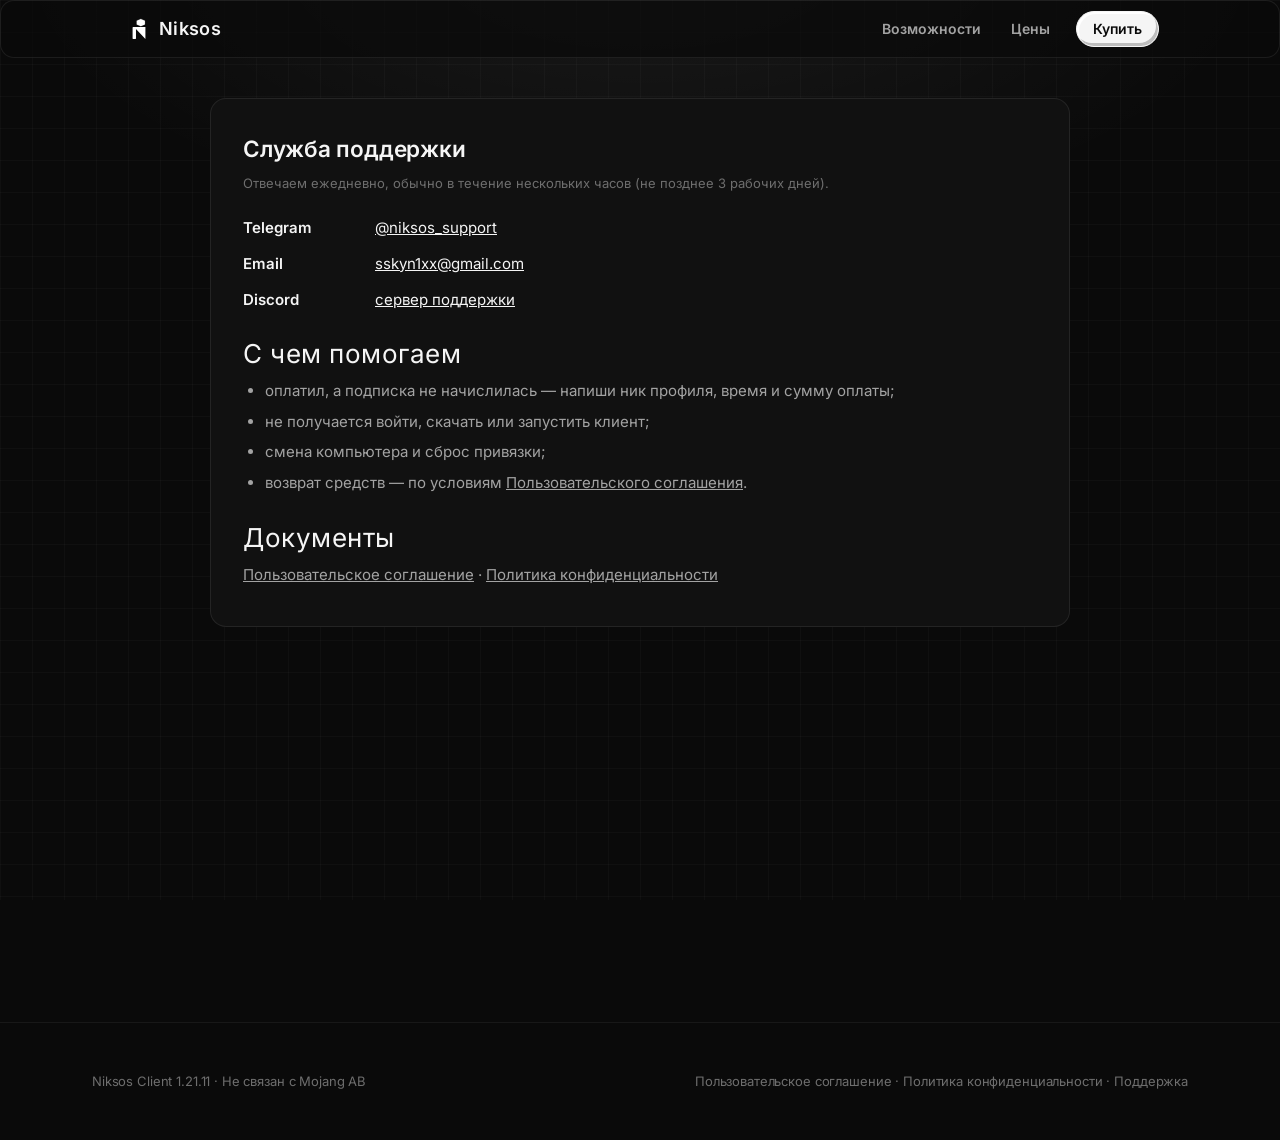
<file: support.html>
<!doctype html>
<html lang="ru">
<head>
<meta charset="utf-8">
<meta name="viewport" content="width=device-width, initial-scale=1">
<title>Поддержка — Niksos Client</title>
<link rel="icon" href="assets/favicon.png?v=20">
<style>
:root{
  --bg:#0a0a0a; --surface:#111111; --surface2:#171717; --line:rgba(255,255,255,.09);
  --text:#fff; --muted:rgba(255,255,255,.64); --dim:rgba(255,255,255,.42);
  --violet:#ffffff; --blue:#bfbfbf; --pink:#d9d9d9;
  --grad:#f2f2f2;
  --r:16px;
}
*{box-sizing:border-box;margin:0;padding:0}
html{scroll-behavior:smooth}
body{background:var(--bg);color:var(--text);font:16px/1.5 system-ui,-apple-system,"Segoe UI",Roboto,Arial,sans-serif;-webkit-font-smoothing:antialiased;overflow-x:hidden}
a{color:inherit;text-decoration:none}
img{display:block;max-width:100%}
.wrap{max-width:1160px;margin:0 auto;padding:0 32px}
.grad{color:inherit}
.eyebrow{display:inline-flex;align-items:center;gap:10px;font-size:12px;font-weight:700;letter-spacing:.14em;text-transform:uppercase;color:var(--violet)}
.eyebrow::before{content:"";width:24px;height:1px;background:currentColor}
.center .eyebrow::after{content:"";width:24px;height:1px;background:currentColor}
h2{font-size:clamp(36px,5.6vw,68px);line-height:.98;font-weight:900;letter-spacing:-.035em;text-transform:uppercase;margin:16px 0 16px}
.lead{color:var(--muted);max-width:560px}
.center{text-align:center}.center .lead{margin:0 auto}
section{padding:112px 0 0}

/* nav */
.nav{white-space:nowrap;max-width:calc(100vw - 24px);width:max-content;position:fixed;top:16px;left:0;right:0;margin:0 auto;z-index:50;display:flex;align-items:center;gap:4px;padding:6px;border:1px solid var(--line);border-radius:14px;background:rgba(12,12,12,.62);backdrop-filter:blur(16px);-webkit-backdrop-filter:blur(16px)}
.nav .brand{display:flex;align-items:center;gap:8px;padding:0 12px 0 6px;font-weight:800}
.nav .brand img{width:28px;height:28px;border-radius:8px}
.nav a.l{padding:10px 14px;border-radius:10px;font-size:14px;color:var(--muted);transition:.2s}
.nav a.l:hover{color:#fff;background:rgba(255,255,255,.06)}
.btn{display:inline-flex;align-items:center;justify-content:center;gap:8px;min-height:44px;padding:0 20px;border-radius:12px;font-weight:700;font-size:15px;transition:transform .2s, box-shadow .2s, background .2s}
.btn.primary{background:var(--grad);box-shadow:0 8px 30px -8px rgba(255,255,255,.7)}
.btn.primary:hover{transform:translateY(-2px);box-shadow:0 12px 36px -8px rgba(255,255,255,.9)}
.btn.ghost{border:1px solid var(--line);background:rgba(255,255,255,.04)}
.btn.ghost:hover{background:rgba(255,255,255,.09)}
.nav .btn{min-height:38px;padding:0 16px;font-size:14px;border-radius:10px}
a:focus-visible,.btn:focus-visible{outline:2px solid var(--violet);outline-offset:3px}

/* hero */
.hero{position:relative;min-height:100vh;min-height:100svh;display:flex;align-items:center;justify-content:center;text-align:center;padding:120px 24px 80px;overflow:hidden}
.hero::after{content:"";position:absolute;inset:0;background:radial-gradient(60% 50% at 50% 38%,rgba(255,255,255,.28),transparent 70%),linear-gradient(180deg,rgba(10,10,10,.2) 0%,rgba(10,10,10,.55) 55%,var(--bg) 100%)}
.hero .in{position:relative;z-index:2;max-width:860px}
.logo{width:min(220px,46vw);aspect-ratio:1;margin:0 auto 20px;border-radius:44px;overflow:hidden;box-shadow:0 0 80px -10px rgba(255,255,255,.75),0 0 0 1px rgba(255,255,255,.08);animation:float 6s ease-in-out infinite}
.logo img{width:100%;height:100%;object-fit:cover}
@keyframes float{50%{transform:translateY(-10px)}}
.badge{display:inline-flex;align-items:center;gap:8px;padding:6px 12px;border:1px solid var(--line);border-radius:999px;background:rgba(255,255,255,.05);font-size:13px;color:var(--muted);margin-bottom:22px}
.badge b{color:#fff;font-weight:700}
.dot{width:8px;height:8px;border-radius:50%;background:#5dffa5;box-shadow:0 0 10px #5dffa5}
.hero h1{font-size:clamp(44px,7.4vw,92px);line-height:.98;font-weight:900;letter-spacing:-.04em}
.hero p{color:var(--muted);font-size:18px;max-width:560px;margin:22px auto 32px}
.cta{display:flex;gap:12px;justify-content:center;flex-wrap:wrap}
.scroll{margin-top:44px;font-size:11px;letter-spacing:.2em;color:var(--dim);text-transform:uppercase}

/* bento */
.bento{display:grid;grid-template-columns:repeat(3,1fr);grid-auto-rows:minmax(200px,auto);gap:16px;margin-top:48px}
.card{position:relative;overflow:hidden;border:1px solid var(--line);border-radius:var(--r);background:linear-gradient(160deg,var(--surface2),var(--surface));padding:24px;display:flex;flex-direction:column;justify-content:flex-end;transition:transform .35s, border-color .35s}
.card:hover{transform:translateY(-4px);border-color:rgba(255,255,255,.45)}
.card .ph{position:absolute;inset:0;background-size:cover;background-position:center;transition:transform .8s}
.card:hover .ph{transform:scale(1.05)}
.card.img::before{content:"";position:absolute;inset:0;z-index:1;background:linear-gradient(180deg,rgba(10,10,10,0) 30%,rgba(10,10,10,.8) 62%,rgba(10,10,10,.96) 100%)}
.card>*:not(.ph){position:relative;z-index:2}
.tag{align-self:flex-start;font-size:11px;font-weight:800;letter-spacing:.12em;text-transform:uppercase;color:#fff;padding:4px 8px;border-radius:6px;background:rgba(255,255,255,.28);border:1px solid rgba(255,255,255,.45);margin-bottom:12px}
.card h3{font-size:22px;line-height:1.15;font-weight:800;letter-spacing:-.02em}
.card p{color:var(--muted);font-size:14px;margin-top:6px;max-width:440px}
.ico{position:absolute!important;top:22px;right:22px;color:#e6e6e6;line-height:0;filter:none}
.glow::after{content:"";position:absolute;width:260px;height:260px;right:-80px;top:-80px;border-radius:50%;background:radial-gradient(circle,rgba(255,255,255,.35),transparent 70%);z-index:0}
.c-a{grid-column:span 4;grid-row:span 2}.c-b{grid-column:span 2}.c-c{grid-column:span 2}
.c-d{grid-column:span 3;grid-row:span 2}.c-e{grid-column:span 3}.c-f{grid-column:span 3}
.chips{display:flex;flex-wrap:wrap;gap:6px;margin-top:12px}
.chips span{font-size:12px;color:var(--muted);padding:4px 8px;border-radius:6px;background:rgba(255,255,255,.06);border:1px solid var(--line)}

/* cosmetics */
.cos{margin-top:48px}
.cos .shot{border-radius:20px;overflow:hidden;border:1px solid var(--line);box-shadow:0 30px 80px -30px rgba(255,255,255,.6);aspect-ratio:3/4}
.cos .shot img{width:100%;height:100%;object-fit:cover}
.list{display:grid;grid-template-columns:1fr 1fr;gap:12px}
.list .note{grid-column:1/-1}
.item{display:grid;grid-template-columns:56px 1fr;gap:16px;align-items:start;padding:20px;border:1px solid var(--line);border-radius:var(--r);background:var(--surface);transition:border-color .3s, background .3s}
.item:hover{border-color:rgba(255,255,255,.45);background:var(--surface2)}
.num{font-size:28px;font-weight:900;letter-spacing:-.04em;line-height:1}
.item h3{font-size:18px;font-weight:800}
.item p{color:var(--muted);font-size:14px;margin-top:2px}
.note{margin-top:8px;font-size:14px;color:var(--dim)}

/* stats */
.stats{display:grid;grid-template-columns:repeat(3,1fr);gap:16px;margin-top:48px}
.stat{padding:32px 24px;border:1px solid var(--line);border-radius:var(--r);background:radial-gradient(120% 120% at 50% 0%,rgba(255,255,255,.14),transparent 60%),var(--surface);text-align:center}
.stat b{display:block;font-size:clamp(40px,5vw,60px);font-weight:900;letter-spacing:-.04em;line-height:1}
.stat span{display:block;color:var(--muted);font-size:14px;margin-top:8px}

/* steps */
.steps{display:grid;grid-template-columns:repeat(3,1fr);gap:16px;margin-top:48px}
.step{position:relative;min-height:280px;padding:24px;border:1px solid var(--line);border-radius:var(--r);background:linear-gradient(180deg,var(--surface2),var(--surface));display:flex;flex-direction:column;overflow:hidden}
.step .k{display:flex;justify-content:space-between;font-size:11px;font-weight:800;letter-spacing:.14em;text-transform:uppercase;color:var(--dim)}
.step .k i{font-style:normal;color:var(--violet)}
.step .big{font-size:96px;font-weight:900;letter-spacing:-.06em;line-height:1;margin:16px 0 8px;color:transparent;-webkit-text-stroke:1px rgba(255,255,255,.18)}
.step h3{font-size:22px;font-weight:800;margin-top:24px}
.step p{color:var(--muted);font-size:14px;margin-top:6px}
kbd{white-space:nowrap;font:600 13px/1 ui-monospace,Consolas,monospace;padding:3px 7px;border-radius:6px;background:rgba(255,255,255,.1);border:1px solid var(--line);color:#fff}

/* final cta */
.final{margin-top:112px;position:relative;overflow:hidden;border:1px solid var(--line);border-radius:24px;padding:72px 32px;text-align:center;background:radial-gradient(70% 90% at 50% 0%,rgba(255,255,255,.35),transparent 70%),var(--surface)}
.final h2{margin-top:0}
.final p{color:var(--muted);margin:0 auto 28px;max-width:520px}
footer{padding:48px 0;margin-top:64px;border-top:1px solid var(--line);color:var(--dim);font-size:14px}
footer .wrap{display:flex;justify-content:space-between;gap:16px;flex-wrap:wrap}

/* reveal */
.rv{opacity:0;transform:translateY(24px);transition:opacity .8s ease, transform .8s ease}
.rv.on{opacity:1;transform:none}

@media (max-width:900px){
  .bento{grid-template-columns:1fr 1fr}
  .list{grid-template-columns:1fr}
  .steps,.stats{grid-template-columns:1fr}
  .step{min-height:0}.step .big{font-size:72px;margin-bottom:8px}
}
@media (max-width:640px){
  .wrap{padding:0 20px}
  .nav a.l{display:none}
  .bento{grid-template-columns:1fr;grid-auto-rows:auto}
  .card{min-height:220px}
  .c-a,.c-b,.c-c,.c-d,.c-e,.c-f{grid-column:span 1;grid-row:span 1}
  .c-a,.c-d{min-height:400px}
  .nav .brand{padding-right:8px}
  section{padding-top:80px}
  .final{padding:48px 20px}
}
@media (prefers-reduced-motion:reduce){
  *{animation:none!important;transition:none!important;scroll-behavior:auto!important}
  .rv{opacity:1;transform:none}
}

/* pricing */
.plans{display:grid;grid-template-columns:repeat(4,1fr);gap:16px;margin-top:48px;text-align:left}
.plan{position:relative;display:flex;flex-direction:column;padding:28px 24px 24px;border:1px solid var(--line);border-radius:var(--r);background:linear-gradient(180deg,var(--surface2),var(--surface));transition:transform .3s,border-color .3s}
.plan:hover{transform:translateY(-4px);border-color:rgba(255,255,255,.45)}
.plan.hot{border-color:rgba(255,255,255,.7);background:radial-gradient(120% 80% at 50% 0%,rgba(255,255,255,.22),transparent 60%),var(--surface2);box-shadow:0 20px 60px -30px rgba(255,255,255,.8)}
.plan .pt{font-size:14px;font-weight:700;color:var(--muted);text-transform:uppercase;letter-spacing:.12em}
.plan .price{font-size:48px;font-weight:900;letter-spacing:-.04em;line-height:1;margin:16px 0 4px}
.plan .price small{font-size:22px;font-weight:800;margin-left:4px}
.plan .per{font-size:14px;color:var(--dim);min-height:21px}
.plan ul{list-style:none;margin:20px 0 24px;display:flex;flex-direction:column;gap:8px;font-size:14px;color:var(--muted)}
.plan li::before{content:"✓";color:var(--violet);font-weight:800;margin-right:8px}
.plan .btn{margin-top:auto;width:100%}
.ribbon{position:absolute;top:-11px;left:24px;font-size:11px;font-weight:800;letter-spacing:.1em;text-transform:uppercase;padding:4px 10px;border-radius:6px;background:var(--grad)}
.subnote{margin-top:24px;color:var(--muted);font-size:14px}
.subnote a{color:#e6e6e6;text-decoration:underline;text-underline-offset:3px}
@media (max-width:1000px){.plans{grid-template-columns:1fr 1fr}}
@media (max-width:560px){.plans{grid-template-columns:1fr}}
.buy{display:grid;grid-template-columns:repeat(4,1fr);gap:10px;margin-top:6px}@media(max-width:760px){.buy{grid-template-columns:1fr 1fr}}.buy .btn{justify-content:center;width:100%}.buy .btn.pick{outline:2px solid #ffffff;outline-offset:2px}
</style>
<style>
.acc{min-height:100vh;min-height:100svh;padding:120px 0 64px;position:relative}
.acc::before{content:"";position:absolute;inset:0;background:radial-gradient(50% 40% at 50% 0%,rgba(255,255,255,.25),transparent 70%);pointer-events:none}
.acc .wrap{position:relative;max-width:980px}
.box{border:1px solid var(--line);border-radius:20px;background:linear-gradient(180deg,var(--surface2),var(--surface));padding:32px}
.auth{max-width:440px;margin:0 auto}
.auth h1,.dash h1{font-size:clamp(32px,4.4vw,44px);font-weight:900;letter-spacing:-.035em;line-height:1.05}
.auth .sub{color:var(--muted);margin:8px 0 24px;font-size:15px}
.tabs{display:grid;grid-template-columns:1fr 1fr;gap:4px;padding:4px;border:1px solid var(--line);border-radius:12px;background:rgba(0,0,0,.25);margin-bottom:24px}
.tabs button{min-height:40px;border:0;border-radius:9px;background:transparent;color:var(--muted);font:600 14px/1 inherit;cursor:pointer}
.tabs button[aria-selected="true"]{background:rgba(255,255,255,.22);color:#fff}
label{display:block;font-size:13px;font-weight:600;color:var(--muted);margin:0 0 6px}
.field{margin-bottom:16px}
input{width:100%;min-height:48px;padding:0 14px;border-radius:12px;border:1px solid var(--line);background:rgba(0,0,0,.3);color:#fff;font:16px/1 inherit;outline:none;transition:border-color .2s, box-shadow .2s}
input:focus{border-color:var(--violet);box-shadow:0 0 0 3px rgba(255,255,255,.2)}
input.key{font-family:ui-monospace,Consolas,monospace;letter-spacing:.06em;text-transform:uppercase}
button.btn{border:0;cursor:pointer;color:#fff;font-family:inherit}
button.btn:disabled{opacity:.5;cursor:not-allowed;transform:none!important;box-shadow:none!important}
.full{width:100%}
.msg{min-height:22px;margin-top:14px;font-size:14px;color:var(--muted)}
.msg.err{color:#ff8a9a}.msg.ok{color:#7dffb4}
.hint{margin-top:20px;font-size:13px;color:var(--dim)}
.dash{display:none}
.top{display:flex;justify-content:space-between;align-items:flex-end;gap:16px;flex-wrap:wrap;margin-bottom:24px}
.top .who{color:var(--muted);font-size:15px;margin-top:6px}
.grid2{display:grid;grid-template-columns:1.1fr 1fr;gap:16px}
.status{display:flex;flex-direction:column;gap:6px}
.pill{align-self:flex-start;display:inline-flex;align-items:center;gap:8px;font-size:12px;font-weight:800;letter-spacing:.1em;text-transform:uppercase;padding:6px 10px;border-radius:8px;border:1px solid var(--line);background:rgba(255,255,255,.05)}
.pill .d{width:8px;height:8px;border-radius:50%;background:#ff6b81;box-shadow:0 0 10px #ff6b81}
.pill.on .d{background:#5dffa5;box-shadow:0 0 10px #5dffa5}
.status .big{font-size:clamp(30px,4vw,40px);font-weight:900;letter-spacing:-.03em;line-height:1.1;margin-top:12px}
.status .small{color:var(--muted);font-size:14px}
.status .btn{margin-top:20px}
.box h2{font-size:20px;font-weight:800;letter-spacing:-.01em;text-transform:none;margin:0 0 4px;line-height:1.2}
.box .desc{color:var(--muted);font-size:14px;margin-bottom:16px}
.hist{margin-top:16px}
.hist table{width:100%;border-collapse:collapse;font-size:14px}
.hist td,.hist th{padding:10px 0;border-bottom:1px solid var(--line);text-align:left}
.hist th{color:var(--dim);font-weight:600;font-size:12px;text-transform:uppercase;letter-spacing:.1em}
.hist .empty{color:var(--dim);font-size:14px;padding:12px 0}
.linkbtn{background:none;border:0;color:var(--muted);font:600 14px/1 inherit;cursor:pointer;padding:12px 4px;text-decoration:underline;text-underline-offset:3px}
.linkbtn:hover{color:#fff}
.spin{width:16px;height:16px;border-radius:50%;border:2px solid rgba(255,255,255,.35);border-top-color:#fff;animation:sp .8s linear infinite;display:none}
.busy .spin{display:inline-block}
@keyframes sp{to{transform:rotate(360deg)}}
@media (max-width:760px){.grid2{grid-template-columns:1fr}.box{padding:24px 20px}}
</style>
<style>
@font-face{font-family:Pix;font-weight:400;font-display:swap;src:url(assets/tiny5.ttf?v=13) format("truetype")}
@font-face{font-family:Inter;font-weight:400;font-display:swap;src:url(assets/inter-cyr-400.ttf?v=13) format("truetype");unicode-range:U+0400-045F,U+2116}
@font-face{font-family:Inter;font-weight:600;font-display:swap;src:url(assets/inter-cyr-600.ttf?v=13) format("truetype");unicode-range:U+0400-045F,U+2116}
@font-face{font-family:Inter;font-weight:400;font-display:swap;src:url(assets/inter-400.ttf?v=13) format("truetype")}
@font-face{font-family:Inter;font-weight:600;font-display:swap;src:url(assets/inter-600.ttf?v=13) format("truetype")}
/* Кабинет и админка в стиле интерфейса Minecraft */
body{--bg:#0a0a0a;--surface:rgba(14,14,14,.94);--surface2:rgba(14,14,14,.94);--line:#262626;--text:#fff;--muted:#bdbdbd;--dim:#9a9a9a;--violet:#d0d0d0;--grad:#f2f2f2;color:#fff;font:15px/1.6 Inter,system-ui,"Segoe UI",Arial,sans-serif;background:#0a0a0a url(assets/dirt.png?v=13) 0 0/64px 64px}
body::before{content:"";position:fixed;inset:0;background:url(assets/dirt.png?v=13) 0 0/64px 64px;image-rendering:pixelated;z-index:-1}
body .grad{color:#ffffff;background:none}
body .nav{position:sticky;top:0;width:auto;max-width:none;margin:0;border:0;border-bottom:2px solid #000;border-radius:0;background:rgba(0,0,0,.6);backdrop-filter:none;-webkit-backdrop-filter:none;padding:10px max(24px,calc((100vw - 1040px)/2));gap:22px}
body .nav .brand{margin-right:auto;font-family:Pix,monospace;font-size:22px;font-weight:400;text-shadow:3px 3px 0 #3f3f3f}
body .nav .brand img{width:28px;height:28px;border-radius:0}
body .nav a.l{font-family:Pix,monospace;font-size:19px;color:#d0d0d0;text-shadow:2px 2px 0 #2a2a2a;padding:4px;background:none!important}
body .nav a.l:hover{color:#ffffff}
body .btn,body button.btn{font-family:Pix,monospace;font-size:19px;font-weight:400;color:#e0e0e0;text-shadow:2px 2px 0 #383838;background:#6f6f6f;border:2px solid #000;border-radius:0;box-shadow:inset 2px 2px 0 #a8a8a8,inset -2px -3px 0 #4a4a4a!important;transform:none!important;min-height:42px}
body .btn:hover{background:#2b2b2b;border-color:#fff;color:#ffffff;box-shadow:inset 2px 2px 0 #4a4a4a,inset -2px -3px 0 #1a1a1a!important}
body .btn.primary{background:#f2f2f2;box-shadow:inset 2px 2px 0 #ffffff,inset -2px -3px 0 #bdbdbd!important}
body .btn.primary:hover{background:#ffffff;border-color:#fff}
body .btn.ghost{background:#6f6f6f}
body button.btn:disabled{opacity:.55}
body .acc{padding:40px 0 64px}
body .acc::before{display:none}
body .box{border-radius:0;background:rgba(14,14,14,.94);border:2px solid transparent;border-image:linear-gradient(#3a3a3a,#1f1f1f) 1;padding:24px}
body .auth h1,body .dash h1,body .box h2{font-family:Pix,monospace;font-weight:400;letter-spacing:.02em;text-shadow:3px 3px 0 #3f3f3f}
body .auth h1,body .dash h1{font-size:44px}
body .box h2{font-size:26px}
body .tabs{border-radius:0;background:#000;border:2px solid #000;padding:2px}
body .tabs button{border-radius:0;font-family:Pix,monospace;font-size:19px;font-weight:400;color:#bbb}
body .tabs button[aria-selected="true"]{background:#6f6f6f;color:#fff;box-shadow:inset 2px 2px 0 #a8a8a8,inset -2px -3px 0 #4a4a4a}
body input,body select{border-radius:0;min-height:44px;background:#000;border:2px solid #a0a0a0;color:#fff}
body input:focus{box-shadow:none;border-color:#fff}
body label{color:#bdbdbd}
body .pill{font-family:Pix,monospace;font-size:17px;font-weight:400;letter-spacing:0;text-transform:none;border-radius:0;background:#000;border:2px solid #333}
body .pill .d,body .pill.on .d{box-shadow:none;border-radius:0}
body .status .big{font-family:Pix,monospace;font-size:34px;font-weight:400;letter-spacing:0;text-shadow:3px 3px 0 #3f3f3f}
body .hist th,body .tbl th{text-transform:none;letter-spacing:0;font-size:12px;color:#aaa}
body .hist td,body .hist th,body .tbl td,body .tbl th{border-color:#262626}
body .stat .v{font-family:Pix,monospace;font-size:34px;font-weight:400;letter-spacing:0;color:#d9d9d9;text-shadow:3px 3px 0 #000000}
body .tag{letter-spacing:0;text-transform:none;border-radius:0}
body .msg.ok{color:#d9d9d9}body .msg.err{color:#ff5555}
body .linkbtn{color:#e6e6e6}
body a[style*="underline"],body .hint a,body .desc a{color:#e6e6e6}
</style>
<style>
.doc{max-width:860px;margin:0 auto}
.doc h1{margin-bottom:6px}.doc .upd{color:var(--dim);font-size:13px;margin-bottom:22px}
.doc h2{margin:26px 0 10px;font-size:22px}.doc p,.doc li{color:var(--muted);line-height:1.65;font-size:15px;margin:6px 0}
.doc ul{padding-left:22px}.doc a{text-decoration:underline}
.contacts{display:grid;gap:12px;margin-top:10px}.contacts .c{display:flex;gap:12px;align-items:center;flex-wrap:wrap}
.contacts b{min-width:120px;display:inline-block}
</style>
<link rel="stylesheet" href="assets/mono.css?v=20">
</head>
<body>
<nav class="nav" aria-label="Навигация">
  <a class="brand" href="index.html"><img src="assets/logo-white.svg?v=20" alt="">Niksos</a>
  <a class="l" href="index.html#features">Возможности</a>
  <a class="l" href="index.html#pricing">Цены</a>
  <a class="btn primary" href="index.html#pricing">Купить</a>
</nav>

<main class="acc"><div class="wrap"><section class="box doc" style="display:block;padding:32px">
<h1>Служба поддержки</h1><div class="upd">Отвечаем ежедневно, обычно в течение нескольких часов (не позднее 3 рабочих дней).</div>
<div class="contacts" data-contacts><div class="c"><b>Telegram</b><a href="https://t.me/niksos_support" target="_blank" rel="noopener">@niksos_support</a></div><div class="c"><b>Email</b><a href="mailto:sskyn1xx@gmail.com">sskyn1xx@gmail.com</a></div><div class="c"><b>Discord</b><a href="https://discord.gg/tUryKysJVT" target="_blank" rel="noopener">сервер поддержки</a></div></div>
<h2>С чем помогаем</h2>
<ul><li>оплатил, а подписка не начислилась — напиши ник профиля, время и сумму оплаты;</li>
<li>не получается войти, скачать или запустить клиент;</li><li>смена компьютера и сброс привязки;</li><li>возврат средств — по условиям <a href="terms.html">Пользовательского соглашения</a>.</li></ul>
<h2>Документы</h2>
<p><a href="terms.html">Пользовательское соглашение</a> · <a href="privacy.html">Политика конфиденциальности</a></p>
</section></div></main>
<footer>
  <div class="wrap"><span>Niksos Client 1.21.11 · Не связан с Mojang AB</span>
  <span><a href="terms.html">Пользовательское соглашение</a> · <a href="privacy.html">Политика конфиденциальности</a> · <a href="support.html">Поддержка</a></span></div>
</footer>
<script src="assets/config.js?v=13"></script>
<script>
(function(){
  var s=(window.NIKSOS&&NIKSOS.support)||{}, L=(window.NIKSOS&&NIKSOS.links)||{};
  var items=[];
  if(s.telegram) items.push(['Telegram','<a href="https://t.me/'+s.telegram.replace(/^@/,'')+'" target="_blank" rel="noopener">'+s.telegram+'</a>']);
  if(s.email) items.push(['Email','<a href="mailto:'+s.email+'">'+s.email+'</a>']);
  if(L.discord && L.discord!=='#') items.push(['Discord','<a href="'+L.discord+'" target="_blank" rel="noopener">сервер поддержки</a>']);
  var html=items.map(function(i){return '<div class="c"><b>'+i[0]+'</b>'+i[1]+'</div>'}).join('');
  document.querySelectorAll('[data-contacts]').forEach(function(e){e.innerHTML=html||'<p>Контакты скоро появятся.</p>'});
  document.querySelectorAll('[data-contacts-inline]').forEach(function(e){e.innerHTML=items.map(function(i){return i[0]+': '+i[1]}).join(', ')||'указаны на странице <a href="support.html">Поддержка</a>'});
})();
</script>
</body>
</html>
</file>
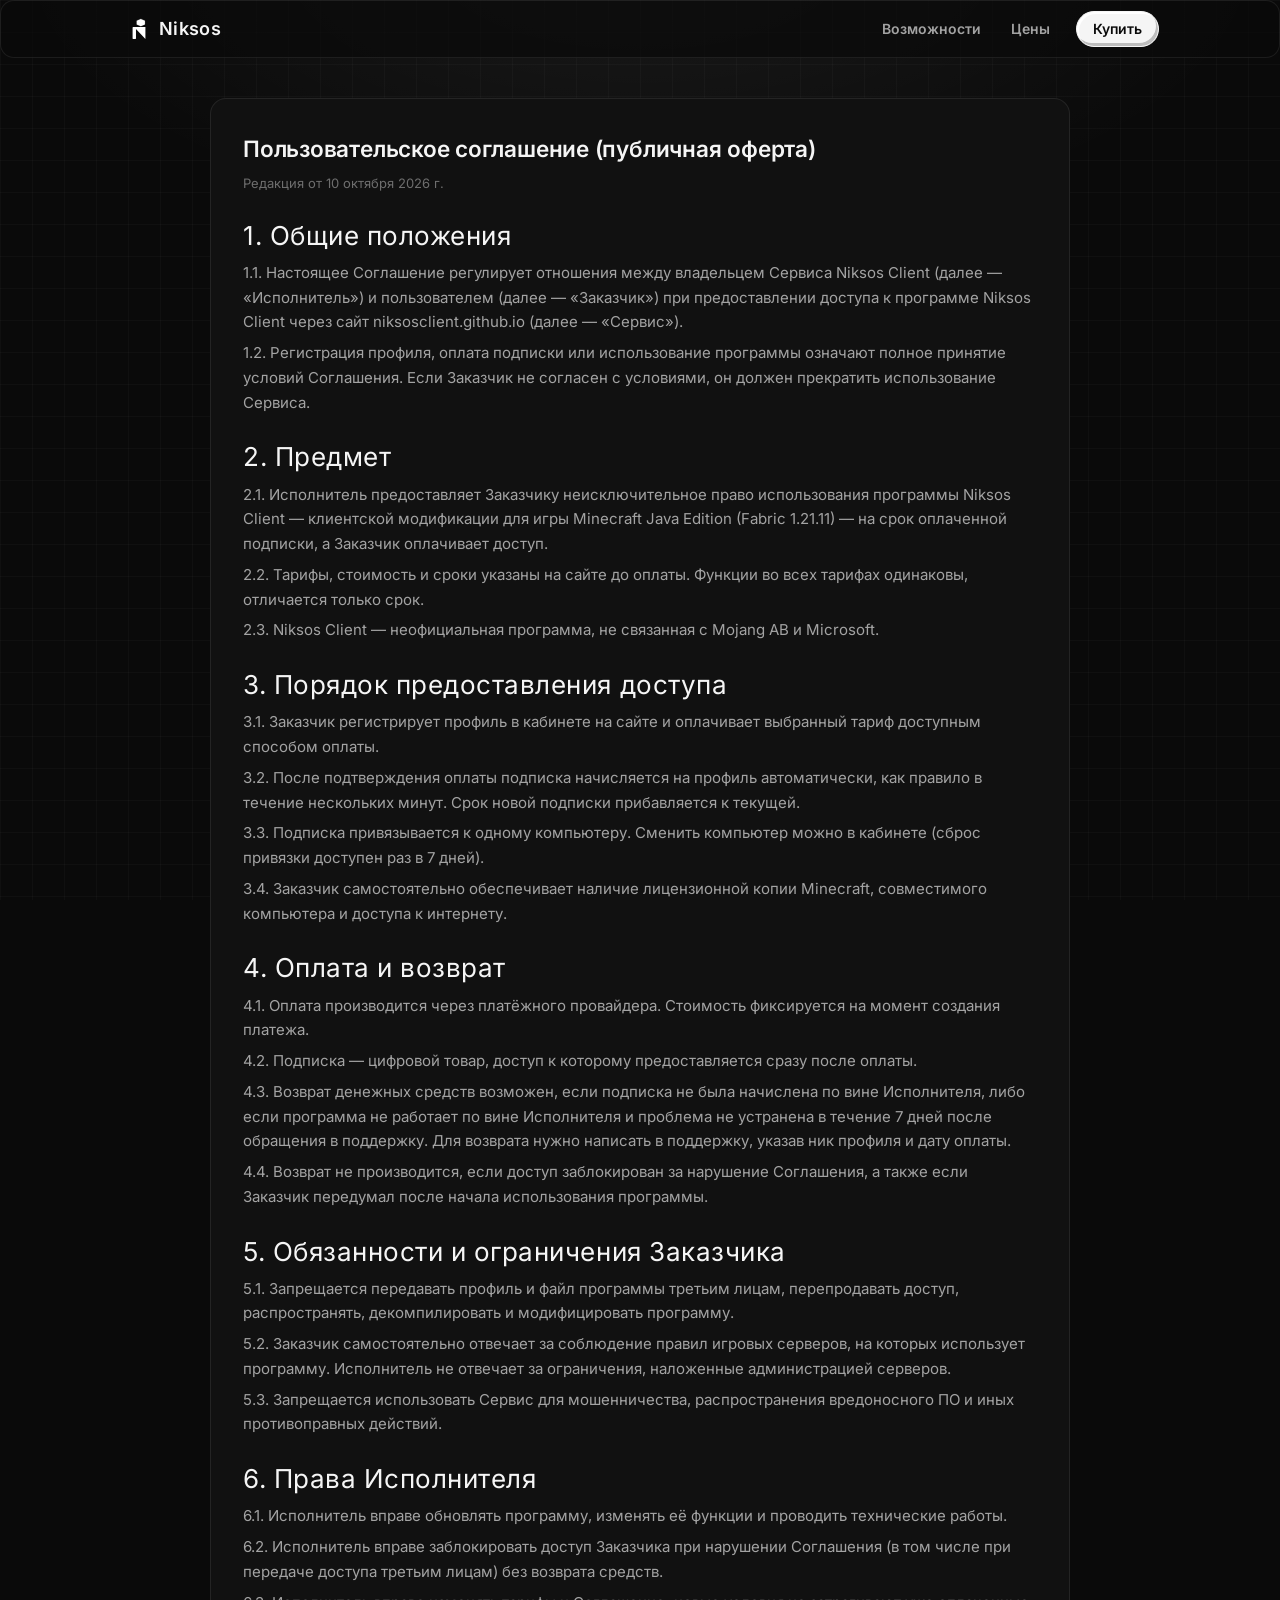
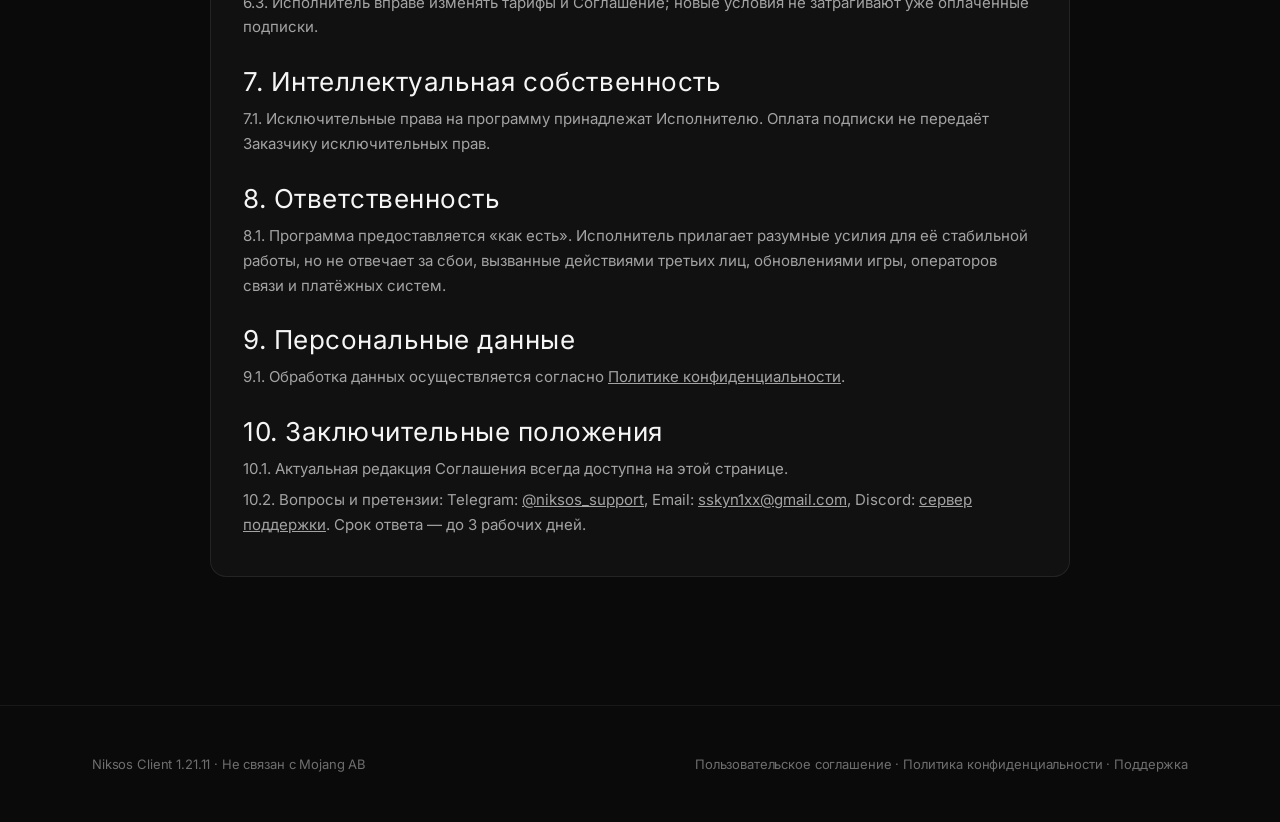
<file: terms.html>
<!doctype html>
<html lang="ru">
<head>
<meta charset="utf-8">
<meta name="viewport" content="width=device-width, initial-scale=1">
<title>Пользовательское соглашение — Niksos Client</title>
<link rel="icon" href="assets/favicon.png?v=20">
<style>
:root{
  --bg:#0a0a0a; --surface:#111111; --surface2:#171717; --line:rgba(255,255,255,.09);
  --text:#fff; --muted:rgba(255,255,255,.64); --dim:rgba(255,255,255,.42);
  --violet:#ffffff; --blue:#bfbfbf; --pink:#d9d9d9;
  --grad:#f2f2f2;
  --r:16px;
}
*{box-sizing:border-box;margin:0;padding:0}
html{scroll-behavior:smooth}
body{background:var(--bg);color:var(--text);font:16px/1.5 system-ui,-apple-system,"Segoe UI",Roboto,Arial,sans-serif;-webkit-font-smoothing:antialiased;overflow-x:hidden}
a{color:inherit;text-decoration:none}
img{display:block;max-width:100%}
.wrap{max-width:1160px;margin:0 auto;padding:0 32px}
.grad{color:inherit}
.eyebrow{display:inline-flex;align-items:center;gap:10px;font-size:12px;font-weight:700;letter-spacing:.14em;text-transform:uppercase;color:var(--violet)}
.eyebrow::before{content:"";width:24px;height:1px;background:currentColor}
.center .eyebrow::after{content:"";width:24px;height:1px;background:currentColor}
h2{font-size:clamp(36px,5.6vw,68px);line-height:.98;font-weight:900;letter-spacing:-.035em;text-transform:uppercase;margin:16px 0 16px}
.lead{color:var(--muted);max-width:560px}
.center{text-align:center}.center .lead{margin:0 auto}
section{padding:112px 0 0}

/* nav */
.nav{white-space:nowrap;max-width:calc(100vw - 24px);width:max-content;position:fixed;top:16px;left:0;right:0;margin:0 auto;z-index:50;display:flex;align-items:center;gap:4px;padding:6px;border:1px solid var(--line);border-radius:14px;background:rgba(12,12,12,.62);backdrop-filter:blur(16px);-webkit-backdrop-filter:blur(16px)}
.nav .brand{display:flex;align-items:center;gap:8px;padding:0 12px 0 6px;font-weight:800}
.nav .brand img{width:28px;height:28px;border-radius:8px}
.nav a.l{padding:10px 14px;border-radius:10px;font-size:14px;color:var(--muted);transition:.2s}
.nav a.l:hover{color:#fff;background:rgba(255,255,255,.06)}
.btn{display:inline-flex;align-items:center;justify-content:center;gap:8px;min-height:44px;padding:0 20px;border-radius:12px;font-weight:700;font-size:15px;transition:transform .2s, box-shadow .2s, background .2s}
.btn.primary{background:var(--grad);box-shadow:0 8px 30px -8px rgba(255,255,255,.7)}
.btn.primary:hover{transform:translateY(-2px);box-shadow:0 12px 36px -8px rgba(255,255,255,.9)}
.btn.ghost{border:1px solid var(--line);background:rgba(255,255,255,.04)}
.btn.ghost:hover{background:rgba(255,255,255,.09)}
.nav .btn{min-height:38px;padding:0 16px;font-size:14px;border-radius:10px}
a:focus-visible,.btn:focus-visible{outline:2px solid var(--violet);outline-offset:3px}

/* hero */
.hero{position:relative;min-height:100vh;min-height:100svh;display:flex;align-items:center;justify-content:center;text-align:center;padding:120px 24px 80px;overflow:hidden}
.hero::after{content:"";position:absolute;inset:0;background:radial-gradient(60% 50% at 50% 38%,rgba(255,255,255,.28),transparent 70%),linear-gradient(180deg,rgba(10,10,10,.2) 0%,rgba(10,10,10,.55) 55%,var(--bg) 100%)}
.hero .in{position:relative;z-index:2;max-width:860px}
.logo{width:min(220px,46vw);aspect-ratio:1;margin:0 auto 20px;border-radius:44px;overflow:hidden;box-shadow:0 0 80px -10px rgba(255,255,255,.75),0 0 0 1px rgba(255,255,255,.08);animation:float 6s ease-in-out infinite}
.logo img{width:100%;height:100%;object-fit:cover}
@keyframes float{50%{transform:translateY(-10px)}}
.badge{display:inline-flex;align-items:center;gap:8px;padding:6px 12px;border:1px solid var(--line);border-radius:999px;background:rgba(255,255,255,.05);font-size:13px;color:var(--muted);margin-bottom:22px}
.badge b{color:#fff;font-weight:700}
.dot{width:8px;height:8px;border-radius:50%;background:#5dffa5;box-shadow:0 0 10px #5dffa5}
.hero h1{font-size:clamp(44px,7.4vw,92px);line-height:.98;font-weight:900;letter-spacing:-.04em}
.hero p{color:var(--muted);font-size:18px;max-width:560px;margin:22px auto 32px}
.cta{display:flex;gap:12px;justify-content:center;flex-wrap:wrap}
.scroll{margin-top:44px;font-size:11px;letter-spacing:.2em;color:var(--dim);text-transform:uppercase}

/* bento */
.bento{display:grid;grid-template-columns:repeat(3,1fr);grid-auto-rows:minmax(200px,auto);gap:16px;margin-top:48px}
.card{position:relative;overflow:hidden;border:1px solid var(--line);border-radius:var(--r);background:linear-gradient(160deg,var(--surface2),var(--surface));padding:24px;display:flex;flex-direction:column;justify-content:flex-end;transition:transform .35s, border-color .35s}
.card:hover{transform:translateY(-4px);border-color:rgba(255,255,255,.45)}
.card .ph{position:absolute;inset:0;background-size:cover;background-position:center;transition:transform .8s}
.card:hover .ph{transform:scale(1.05)}
.card.img::before{content:"";position:absolute;inset:0;z-index:1;background:linear-gradient(180deg,rgba(10,10,10,0) 30%,rgba(10,10,10,.8) 62%,rgba(10,10,10,.96) 100%)}
.card>*:not(.ph){position:relative;z-index:2}
.tag{align-self:flex-start;font-size:11px;font-weight:800;letter-spacing:.12em;text-transform:uppercase;color:#fff;padding:4px 8px;border-radius:6px;background:rgba(255,255,255,.28);border:1px solid rgba(255,255,255,.45);margin-bottom:12px}
.card h3{font-size:22px;line-height:1.15;font-weight:800;letter-spacing:-.02em}
.card p{color:var(--muted);font-size:14px;margin-top:6px;max-width:440px}
.ico{position:absolute!important;top:22px;right:22px;color:#e6e6e6;line-height:0;filter:none}
.glow::after{content:"";position:absolute;width:260px;height:260px;right:-80px;top:-80px;border-radius:50%;background:radial-gradient(circle,rgba(255,255,255,.35),transparent 70%);z-index:0}
.c-a{grid-column:span 4;grid-row:span 2}.c-b{grid-column:span 2}.c-c{grid-column:span 2}
.c-d{grid-column:span 3;grid-row:span 2}.c-e{grid-column:span 3}.c-f{grid-column:span 3}
.chips{display:flex;flex-wrap:wrap;gap:6px;margin-top:12px}
.chips span{font-size:12px;color:var(--muted);padding:4px 8px;border-radius:6px;background:rgba(255,255,255,.06);border:1px solid var(--line)}

/* cosmetics */
.cos{margin-top:48px}
.cos .shot{border-radius:20px;overflow:hidden;border:1px solid var(--line);box-shadow:0 30px 80px -30px rgba(255,255,255,.6);aspect-ratio:3/4}
.cos .shot img{width:100%;height:100%;object-fit:cover}
.list{display:grid;grid-template-columns:1fr 1fr;gap:12px}
.list .note{grid-column:1/-1}
.item{display:grid;grid-template-columns:56px 1fr;gap:16px;align-items:start;padding:20px;border:1px solid var(--line);border-radius:var(--r);background:var(--surface);transition:border-color .3s, background .3s}
.item:hover{border-color:rgba(255,255,255,.45);background:var(--surface2)}
.num{font-size:28px;font-weight:900;letter-spacing:-.04em;line-height:1}
.item h3{font-size:18px;font-weight:800}
.item p{color:var(--muted);font-size:14px;margin-top:2px}
.note{margin-top:8px;font-size:14px;color:var(--dim)}

/* stats */
.stats{display:grid;grid-template-columns:repeat(3,1fr);gap:16px;margin-top:48px}
.stat{padding:32px 24px;border:1px solid var(--line);border-radius:var(--r);background:radial-gradient(120% 120% at 50% 0%,rgba(255,255,255,.14),transparent 60%),var(--surface);text-align:center}
.stat b{display:block;font-size:clamp(40px,5vw,60px);font-weight:900;letter-spacing:-.04em;line-height:1}
.stat span{display:block;color:var(--muted);font-size:14px;margin-top:8px}

/* steps */
.steps{display:grid;grid-template-columns:repeat(3,1fr);gap:16px;margin-top:48px}
.step{position:relative;min-height:280px;padding:24px;border:1px solid var(--line);border-radius:var(--r);background:linear-gradient(180deg,var(--surface2),var(--surface));display:flex;flex-direction:column;overflow:hidden}
.step .k{display:flex;justify-content:space-between;font-size:11px;font-weight:800;letter-spacing:.14em;text-transform:uppercase;color:var(--dim)}
.step .k i{font-style:normal;color:var(--violet)}
.step .big{font-size:96px;font-weight:900;letter-spacing:-.06em;line-height:1;margin:16px 0 8px;color:transparent;-webkit-text-stroke:1px rgba(255,255,255,.18)}
.step h3{font-size:22px;font-weight:800;margin-top:24px}
.step p{color:var(--muted);font-size:14px;margin-top:6px}
kbd{white-space:nowrap;font:600 13px/1 ui-monospace,Consolas,monospace;padding:3px 7px;border-radius:6px;background:rgba(255,255,255,.1);border:1px solid var(--line);color:#fff}

/* final cta */
.final{margin-top:112px;position:relative;overflow:hidden;border:1px solid var(--line);border-radius:24px;padding:72px 32px;text-align:center;background:radial-gradient(70% 90% at 50% 0%,rgba(255,255,255,.35),transparent 70%),var(--surface)}
.final h2{margin-top:0}
.final p{color:var(--muted);margin:0 auto 28px;max-width:520px}
footer{padding:48px 0;margin-top:64px;border-top:1px solid var(--line);color:var(--dim);font-size:14px}
footer .wrap{display:flex;justify-content:space-between;gap:16px;flex-wrap:wrap}

/* reveal */
.rv{opacity:0;transform:translateY(24px);transition:opacity .8s ease, transform .8s ease}
.rv.on{opacity:1;transform:none}

@media (max-width:900px){
  .bento{grid-template-columns:1fr 1fr}
  .list{grid-template-columns:1fr}
  .steps,.stats{grid-template-columns:1fr}
  .step{min-height:0}.step .big{font-size:72px;margin-bottom:8px}
}
@media (max-width:640px){
  .wrap{padding:0 20px}
  .nav a.l{display:none}
  .bento{grid-template-columns:1fr;grid-auto-rows:auto}
  .card{min-height:220px}
  .c-a,.c-b,.c-c,.c-d,.c-e,.c-f{grid-column:span 1;grid-row:span 1}
  .c-a,.c-d{min-height:400px}
  .nav .brand{padding-right:8px}
  section{padding-top:80px}
  .final{padding:48px 20px}
}
@media (prefers-reduced-motion:reduce){
  *{animation:none!important;transition:none!important;scroll-behavior:auto!important}
  .rv{opacity:1;transform:none}
}

/* pricing */
.plans{display:grid;grid-template-columns:repeat(4,1fr);gap:16px;margin-top:48px;text-align:left}
.plan{position:relative;display:flex;flex-direction:column;padding:28px 24px 24px;border:1px solid var(--line);border-radius:var(--r);background:linear-gradient(180deg,var(--surface2),var(--surface));transition:transform .3s,border-color .3s}
.plan:hover{transform:translateY(-4px);border-color:rgba(255,255,255,.45)}
.plan.hot{border-color:rgba(255,255,255,.7);background:radial-gradient(120% 80% at 50% 0%,rgba(255,255,255,.22),transparent 60%),var(--surface2);box-shadow:0 20px 60px -30px rgba(255,255,255,.8)}
.plan .pt{font-size:14px;font-weight:700;color:var(--muted);text-transform:uppercase;letter-spacing:.12em}
.plan .price{font-size:48px;font-weight:900;letter-spacing:-.04em;line-height:1;margin:16px 0 4px}
.plan .price small{font-size:22px;font-weight:800;margin-left:4px}
.plan .per{font-size:14px;color:var(--dim);min-height:21px}
.plan ul{list-style:none;margin:20px 0 24px;display:flex;flex-direction:column;gap:8px;font-size:14px;color:var(--muted)}
.plan li::before{content:"✓";color:var(--violet);font-weight:800;margin-right:8px}
.plan .btn{margin-top:auto;width:100%}
.ribbon{position:absolute;top:-11px;left:24px;font-size:11px;font-weight:800;letter-spacing:.1em;text-transform:uppercase;padding:4px 10px;border-radius:6px;background:var(--grad)}
.subnote{margin-top:24px;color:var(--muted);font-size:14px}
.subnote a{color:#e6e6e6;text-decoration:underline;text-underline-offset:3px}
@media (max-width:1000px){.plans{grid-template-columns:1fr 1fr}}
@media (max-width:560px){.plans{grid-template-columns:1fr}}
.buy{display:grid;grid-template-columns:repeat(4,1fr);gap:10px;margin-top:6px}@media(max-width:760px){.buy{grid-template-columns:1fr 1fr}}.buy .btn{justify-content:center;width:100%}.buy .btn.pick{outline:2px solid #ffffff;outline-offset:2px}
</style>
<style>
.acc{min-height:100vh;min-height:100svh;padding:120px 0 64px;position:relative}
.acc::before{content:"";position:absolute;inset:0;background:radial-gradient(50% 40% at 50% 0%,rgba(255,255,255,.25),transparent 70%);pointer-events:none}
.acc .wrap{position:relative;max-width:980px}
.box{border:1px solid var(--line);border-radius:20px;background:linear-gradient(180deg,var(--surface2),var(--surface));padding:32px}
.auth{max-width:440px;margin:0 auto}
.auth h1,.dash h1{font-size:clamp(32px,4.4vw,44px);font-weight:900;letter-spacing:-.035em;line-height:1.05}
.auth .sub{color:var(--muted);margin:8px 0 24px;font-size:15px}
.tabs{display:grid;grid-template-columns:1fr 1fr;gap:4px;padding:4px;border:1px solid var(--line);border-radius:12px;background:rgba(0,0,0,.25);margin-bottom:24px}
.tabs button{min-height:40px;border:0;border-radius:9px;background:transparent;color:var(--muted);font:600 14px/1 inherit;cursor:pointer}
.tabs button[aria-selected="true"]{background:rgba(255,255,255,.22);color:#fff}
label{display:block;font-size:13px;font-weight:600;color:var(--muted);margin:0 0 6px}
.field{margin-bottom:16px}
input{width:100%;min-height:48px;padding:0 14px;border-radius:12px;border:1px solid var(--line);background:rgba(0,0,0,.3);color:#fff;font:16px/1 inherit;outline:none;transition:border-color .2s, box-shadow .2s}
input:focus{border-color:var(--violet);box-shadow:0 0 0 3px rgba(255,255,255,.2)}
input.key{font-family:ui-monospace,Consolas,monospace;letter-spacing:.06em;text-transform:uppercase}
button.btn{border:0;cursor:pointer;color:#fff;font-family:inherit}
button.btn:disabled{opacity:.5;cursor:not-allowed;transform:none!important;box-shadow:none!important}
.full{width:100%}
.msg{min-height:22px;margin-top:14px;font-size:14px;color:var(--muted)}
.msg.err{color:#ff8a9a}.msg.ok{color:#7dffb4}
.hint{margin-top:20px;font-size:13px;color:var(--dim)}
.dash{display:none}
.top{display:flex;justify-content:space-between;align-items:flex-end;gap:16px;flex-wrap:wrap;margin-bottom:24px}
.top .who{color:var(--muted);font-size:15px;margin-top:6px}
.grid2{display:grid;grid-template-columns:1.1fr 1fr;gap:16px}
.status{display:flex;flex-direction:column;gap:6px}
.pill{align-self:flex-start;display:inline-flex;align-items:center;gap:8px;font-size:12px;font-weight:800;letter-spacing:.1em;text-transform:uppercase;padding:6px 10px;border-radius:8px;border:1px solid var(--line);background:rgba(255,255,255,.05)}
.pill .d{width:8px;height:8px;border-radius:50%;background:#ff6b81;box-shadow:0 0 10px #ff6b81}
.pill.on .d{background:#5dffa5;box-shadow:0 0 10px #5dffa5}
.status .big{font-size:clamp(30px,4vw,40px);font-weight:900;letter-spacing:-.03em;line-height:1.1;margin-top:12px}
.status .small{color:var(--muted);font-size:14px}
.status .btn{margin-top:20px}
.box h2{font-size:20px;font-weight:800;letter-spacing:-.01em;text-transform:none;margin:0 0 4px;line-height:1.2}
.box .desc{color:var(--muted);font-size:14px;margin-bottom:16px}
.hist{margin-top:16px}
.hist table{width:100%;border-collapse:collapse;font-size:14px}
.hist td,.hist th{padding:10px 0;border-bottom:1px solid var(--line);text-align:left}
.hist th{color:var(--dim);font-weight:600;font-size:12px;text-transform:uppercase;letter-spacing:.1em}
.hist .empty{color:var(--dim);font-size:14px;padding:12px 0}
.linkbtn{background:none;border:0;color:var(--muted);font:600 14px/1 inherit;cursor:pointer;padding:12px 4px;text-decoration:underline;text-underline-offset:3px}
.linkbtn:hover{color:#fff}
.spin{width:16px;height:16px;border-radius:50%;border:2px solid rgba(255,255,255,.35);border-top-color:#fff;animation:sp .8s linear infinite;display:none}
.busy .spin{display:inline-block}
@keyframes sp{to{transform:rotate(360deg)}}
@media (max-width:760px){.grid2{grid-template-columns:1fr}.box{padding:24px 20px}}
</style>
<style>
@font-face{font-family:Pix;font-weight:400;font-display:swap;src:url(assets/tiny5.ttf?v=13) format("truetype")}
@font-face{font-family:Inter;font-weight:400;font-display:swap;src:url(assets/inter-cyr-400.ttf?v=13) format("truetype");unicode-range:U+0400-045F,U+2116}
@font-face{font-family:Inter;font-weight:600;font-display:swap;src:url(assets/inter-cyr-600.ttf?v=13) format("truetype");unicode-range:U+0400-045F,U+2116}
@font-face{font-family:Inter;font-weight:400;font-display:swap;src:url(assets/inter-400.ttf?v=13) format("truetype")}
@font-face{font-family:Inter;font-weight:600;font-display:swap;src:url(assets/inter-600.ttf?v=13) format("truetype")}
/* Кабинет и админка в стиле интерфейса Minecraft */
body{--bg:#0a0a0a;--surface:rgba(14,14,14,.94);--surface2:rgba(14,14,14,.94);--line:#262626;--text:#fff;--muted:#bdbdbd;--dim:#9a9a9a;--violet:#d0d0d0;--grad:#f2f2f2;color:#fff;font:15px/1.6 Inter,system-ui,"Segoe UI",Arial,sans-serif;background:#0a0a0a url(assets/dirt.png?v=13) 0 0/64px 64px}
body::before{content:"";position:fixed;inset:0;background:url(assets/dirt.png?v=13) 0 0/64px 64px;image-rendering:pixelated;z-index:-1}
body .grad{color:#ffffff;background:none}
body .nav{position:sticky;top:0;width:auto;max-width:none;margin:0;border:0;border-bottom:2px solid #000;border-radius:0;background:rgba(0,0,0,.6);backdrop-filter:none;-webkit-backdrop-filter:none;padding:10px max(24px,calc((100vw - 1040px)/2));gap:22px}
body .nav .brand{margin-right:auto;font-family:Pix,monospace;font-size:22px;font-weight:400;text-shadow:3px 3px 0 #3f3f3f}
body .nav .brand img{width:28px;height:28px;border-radius:0}
body .nav a.l{font-family:Pix,monospace;font-size:19px;color:#d0d0d0;text-shadow:2px 2px 0 #2a2a2a;padding:4px;background:none!important}
body .nav a.l:hover{color:#ffffff}
body .btn,body button.btn{font-family:Pix,monospace;font-size:19px;font-weight:400;color:#e0e0e0;text-shadow:2px 2px 0 #383838;background:#6f6f6f;border:2px solid #000;border-radius:0;box-shadow:inset 2px 2px 0 #a8a8a8,inset -2px -3px 0 #4a4a4a!important;transform:none!important;min-height:42px}
body .btn:hover{background:#2b2b2b;border-color:#fff;color:#ffffff;box-shadow:inset 2px 2px 0 #4a4a4a,inset -2px -3px 0 #1a1a1a!important}
body .btn.primary{background:#f2f2f2;box-shadow:inset 2px 2px 0 #ffffff,inset -2px -3px 0 #bdbdbd!important}
body .btn.primary:hover{background:#ffffff;border-color:#fff}
body .btn.ghost{background:#6f6f6f}
body button.btn:disabled{opacity:.55}
body .acc{padding:40px 0 64px}
body .acc::before{display:none}
body .box{border-radius:0;background:rgba(14,14,14,.94);border:2px solid transparent;border-image:linear-gradient(#3a3a3a,#1f1f1f) 1;padding:24px}
body .auth h1,body .dash h1,body .box h2{font-family:Pix,monospace;font-weight:400;letter-spacing:.02em;text-shadow:3px 3px 0 #3f3f3f}
body .auth h1,body .dash h1{font-size:44px}
body .box h2{font-size:26px}
body .tabs{border-radius:0;background:#000;border:2px solid #000;padding:2px}
body .tabs button{border-radius:0;font-family:Pix,monospace;font-size:19px;font-weight:400;color:#bbb}
body .tabs button[aria-selected="true"]{background:#6f6f6f;color:#fff;box-shadow:inset 2px 2px 0 #a8a8a8,inset -2px -3px 0 #4a4a4a}
body input,body select{border-radius:0;min-height:44px;background:#000;border:2px solid #a0a0a0;color:#fff}
body input:focus{box-shadow:none;border-color:#fff}
body label{color:#bdbdbd}
body .pill{font-family:Pix,monospace;font-size:17px;font-weight:400;letter-spacing:0;text-transform:none;border-radius:0;background:#000;border:2px solid #333}
body .pill .d,body .pill.on .d{box-shadow:none;border-radius:0}
body .status .big{font-family:Pix,monospace;font-size:34px;font-weight:400;letter-spacing:0;text-shadow:3px 3px 0 #3f3f3f}
body .hist th,body .tbl th{text-transform:none;letter-spacing:0;font-size:12px;color:#aaa}
body .hist td,body .hist th,body .tbl td,body .tbl th{border-color:#262626}
body .stat .v{font-family:Pix,monospace;font-size:34px;font-weight:400;letter-spacing:0;color:#d9d9d9;text-shadow:3px 3px 0 #000000}
body .tag{letter-spacing:0;text-transform:none;border-radius:0}
body .msg.ok{color:#d9d9d9}body .msg.err{color:#ff5555}
body .linkbtn{color:#e6e6e6}
body a[style*="underline"],body .hint a,body .desc a{color:#e6e6e6}
</style>
<style>
.doc{max-width:860px;margin:0 auto}
.doc h1{margin-bottom:6px}.doc .upd{color:var(--dim);font-size:13px;margin-bottom:22px}
.doc h2{margin:26px 0 10px;font-size:22px}.doc p,.doc li{color:var(--muted);line-height:1.65;font-size:15px;margin:6px 0}
.doc ul{padding-left:22px}.doc a{text-decoration:underline}
.contacts{display:grid;gap:12px;margin-top:10px}.contacts .c{display:flex;gap:12px;align-items:center;flex-wrap:wrap}
.contacts b{min-width:120px;display:inline-block}
</style>
<link rel="stylesheet" href="assets/mono.css?v=20">
</head>
<body>
<nav class="nav" aria-label="Навигация">
  <a class="brand" href="index.html"><img src="assets/logo-white.svg?v=20" alt="">Niksos</a>
  <a class="l" href="index.html#features">Возможности</a>
  <a class="l" href="index.html#pricing">Цены</a>
  <a class="btn primary" href="index.html#pricing">Купить</a>
</nav>

<main class="acc"><div class="wrap"><section class="box doc" style="display:block;padding:32px">
<h1>Пользовательское соглашение (публичная оферта)</h1><div class="upd">Редакция от 10 октября 2026 г.</div>
<h2>1. Общие положения</h2>
<p>1.1. Настоящее Соглашение регулирует отношения между владельцем Сервиса Niksos Client (далее — «Исполнитель») и пользователем (далее — «Заказчик») при предоставлении доступа к программе Niksos Client через сайт niksosclient.github.io (далее — «Сервис»).</p>
<p>1.2. Регистрация профиля, оплата подписки или использование программы означают полное принятие условий Соглашения. Если Заказчик не согласен с условиями, он должен прекратить использование Сервиса.</p>
<h2>2. Предмет</h2>
<p>2.1. Исполнитель предоставляет Заказчику неисключительное право использования программы Niksos Client — клиентской модификации для игры Minecraft Java Edition (Fabric 1.21.11) — на срок оплаченной подписки, а Заказчик оплачивает доступ.</p>
<p>2.2. Тарифы, стоимость и сроки указаны на сайте до оплаты. Функции во всех тарифах одинаковы, отличается только срок.</p>
<p>2.3. Niksos Client — неофициальная программа, не связанная с Mojang AB и Microsoft.</p>
<h2>3. Порядок предоставления доступа</h2>
<p>3.1. Заказчик регистрирует профиль в кабинете на сайте и оплачивает выбранный тариф доступным способом оплаты.</p>
<p>3.2. После подтверждения оплаты подписка начисляется на профиль автоматически, как правило в течение нескольких минут. Срок новой подписки прибавляется к текущей.</p>
<p>3.3. Подписка привязывается к одному компьютеру. Сменить компьютер можно в кабинете (сброс привязки доступен раз в 7 дней).</p>
<p>3.4. Заказчик самостоятельно обеспечивает наличие лицензионной копии Minecraft, совместимого компьютера и доступа к интернету.</p>
<h2>4. Оплата и возврат</h2>
<p>4.1. Оплата производится через платёжного провайдера. Стоимость фиксируется на момент создания платежа.</p>
<p>4.2. Подписка — цифровой товар, доступ к которому предоставляется сразу после оплаты.</p>
<p>4.3. Возврат денежных средств возможен, если подписка не была начислена по вине Исполнителя, либо если программа не работает по вине Исполнителя и проблема не устранена в течение 7 дней после обращения в поддержку. Для возврата нужно написать в поддержку, указав ник профиля и дату оплаты.</p>
<p>4.4. Возврат не производится, если доступ заблокирован за нарушение Соглашения, а также если Заказчик передумал после начала использования программы.</p>
<h2>5. Обязанности и ограничения Заказчика</h2>
<p>5.1. Запрещается передавать профиль и файл программы третьим лицам, перепродавать доступ, распространять, декомпилировать и модифицировать программу.</p>
<p>5.2. Заказчик самостоятельно отвечает за соблюдение правил игровых серверов, на которых использует программу. Исполнитель не отвечает за ограничения, наложенные администрацией серверов.</p>
<p>5.3. Запрещается использовать Сервис для мошенничества, распространения вредоносного ПО и иных противоправных действий.</p>
<h2>6. Права Исполнителя</h2>
<p>6.1. Исполнитель вправе обновлять программу, изменять её функции и проводить технические работы.</p>
<p>6.2. Исполнитель вправе заблокировать доступ Заказчика при нарушении Соглашения (в том числе при передаче доступа третьим лицам) без возврата средств.</p>
<p>6.3. Исполнитель вправе изменять тарифы и Соглашение; новые условия не затрагивают уже оплаченные подписки.</p>
<h2>7. Интеллектуальная собственность</h2>
<p>7.1. Исключительные права на программу принадлежат Исполнителю. Оплата подписки не передаёт Заказчику исключительных прав.</p>
<h2>8. Ответственность</h2>
<p>8.1. Программа предоставляется «как есть». Исполнитель прилагает разумные усилия для её стабильной работы, но не отвечает за сбои, вызванные действиями третьих лиц, обновлениями игры, операторов связи и платёжных систем.</p>
<h2>9. Персональные данные</h2>
<p>9.1. Обработка данных осуществляется согласно <a href="privacy.html">Политике конфиденциальности</a>.</p>
<h2>10. Заключительные положения</h2>
<p>10.1. Актуальная редакция Соглашения всегда доступна на этой странице.</p>
<p>10.2. Вопросы и претензии: <span data-contacts-inline>Telegram: <a href="https://t.me/niksos_support" target="_blank" rel="noopener">@niksos_support</a>, Email: <a href="mailto:sskyn1xx@gmail.com">sskyn1xx@gmail.com</a></span>. Срок ответа — до 3 рабочих дней.</p>
</section></div></main>
<footer>
  <div class="wrap"><span>Niksos Client 1.21.11 · Не связан с Mojang AB</span>
  <span><a href="terms.html">Пользовательское соглашение</a> · <a href="privacy.html">Политика конфиденциальности</a> · <a href="support.html">Поддержка</a></span></div>
</footer>
<script src="assets/config.js?v=13"></script>
<script>
(function(){
  var s=(window.NIKSOS&&NIKSOS.support)||{}, L=(window.NIKSOS&&NIKSOS.links)||{};
  var items=[];
  if(s.telegram) items.push(['Telegram','<a href="https://t.me/'+s.telegram.replace(/^@/,'')+'" target="_blank" rel="noopener">'+s.telegram+'</a>']);
  if(s.email) items.push(['Email','<a href="mailto:'+s.email+'">'+s.email+'</a>']);
  if(L.discord && L.discord!=='#') items.push(['Discord','<a href="'+L.discord+'" target="_blank" rel="noopener">сервер поддержки</a>']);
  var html=items.map(function(i){return '<div class="c"><b>'+i[0]+'</b>'+i[1]+'</div>'}).join('');
  document.querySelectorAll('[data-contacts]').forEach(function(e){e.innerHTML=html||'<p>Контакты скоро появятся.</p>'});
  document.querySelectorAll('[data-contacts-inline]').forEach(function(e){e.innerHTML=items.map(function(i){return i[0]+': '+i[1]}).join(', ')||'указаны на странице <a href="support.html">Поддержка</a>'});
})();
</script>
</body>
</html>
</file>
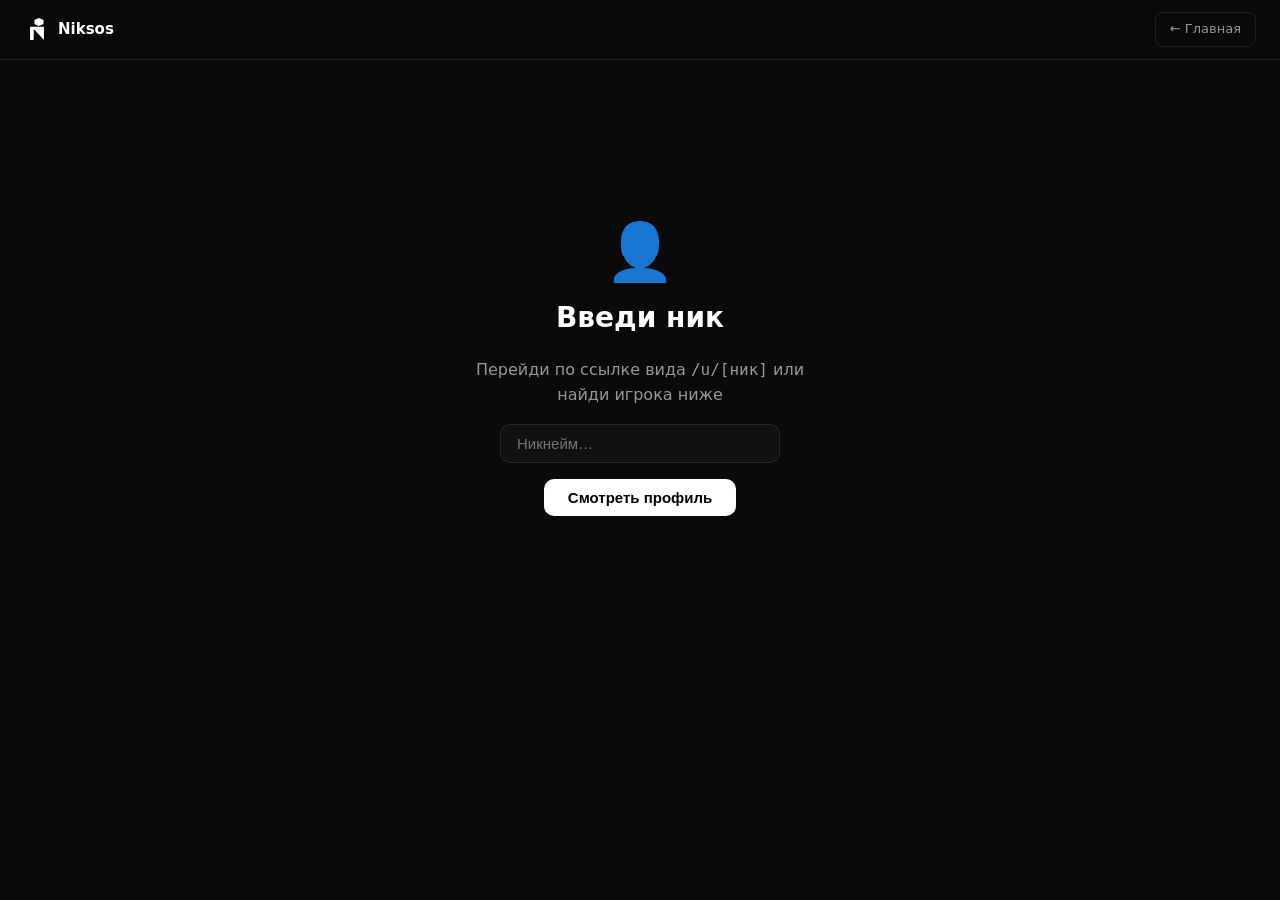
<file: u.html>
<!doctype html>
<html lang="ru">
<head>
<meta charset="utf-8">
<meta name="viewport" content="width=device-width,initial-scale=1">
<title>Профиль — Niksos Client</title>
<link rel="icon" href="assets/favicon.png?v=20">
<style>
:root{
  --bg:#0a0a0a;--surface:#111;--surface2:#171717;--line:rgba(255,255,255,.09);
  --text:#fff;--muted:rgba(255,255,255,.58);--dim:rgba(255,255,255,.35);
  --green:#5dffa5;--yellow:#ffd855;--red:#ff6b6b;--purple:#c084fc;
  --r:16px;
}
*{box-sizing:border-box;margin:0;padding:0}
html{scroll-behavior:smooth}
body{background:var(--bg);color:var(--text);font:16px/1.6 system-ui,-apple-system,"Segoe UI",Roboto,Arial,sans-serif;-webkit-font-smoothing:antialiased;min-height:100vh}
a{color:inherit;text-decoration:none}
img{display:block;max-width:100%}
.wrap{max-width:900px;margin:0 auto;padding:0 24px}

/* nav */
.nav{position:fixed;top:0;left:0;right:0;z-index:50;display:flex;align-items:center;gap:8px;padding:12px 24px;background:rgba(10,10,10,.75);backdrop-filter:blur(16px);border-bottom:1px solid var(--line)}
.nav .brand{display:flex;align-items:center;gap:8px;font-weight:800;font-size:15px}
.nav .brand img{width:26px;height:26px;border-radius:6px}
.nav a.back{margin-left:auto;font-size:13px;color:var(--muted);border:1px solid var(--line);border-radius:8px;padding:6px 14px;transition:.2s}
.nav a.back:hover{color:#fff;background:rgba(255,255,255,.07)}

/* page */
.page{padding:100px 0 80px}

/* state screens */
.state{display:flex;flex-direction:column;align-items:center;justify-content:center;min-height:60vh;gap:16px;text-align:center}
.state .ico{font-size:56px;line-height:1}
.state h2{font-size:28px;font-weight:800}
.state p{color:var(--muted);max-width:380px}
.state input{background:var(--surface);border:1px solid var(--line);border-radius:10px;color:#fff;font-size:15px;padding:10px 16px;width:100%;max-width:280px;outline:none;transition:.2s}
.state input:focus{border-color:rgba(255,255,255,.3)}
.state .btn{display:inline-flex;align-items:center;gap:8px;padding:10px 24px;border-radius:10px;font-weight:700;font-size:15px;background:#fff;color:#000;cursor:pointer;border:none;transition:.2s}
.state .btn:hover{opacity:.9;transform:translateY(-1px)}

/* profile */
.profile{display:none}

/* header */
.ph{display:flex;align-items:flex-start;gap:24px;padding:28px;border:1px solid var(--line);border-radius:20px;background:linear-gradient(140deg,var(--surface2),var(--surface));margin-bottom:20px;position:relative;overflow:hidden}
.ph::before{content:"";position:absolute;top:-60px;right:-60px;width:220px;height:220px;border-radius:50%;background:radial-gradient(circle,rgba(255,255,255,.12),transparent 70%)}
.ph .av{width:80px;height:80px;border-radius:50%;border:2px solid var(--line);background:var(--surface2);flex:none;overflow:hidden}
.ph .av img{width:100%;height:100%;object-fit:cover}
.ph .av .fallback{width:100%;height:100%;display:flex;align-items:center;justify-content:center;font-size:32px;font-weight:900;background:linear-gradient(135deg,#333,#222)}
.ph .info{flex:1;min-width:0}
.ph .info h1{font-size:clamp(22px,4vw,36px);font-weight:900;letter-spacing:-.02em;line-height:1}
.ph .info .sub{display:flex;align-items:center;gap:10px;margin-top:6px;flex-wrap:wrap}
.badge{display:inline-flex;align-items:center;gap:5px;padding:3px 10px;border-radius:999px;font-size:12px;font-weight:700;border:1px solid;white-space:nowrap}
.badge.admin{color:var(--red);border-color:rgba(255,107,107,.3);background:rgba(255,107,107,.08)}
.badge.staff{color:var(--yellow);border-color:rgba(255,216,85,.3);background:rgba(255,216,85,.08)}
.badge.user{color:var(--muted);border-color:var(--line);background:rgba(255,255,255,.04)}
.badge.online{color:var(--green);border-color:rgba(93,255,165,.3);background:rgba(93,255,165,.08)}
.ph .lastseen{font-size:13px;color:var(--dim);margin-top:4px}
.ph .since{font-size:12px;color:var(--dim);margin-top:2px}

/* stats grid */
.stats-grid{display:grid;grid-template-columns:repeat(4,1fr);gap:12px;margin-bottom:20px}
.stat-card{padding:20px;border:1px solid var(--line);border-radius:var(--r);background:var(--surface);text-align:center;transition:border-color .2s}
.stat-card:hover{border-color:rgba(255,255,255,.2)}
.stat-card .val{font-size:clamp(24px,3.5vw,38px);font-weight:900;letter-spacing:-.03em;line-height:1}
.stat-card .lbl{font-size:12px;color:var(--muted);margin-top:6px;font-weight:600;letter-spacing:.06em;text-transform:uppercase}
.stat-card .val.green{color:var(--green)}
.stat-card .val.yellow{color:var(--yellow)}

/* fav server */
.fav-server{display:flex;align-items:center;gap:12px;padding:16px 20px;border:1px solid var(--line);border-radius:var(--r);background:var(--surface);margin-bottom:20px}
.fav-server .ico{font-size:28px}
.fav-server .lbl{font-size:12px;color:var(--muted);font-weight:600;letter-spacing:.06em;text-transform:uppercase;margin-bottom:2px}
.fav-server .name{font-size:20px;font-weight:800}

/* achievements */
.ach-section h2{font-size:20px;font-weight:800;margin-bottom:14px}
.ach-grid{display:grid;grid-template-columns:repeat(auto-fill,minmax(220px,1fr));gap:12px;margin-bottom:28px}
.ach{display:flex;align-items:center;gap:14px;padding:16px;border:1px solid var(--line);border-radius:var(--r);background:var(--surface);transition:.2s}
.ach:hover{border-color:rgba(255,255,255,.2);background:var(--surface2)}
.ach .ach-ico{font-size:30px;line-height:1;flex:none}
.ach .ach-name{font-size:15px;font-weight:700;line-height:1.2}
.ach .ach-date{font-size:12px;color:var(--dim);margin-top:3px}
.ach.locked{opacity:.35}
.ach.locked .ach-ico{filter:grayscale(1)}

/* crosshair preview */
.cross-section h2{font-size:20px;font-weight:800;margin-bottom:14px}
.cross-box{display:inline-flex;align-items:center;justify-content:center;width:160px;height:160px;border:1px solid var(--line);border-radius:var(--r);background:#111;position:relative}
.cross-box canvas{image-rendering:pixelated}

/* share */
.share-row{display:flex;align-items:center;gap:10px;margin-top:28px;padding-top:20px;border-top:1px solid var(--line)}
.share-row span{font-size:13px;color:var(--muted)}
.share-btn{display:inline-flex;align-items:center;gap:6px;padding:8px 16px;border-radius:8px;font-size:13px;font-weight:700;border:1px solid var(--line);background:rgba(255,255,255,.05);cursor:pointer;transition:.2s}
.share-btn:hover{background:rgba(255,255,255,.1)}

@media(max-width:600px){
  .stats-grid{grid-template-columns:repeat(2,1fr)}
  .ph{flex-direction:column}
}
</style>
</head>
<body>

<nav class="nav">
  <a class="brand" href="index.html"><img src="assets/logo-white.svg?v=20" alt="">Niksos</a>
  <a class="back" href="index.html">← Главная</a>
</nav>

<div class="page">
<div class="wrap">

  <!-- STATE: LOADING -->
  <div class="state" id="stateLoading">
    <div class="ico">⏳</div>
    <h2>Загрузка…</h2>
  </div>

  <!-- STATE: NOT FOUND -->
  <div class="state" id="stateNotFound" style="display:none">
    <div class="ico">🔍</div>
    <h2>Профиль не найден</h2>
    <p>Игрок <b id="nfName"></b> не зарегистрирован в Niksos или страница недоступна.</p>
    <a class="btn" href="index.html">На главную</a>
  </div>

  <!-- STATE: NO NICK -->
  <div class="state" id="stateNoNick" style="display:none">
    <div class="ico">👤</div>
    <h2>Введи ник</h2>
    <p>Перейди по ссылке вида <code>/u/[ник]</code> или найди игрока ниже</p>
    <input type="text" id="nickInput" placeholder="Никнейм…" autocomplete="off" spellcheck="false">
    <button class="btn" onclick="goToNick()">Смотреть профиль</button>
  </div>

  <!-- PROFILE -->
  <div class="profile" id="profile">

    <!-- Header -->
    <div class="ph">
      <div class="av" id="avWrap">
        <div class="fallback" id="avFallback">?</div>
      </div>
      <div class="info">
        <h1 id="pName">—</h1>
        <div class="sub">
          <span class="badge user" id="pRole">Игрок</span>
          <span class="badge online" id="pOnlineBadge" style="display:none">● Онлайн</span>
        </div>
        <div class="lastseen" id="pLastSeen"></div>
        <div class="since" id="pSince"></div>
      </div>
    </div>

    <!-- Stats -->
    <div class="stats-grid">
      <div class="stat-card">
        <div class="val yellow" id="sHours">0</div>
        <div class="lbl">⏱ Часов</div>
      </div>
      <div class="stat-card">
        <div class="val green" id="sKills">0</div>
        <div class="lbl">⚔️ Убийств</div>
      </div>
      <div class="stat-card">
        <div class="val" id="sDeaths">0</div>
        <div class="lbl">💀 Смертей</div>
      </div>
      <div class="stat-card">
        <div class="val" id="sSessions">0</div>
        <div class="lbl">🎮 Сессий</div>
      </div>
    </div>

    <!-- Fav server -->
    <div class="fav-server" id="favServer" style="display:none">
      <div class="ico" id="favIco">🌍</div>
      <div>
        <div class="lbl">Любимый сервер</div>
        <div class="name" id="favName">—</div>
      </div>
    </div>

    <!-- Achievements -->
    <div class="ach-section">
      <h2>🏆 Достижения <span id="achCount" style="color:var(--muted);font-weight:400;font-size:14px"></span></h2>
      <div class="ach-grid" id="achGrid"></div>
    </div>

    <!-- Crosshair -->
    <div class="cross-section" id="crossSection" style="display:none">
      <h2>🎯 Кастомный прицел</h2>
      <div class="cross-box">
        <canvas id="crossCanvas" width="128" height="128" style="width:128px;height:128px"></canvas>
      </div>
    </div>

    <!-- Share -->
    <div class="share-row">
      <span>Поделиться профилем</span>
      <button class="share-btn" onclick="copyLink()">🔗 Скопировать ссылку</button>
    </div>

  </div><!-- /profile -->

</div>
</div>

<script src="assets/config.js?v=13"></script>
<script>
// ── Справочник достижений ──
const ACH_META = {
  true_adam:   { name: 'Тру Адам',      ico: '🌱', desc: 'Первый запуск клиента' },
  afk_master:  { name: 'АФК-чел',       ico: '💤', desc: '100+ часов, меньше 50 убийств' },
  veteran:     { name: 'Ветеран',        ico: '🛡️', desc: '500+ часов в клиенте' },
  killer:      { name: 'Убийца',         ico: '⚔️', desc: '1000+ убийств' },
  miner:       { name: 'Шахтёр',         ico: '⛏️', desc: '100 000+ сломанных блоков' },
  regular:     { name: 'Постоянный',     ico: '🔥', desc: '30+ игровых сессий' },
  funtime_fan: { name: 'FunTime-фанат',  ico: '🎪', desc: '200+ часов на FunTime' },
};

// ── Парсинг ника из URL ──
function getNickFromUrl() {
  // /u/Ник или ?u=Ник
  const p = location.pathname; // /u/Ник
  const m = p.match(/\/u\/([^/?#]+)/i);
  if (m) return decodeURIComponent(m[1]);
  const sp = new URLSearchParams(location.search);
  return sp.get('u') || sp.get('nick') || '';
}

function goToNick() {
  const v = document.getElementById('nickInput').value.trim();
  if (!v) return;
  location.href = '/u/' + encodeURIComponent(v);
}
document.getElementById('nickInput')?.addEventListener('keydown', e => { if(e.key==='Enter') goToNick(); });

async function rpc(fn, body) {
  const C = window.NIKSOS;
  const r = await fetch(`${C.supabaseUrl}/rest/v1/rpc/${fn}`, {
    method:'POST',
    headers:{'Content-Type':'application/json','apikey':C.supabaseKey},
    body: JSON.stringify(body)
  });
  if (!r.ok) throw new Error('HTTP ' + r.status);
  return r.json();
}

function fmt(n) {
  if (n == null) return '0';
  if (n >= 1000) return (n/1000).toFixed(1).replace('.0','') + 'k';
  return Math.round(n).toLocaleString('ru');
}

function relDate(ts) {
  if (!ts) return null;
  const d = new Date(ts), now = new Date(), diff = now - d;
  const mins = Math.floor(diff/60000);
  if (mins < 2) return 'только что';
  if (mins < 60) return `${mins} мин. назад`;
  const hrs = Math.floor(mins/60);
  if (hrs < 24) return `${hrs} ч. назад`;
  const days = Math.floor(hrs/24);
  if (days < 30) return `${days} д. назад`;
  return d.toLocaleDateString('ru',{day:'numeric',month:'long',year:'numeric'});
}

function absDate(ts) {
  if (!ts) return null;
  return new Date(ts).toLocaleDateString('ru',{day:'numeric',month:'long',year:'numeric'});
}

const SRV_ICO = {FunTime:'🎪',HolyWorld:'⚔️',ReallyWorld:'🌿',Другой:'🌍'};

async function loadProfile(nick) {
  const data = await rpc('niksos_public_profile', { p_name: nick });
  if (!data) {
    document.getElementById('stateLoading').style.display='none';
    document.getElementById('stateNotFound').style.display='flex';
    document.getElementById('nfName').textContent = nick;
    return;
  }

  // Avatar
  const avEl = document.getElementById('avWrap');
  const avFb = document.getElementById('avFallback');
  const img = new Image();
  img.crossOrigin = 'anonymous';
  img.src = `https://mc-heads.net/avatar/${encodeURIComponent(data.name)}/80`;
  img.onload = () => { avEl.innerHTML=''; avEl.appendChild(img); };
  avFb.textContent = data.name[0].toUpperCase();

  // Header
  document.title = `${data.name} — Niksos`;
  document.getElementById('pName').textContent = data.name;
  const roleEl = document.getElementById('pRole');
  if (data.role === 'admin' || data.role === 'owner') {
    roleEl.textContent = '👑 Администратор'; roleEl.className='badge admin';
  } else if (data.role === 'staff') {
    roleEl.textContent = '🛡 Стафф'; roleEl.className='badge staff';
  } else {
    roleEl.textContent = '🎮 Игрок';
  }

  const lastSeen = relDate(data.last_seen);
  if (lastSeen) {
    document.getElementById('pLastSeen').textContent = 'Последний раз: ' + lastSeen;
    if (data.last_seen && (new Date() - new Date(data.last_seen)) < 5*60000) {
      document.getElementById('pOnlineBadge').style.display='inline-flex';
    }
  }
  if (data.created) document.getElementById('pSince').textContent = 'В Niksos с ' + absDate(data.created);

  // Stats
  document.getElementById('sHours').textContent = fmt(data.hours);
  document.getElementById('sKills').textContent = fmt(data.kills);
  document.getElementById('sDeaths').textContent = fmt(data.deaths);
  document.getElementById('sSessions').textContent = fmt(data.sessions);

  // Fav server
  if (data.fav_server && data.hours > 0) {
    document.getElementById('favServer').style.display='flex';
    document.getElementById('favName').textContent = data.fav_server;
    document.getElementById('favIco').textContent = SRV_ICO[data.fav_server] || '🌍';
  }

  // Achievements
  const ach = Array.isArray(data.achievements) ? data.achievements : [];
  const achGrid = document.getElementById('achGrid');
  document.getElementById('achCount').textContent = `(${ach.length})`;

  // Earned slugs
  const earned = new Set(ach.map(a => a.slug));

  // All possible
  Object.entries(ACH_META).forEach(([slug, meta]) => {
    const got = earned.has(slug);
    const a = ach.find(a=>a.slug===slug);
    const el = document.createElement('div');
    el.className = 'ach' + (got ? '' : ' locked');
    el.innerHTML = `
      <div class="ach-ico">${meta.ico}</div>
      <div>
        <div class="ach-name">${meta.name}</div>
        <div class="ach-date">${got ? (a?.earned ? absDate(a.earned) : 'Получено') : meta.desc}</div>
      </div>`;
    achGrid.appendChild(el);
  });

  // Crosshair
  if (data.crosshair) {
    try {
      const pixels = JSON.parse(data.crosshair);
      document.getElementById('crossSection').style.display='block';
      const cv = document.getElementById('crossCanvas');
      const ctx = cv.getContext('2d');
      ctx.fillStyle='#111';
      ctx.fillRect(0,0,128,128);
      const scale = Math.floor(128/16);
      pixels.forEach(({x,y,color})=>{
        ctx.fillStyle = color || '#fff';
        ctx.fillRect(x*scale,y*scale,scale,scale);
      });
    } catch(e){}
  }

  // Show
  document.getElementById('stateLoading').style.display='none';
  document.getElementById('profile').style.display='block';
}

function copyLink() {
  navigator.clipboard.writeText(location.href).then(()=>{
    const b = event.target.closest('.share-btn');
    const old = b.textContent;
    b.textContent='✅ Скопировано!';
    setTimeout(()=>{ b.textContent=old; },2000);
  });
}

// ── Init ──
const nick = getNickFromUrl();
if (!nick) {
  document.getElementById('stateLoading').style.display='none';
  document.getElementById('stateNoNick').style.display='flex';
} else {
  loadProfile(nick);
}
</script>
</body>
</html>
</file>
<file: assets/cabinet.css>
@font-face{font-family:Inter;src:url(inter-cyr-400.ttf);font-weight:400}
@font-face{font-family:Inter;src:url(inter-cyr-600.ttf);font-weight:600}
:root{--bg:#fafafa;--bg2:#fff;--card:#fff;--line:#ececec;--line2:#e2e2e2;--fg:#111;--fg2:#555;--fg3:#999;--hover:#0000000a;--sel:#0000000d;
 --acc:#8b2cf5;--acc2:#a35bff;--accbg:#8b2cf514;--g:#22a559;--gbg:#e9f8ef;--o:#f59e0b;--b:#2c78fc;--r:#e5484d;--sh:0 1px 2px #0000000a,0 0 0 1px #0000000d}
html[data-theme=dark]{--bg:#0b0b0d;--bg2:#111114;--card:#131316;--line:#ffffff12;--line2:#ffffff1c;--fg:#f4f4f5;--fg2:#a1a1aa;--fg3:#6b6b74;--hover:#ffffff0a;--sel:#ffffff10;
 --accbg:#8b2cf522;--gbg:#22a55922;--sh:0 0 0 1px #ffffff10}
*{box-sizing:border-box}
html,body{margin:0;background:var(--bg);color:var(--fg);font:14px/1.5 Inter,system-ui,"Segoe UI",Arial,sans-serif;-webkit-font-smoothing:antialiased}
a{color:inherit}
svg{width:18px;height:18px;flex:none}
[hidden]{display:none!important}
.lg-b{display:none}html:not([data-theme=dark]) .lg-w{display:none}html:not([data-theme=dark]) .lg-b{display:inline}
.topbar{position:sticky;top:0;z-index:5;display:flex;align-items:center;gap:24px;height:60px;padding:0 28px;background:color-mix(in srgb,var(--bg) 85%,transparent);backdrop-filter:blur(10px);border-bottom:1px solid var(--line)}
.brand{display:flex;align-items:center;gap:8px;text-decoration:none;font-size:16px}.brand img{height:22px}.brand span{color:var(--fg2)}
.tl{display:flex;gap:20px;margin-left:auto}.tl a{text-decoration:none;color:var(--fg2)}.tl a:hover{color:var(--fg)}
.iconbtn{background:none;border:1px solid var(--line2);color:var(--fg);border-radius:10px;width:36px;height:36px;display:grid;place-items:center;cursor:pointer}
/* buttons */
.btn{display:inline-flex;align-items:center;justify-content:center;gap:8px;height:40px;padding:0 18px;border-radius:999px;border:1px solid var(--line2);background:var(--card);color:var(--fg);font:600 14px Inter,sans-serif;cursor:pointer;text-decoration:none;transition:.15s}
.btn:hover{background:var(--hover)}.btn:disabled{opacity:.45;cursor:not-allowed}
.btn.primary{background:var(--fg);color:var(--bg);border-color:transparent}.btn.primary:hover{opacity:.88}
.btn.full{width:100%}
.spin{display:none;width:14px;height:14px;border:2px solid currentColor;border-right-color:transparent;border-radius:50%;animation:sp .7s linear infinite}
.busy .spin{display:inline-block}@keyframes sp{to{transform:rotate(1turn)}}
.linkbtn{background:none;border:0;color:var(--fg2);cursor:pointer;text-decoration:underline}
/* cards */
.card{background:var(--card);border-radius:16px;box-shadow:var(--sh);padding:22px}
h1,h2,h3{margin:0;font-weight:600;letter-spacing:-.01em}h2{font-size:17px}h3{font-size:15px}
.desc{color:var(--fg2);margin:6px 0 14px}.small{font-size:13px;color:var(--fg2)}.muted{color:var(--fg3)}
.msg{font-size:13px;margin-top:10px;min-height:1px}.msg.ok{color:var(--g)}.msg.err{color:var(--r)}
.field{margin-bottom:12px}.field label{display:block;font-size:13px;color:var(--fg2);margin-bottom:6px}
input,select{font:inherit;color:var(--fg);background:var(--bg);border:1px solid var(--line2);border-radius:12px;height:42px;padding:0 14px;width:100%;outline:none}
input:focus,select:focus{border-color:var(--acc);box-shadow:0 0 0 3px var(--accbg)}
input.key{font-family:ui-monospace,Consolas,monospace;letter-spacing:.04em}
input[type=radio],input[type=checkbox]{width:auto;height:auto;accent-color:var(--acc);vertical-align:middle;margin:0 4px 0 10px}
/* segmented */
.seg{display:inline-flex;background:var(--sel);padding:4px;border-radius:999px;gap:2px}
.seg button{border:0;background:none;color:var(--fg3);font:600 14px Inter,sans-serif;padding:8px 14px;border-radius:999px;cursor:pointer}
.seg button[aria-selected=true]{background:var(--card);color:var(--fg);box-shadow:var(--sh)}
/* auth */
.auth{max-width:420px;margin:72px auto;text-align:center}.auth form{text-align:left;margin-top:18px}
.auth-logo{height:36px;margin-bottom:12px}.auth .sub{color:var(--fg2);margin:6px 0 18px}.hint{color:var(--fg3);font-size:12px;margin-top:14px}
/* layout */
.dash{display:none}
.cab{display:grid;grid-template-columns:250px 1fr;gap:40px;max-width:1180px;margin:0 auto;padding:28px 28px 60px}
.side{position:sticky;top:88px;align-self:start;display:flex;flex-direction:column;gap:2px}
.me{display:flex;gap:10px;align-items:center;padding:6px 10px 14px}.me b{display:block}.me small{color:var(--fg3);font-size:12px}
.ava{width:36px;height:36px;border-radius:10px;background:var(--sel) center/cover;image-rendering:pixelated}
.grp{font-size:12px;color:var(--fg3);padding:14px 12px 6px}
.nv{display:flex;align-items:center;gap:10px;width:100%;padding:7px 12px;border:0;border-radius:10px;background:none;color:var(--fg2);font:600 14px Inter,sans-serif;text-decoration:none;cursor:pointer;text-align:left}
.nv:hover{background:var(--hover);color:var(--fg)}.nv.on{color:var(--fg);background:var(--sel)}
.nv.on svg{color:var(--acc)}
.badge{margin-left:auto;font-style:normal;font-size:11px;padding:2px 8px;border-radius:999px;background:var(--gbg);color:var(--g)}
.live{margin-left:auto;width:7px;height:7px;border-radius:50%;background:var(--g);box-shadow:0 0 0 3px var(--gbg)}
.side-bot{margin-top:18px;display:flex;flex-direction:column;gap:6px}.side-bot small{padding:0 12px;font-size:12px}
.nv.out{margin-top:8px}
.content{min-width:0}
.view{animation:fi .2s ease}@keyframes fi{from{opacity:0;transform:translateY(4px)}}
.vhead{text-align:center;margin:8px 0 28px}.vhead h1{font-size:28px}.vhead p{color:var(--fg2);margin:4px 0 0}
.grid2{display:grid;grid-template-columns:1fr 1fr;gap:16px;margin-bottom:16px}
.stats{display:grid;grid-template-columns:repeat(3,1fr);gap:0;background:var(--card);border-radius:16px;box-shadow:var(--sh);padding:16px 20px;margin-bottom:16px}
.stats>div{display:flex;flex-direction:column;gap:2px}.stats span{color:var(--fg2);font-size:13px}.stats b{font-size:18px}
.stats em{font-style:normal;font-size:11px;color:var(--fg2);background:var(--sel);padding:1px 6px;border-radius:6px;align-self:flex-start}
.dot{display:inline-block;width:7px;height:7px;border-radius:50%;margin-left:4px;vertical-align:middle}.dot.g{background:var(--g)}.dot.v{background:var(--acc2)}.dot.o{background:var(--o)}.dot.b{background:var(--b)}
.pill{display:inline-flex;align-items:center;gap:8px;font-size:13px;font-weight:600;padding:5px 12px;border-radius:999px;background:var(--sel);color:var(--fg2)}
.pill .d{width:8px;height:8px;border-radius:50%;background:var(--fg3)}.pill.on{background:var(--gbg);color:var(--g)}.pill.on .d{background:var(--g)}
.status .big{font-size:30px;font-weight:600;margin:14px 0 2px}.status .small{margin-bottom:18px}
.promo,.beta{display:flex;align-items:center;justify-content:space-between;gap:20px;margin-top:16px}.promo .desc,.beta .desc{margin-bottom:0}
.plans{display:grid;grid-template-columns:repeat(4,1fr);gap:12px}
.plan{position:relative;border:1px solid var(--line2);background:var(--bg);border-radius:14px;padding:18px 14px;cursor:pointer;color:var(--fg);text-align:left;font:inherit;transition:.15s}
.plan:hover,.plan.pick{border-color:var(--acc);box-shadow:0 0 0 3px var(--accbg)}
.plan .t{display:flex;flex-direction:column;gap:2px}.plan small{color:var(--fg2)}.plan b{font-size:22px}.plan em{font-style:normal;color:var(--fg3);font-size:12px}
.plan.hot{border-color:var(--acc)}
.tag{font-style:normal;font-size:11px;font-weight:600;padding:2px 8px;border-radius:999px;background:var(--accbg);color:var(--acc2);align-self:flex-start;margin-bottom:6px}
.tag.g{background:var(--gbg);color:var(--g)}.tag.o{background:#f59e0b22;color:var(--o);vertical-align:middle;margin:0 0 0 6px}
.fine{font-size:12px;margin-top:14px}.fine a{color:var(--fg)}
#provWrap,#testWrap{display:block;margin-top:10px}
#hist table,.tbl table{width:100%;border-collapse:collapse}
#hist th,.tbl th{text-align:left;font-weight:600;color:var(--fg2);font-size:13px;padding:10px 8px;border-bottom:1px solid var(--line)}
#hist td,.tbl td{padding:10px 8px;border-bottom:1px solid var(--line)}
.empty{color:var(--fg3);text-align:center;padding:28px!important}
/* events */
.srv{display:flex;width:max-content;margin-bottom:16px}
.evhead{display:flex;justify-content:space-between;align-items:flex-start}.evhead .desc{margin-bottom:0}
.cnt{font-size:12px;font-weight:600;background:var(--sel);padding:2px 9px;border-radius:7px;color:var(--fg2)}
.evtools{display:flex;gap:8px;margin:16px 0 8px;padding-bottom:14px;border-bottom:1px solid var(--line);flex-wrap:wrap}
.search{flex:1;min-width:200px;display:flex;align-items:center;gap:8px;background:var(--bg);border-radius:12px;padding-left:12px;color:var(--fg3);border:1px solid var(--line)}
.search input{border:0;background:none;box-shadow:none!important;padding-left:0}
.evtools select{width:auto;border-radius:999px;font-weight:600;cursor:pointer;padding-right:10px}
.tbl{overflow-x:auto}
.tbl th{cursor:pointer;user-select:none;white-space:nowrap}.tbl th:hover{color:var(--fg)}
.tbl th.sorted{color:var(--fg)}.tbl th.sorted::after{content:" ↑";color:var(--acc2)}.tbl th.sorted.desc::after{content:" ↓"}
.tbl td{border-bottom:0;padding:9px 8px}.tbl tbody tr:hover{background:var(--hover)}
.tbl .r{text-align:right}.tbl td.r{font-variant-numeric:tabular-nums;color:var(--fg2)}
.tbl .nm{display:flex;align-items:center;gap:8px;font-weight:600}.tbl .nm svg{width:15px;height:15px;color:var(--fg3)}
.tbl .sv{color:var(--fg2);max-width:150px;white-space:nowrap;overflow:hidden;text-overflow:ellipsis}
.tbl .co{display:block;font-size:11px;color:var(--fg3);font-weight:400;font-family:ui-monospace,Consolas,monospace}
.rar{display:inline-block;font-size:12px;font-weight:600;padding:1px 7px;border-radius:6px;border:1px solid var(--line2);white-space:nowrap}
.rar.r0{background:var(--sel);color:var(--fg2)}.rar.r1{background:#2c78fc1c;color:#3d86ff;border-color:#2c78fc55}
.rar.r2{background:#8b2cf51c;color:var(--acc2);border-color:#8b2cf555}.rar.r3{background:#e04dff1c;color:#d24cf0;border-color:#e04dff55}
.rar.r4{background:#ffa6001c;color:#e89400;border-color:#ffa60055}
.ph{font-size:12px;font-weight:600;display:inline-flex;align-items:center;gap:6px;color:var(--fg2)}.ph::before{content:"";width:6px;height:6px;border-radius:50%;background:currentColor}
.ph.run{color:var(--g)}.ph.wait{color:var(--o)}.ph.end{color:var(--fg3)}
@media (max-width:900px){.cab{grid-template-columns:1fr;gap:16px}.side{position:static;flex-direction:row;overflow-x:auto;gap:4px}
 .grp,.me,.side-bot small,#sideDl{display:none}.side-bot{margin:0;flex-direction:row}.nv{white-space:nowrap;width:auto}.nv .badge,.nv .live{display:none}
 .grid2,.plans{grid-template-columns:1fr 1fr}.tl{display:none}.promo,.beta{flex-direction:column;align-items:flex-start}}
@media (max-width:560px){.grid2,.plans{grid-template-columns:1fr}.stats{grid-template-columns:1fr 1fr 1fr;padding:12px}.vhead h1{font-size:24px}}
</file>
<file: assets/checkout.css>
.checkout-dialog{color:#f5f5f5;background:#141414;border:1px solid #424242;border-radius:16px;width:min(480px,calc(100vw - 32px));max-height:calc(100dvh - 32px);overflow:auto;padding:28px;box-sizing:border-box;margin:auto;font-family:Inter,system-ui,sans-serif;box-shadow:0 24px 100px #0008}
.checkout-dialog::backdrop{background:#000b;backdrop-filter:blur(5px)}
.checkout-dialog [hidden]{display:none!important}.checkout-head{display:flex;align-items:start;justify-content:space-between;gap:16px}.checkout-head h2{font-size:24px;line-height:1.25;margin:0}.checkout-close{width:44px;height:44px;flex-shrink:0;border:1px solid #555;border-radius:8px;background:transparent;color:#eee;font-size:26px;cursor:pointer;margin-top:-8px}.checkout-sub{font-size:15px;color:#b3b3b3;margin:8px 0 24px;line-height:1.5}.checkout-summary{border:1px solid #3f3f3f;background:#1c1c1c;border-radius:10px;padding:18px;margin-bottom:24px}.checkout-row{display:flex;justify-content:space-between;align-items:baseline;gap:16px;margin:0 0 12px;font-size:15px}.checkout-row:last-child{margin-bottom:0}.checkout-total{border-top:1px solid #484848;padding-top:14px;margin-top:14px;font-size:18px;font-weight:600}.checkout-total strong{font-size:28px;white-space:nowrap}.checkout-label{display:block;font-size:15px;font-weight:600;margin:0 0 8px}.checkout-inputs{display:flex;gap:8px}.checkout-inputs input{min-width:0;flex:1;width:0;height:46px;background:#0e0e0e;border:1px solid #626262;border-radius:8px;color:#fff;padding:0 12px;font:inherit;box-sizing:border-box;margin:0}.checkout-inputs .btn{flex-shrink:0;min-height:46px!important;padding:0 16px!important}.checkout-note{font-size:14px;color:#b3b3b3;line-height:1.5;margin:10px 0}.checkout-feedback{min-height:22px;font-size:14px;line-height:1.5;margin:12px 0;color:#bfbfbf;overflow-wrap:anywhere}.checkout-feedback[data-kind=err]{color:#ffaaa5}.checkout-feedback[data-kind=ok]{color:#91d6ad}.checkout-remove{border:0;background:none;color:#ddd;text-decoration:underline;text-underline-offset:3px;font:inherit;min-height:44px;cursor:pointer;padding:4px 0}.checkout-pay{width:100%;margin-top:8px;min-height:48px!important}.checkout-legal{font-size:14px;line-height:1.5;color:#b3b3b3;margin:16px 0 0}.checkout-legal a{text-decoration:underline}.checkout-dialog :focus-visible{outline:2px solid white;outline-offset:3px}.checkout-dialog button:disabled{opacity:.55;cursor:wait}.discount-form label{font-size:14px;color:#ccc;display:block}.discount-form .row{display:flex;gap:12px;align-items:end;flex-wrap:wrap}.discount-form .row>label{flex:1;min-width:140px}.discount-plans{display:flex;flex-wrap:wrap;gap:16px;margin:12px 0 16px;border:1px solid #444;border-radius:8px;padding:12px 16px}.discount-plans legend{font-size:14px;color:#ccc;padding:0 6px}.discount-plans label,.discount-one{display:flex!important;align-items:center;gap:8px;min-height:32px}.discount-plans input,.discount-one input{width:18px!important;min-height:18px!important;height:18px!important;margin:0!important}.discount-help{font-size:14px;color:#b3b3b3;line-height:1.6}.discount-actions{white-space:nowrap}.discount-actions button{min-height:44px}
@media(max-width:480px){.checkout-dialog{padding:20px}.checkout-head h2{font-size:22px}.checkout-summary{padding:16px}.checkout-total strong{font-size:25px}.checkout-inputs{flex-wrap:wrap}.checkout-inputs input{flex-basis:calc(100% - 130px)}.checkout-inputs .btn{padding:0 12px!important;font-size:14px!important}}
@media(prefers-reduced-motion:reduce){.checkout-dialog,.checkout-dialog *{transition:none!important;animation:none!important}}
</file>
<file: assets/account-brand.css>
/* Shared Niksos visual language for the account area. */
html[data-theme="dark"] {
  --bg: #0a0a0a;
  --bg2: #111111;
  --card: #111111;
  --line: rgba(255,255,255,.08);
  --line2: rgba(255,255,255,.14);
  --fg: #f5f5f5;
  --fg2: #a3a3a3;
  --fg3: #737373;
  --hover: rgba(255,255,255,.07);
  --sel: rgba(255,255,255,.07);
  --acc: #f5f5f5;
  --acc2: #e6e6e6;
  --accbg: rgba(255,255,255,.10);
  --sh: none;
}
html[data-theme="dark"] body {
  background:
    radial-gradient(70% 45% at 50% -5%, rgba(255,255,255,.07), transparent 70%),
    linear-gradient(rgba(255,255,255,.025) 1px, transparent 1px) 0 0/32px 32px,
    linear-gradient(90deg, rgba(255,255,255,.025) 1px, transparent 1px) 0 0/32px 32px,
    #0a0a0a;
  background-attachment: fixed;
}
html:not([data-theme="dark"]) body { background: var(--bg); }
.topbar {
  height: 60px;
  padding: 0 max(16px, calc((100% - 1040px) / 2));
  gap: 24px;
  background: rgba(10,10,10,.72);
  border-bottom: 1px solid rgba(255,255,255,.08);
  backdrop-filter: blur(14px);
  -webkit-backdrop-filter: blur(14px);
}
html:not([data-theme="dark"]) .topbar {
  background: color-mix(in srgb, var(--bg) 88%, transparent);
  border-color: var(--line);
}
.brand { gap: 9px; font-size: 18px; font-weight: 700; letter-spacing: -.02em; }
.brand img { width: 24px; height: 24px; }
.brand span { font-weight: 400; }
.tl { gap: 22px; }
.tl a { font-size: 14px; font-weight: 500; transition: color .15s ease; }
html[data-theme="dark"] .tl a { color: #a3a3a3; }
.tl a:hover { color: var(--fg); }
.iconbtn { border-radius: 12px; }
.card, .stats {
  border: 1px solid var(--line);
  box-shadow: none;
  background: var(--card);
}
.card { border-radius: 16px; }
.stats { border-radius: 16px; }
.btn {
  min-height: 44px;
  border-radius: 999px;
  transition: background .18s ease, color .18s ease, border-color .18s ease, transform .18s ease;
}
.btn:hover { transform: translateY(-1px); }
.btn.primary { background: var(--fg); color: var(--bg); border-color: var(--fg); }
.btn.primary:hover { opacity: .9; }
.nv { transition: background .15s ease, color .15s ease; }
.nv.on { background: var(--sel); }
.nv.on svg { color: var(--acc2); }
input, select { border-radius: 10px; }
input:focus, select:focus { border-color: var(--acc); }
.vhead h1 { letter-spacing: -.035em; }
@media (max-width: 900px) {
  .topbar { padding: 0 20px; }
  .side .nv { min-height: 44px; }
}
@media (max-width: 560px) {
  .topbar { padding: 0 16px; gap: 12px; }
  .brand { font-size: 16px; }
}
@media (prefers-reduced-motion: reduce) {
  *, *::before, *::after { scroll-behavior: auto !important; transition-duration: .01ms !important; }
}
</file>
<file: assets/account-settings.css>
/* Settings page: compact dark cards, readable states, and mobile-safe tabs. */
.settings-view { min-width: 0; width: 100%; }
.settings-head { margin: 8px 0 24px; }
.settings-head h1 { margin-bottom: 0; }
.settings-tabs {
  display: flex;
  gap: 4px;
  width: 100%;
  max-width: 100%;
  margin: 0 auto 16px;
  padding: 4px;
  overflow-x: auto;
  overscroll-behavior-inline: contain;
  scrollbar-width: thin;
  border: 1px solid var(--line);
  border-radius: 999px;
  background: rgba(255,255,255,.045);
  -webkit-overflow-scrolling: touch;
}
.settings-tabs button {
  flex: 0 0 auto;
  min-width: 76px;
  min-height: 44px;
  padding: 0 14px;
  border: 0;
  border-radius: 999px;
  background: transparent;
  color: var(--fg2);
  font: inherit;
  font-size: 14px;
  font-weight: 600;
  line-height: 1.2;
  cursor: pointer;
  white-space: nowrap;
  transition: color .15s ease, background .15s ease;
}
.settings-tabs button[aria-selected="true"] { background: var(--bg); color: var(--fg); }
.settings-tabs button:focus-visible,
.settings-action:focus-visible { outline: 2px solid var(--fg); outline-offset: 2px; }
.settings-panels, .settings-panel { min-width: 0; }
.settings-panel { display: grid; gap: 14px; }
.settings-grid { display: grid; grid-template-columns: repeat(2,minmax(0,1fr)); gap: 14px; min-width: 0; }
.settings-card {
  min-width: 0;
  overflow: hidden;
  border: 1px solid var(--line);
  border-radius: 16px;
  background: var(--card);
}
.settings-card-head {
  display: flex;
  align-items: flex-start;
  justify-content: space-between;
  gap: 14px;
  padding: 16px 16px 12px;
}
.settings-card-head h2 { margin: 0; font-size: 16px; line-height: 1.35; }
.settings-card-head p { margin: 4px 0 0; color: var(--fg2); font-size: 14px; line-height: 1.45; }
.settings-card-body { padding: 0 16px 16px; min-width: 0; }
.settings-copy, .settings-card-foot span {
  margin: 0;
  color: var(--fg2);
  font-size: 13px;
  line-height: 1.55;
  overflow-wrap: anywhere;
}
.settings-status {
  display: inline-flex;
  flex: 0 0 auto;
  align-items: center;
  min-height: 26px;
  max-width: 48%;
  padding: 3px 9px;
  border: 1px solid var(--line2);
  border-radius: 999px;
  color: var(--fg);
  font-size: 12px;
  font-weight: 650;
  line-height: 1.25;
  text-align: center;
  overflow-wrap: anywhere;
}
.settings-status.is-muted { color: var(--fg2); border-color: var(--line); background: rgba(255,255,255,.035); }
.settings-card-foot {
  display: flex;
  align-items: center;
  justify-content: space-between;
  gap: 12px;
  min-width: 0;
  padding: 10px 16px;
  border-top: 1px solid var(--line);
}
.settings-card-foot span { flex: 1 1 auto; min-width: 0; }
.settings-action { flex: 0 0 auto; min-height: 44px; padding: 0 15px; white-space: nowrap; text-decoration: none; }
.settings-metric { margin: 0 0 8px; color: var(--fg); font-size: 16px; font-weight: 700; line-height: 1.4; overflow-wrap: anywhere; }
.settings-list { padding-top: 2px; }
.settings-item {
  display: flex;
  align-items: flex-start;
  justify-content: space-between;
  gap: 14px;
  padding: 13px 0;
  border-top: 1px solid var(--line);
}
.settings-item:first-child { border-top: 0; }
.settings-item h3 { margin: 0; font-size: 14px; line-height: 1.4; }
.settings-item p { margin: 4px 0 0; color: var(--fg2); font-size: 13px; line-height: 1.5; overflow-wrap: anywhere; }
.settings-item > div { min-width: 0; }
#settingsMediaState { min-height: 22px; }
.settings-view :focus-visible { outline: 2px solid var(--fg); outline-offset: 3px; }
@media (max-width: 680px) {
  .settings-grid { grid-template-columns: minmax(0,1fr); }
  .settings-tabs { justify-content: flex-start; }
  .settings-tabs button { padding-inline: 13px; }
}
@media (max-width: 480px) {
  .settings-head { text-align: left; margin-bottom: 18px; }
  .settings-card-head { gap: 8px; padding: 14px 14px 10px; }
  .settings-card-body { padding: 0 14px 14px; }
  .settings-card-foot { align-items: stretch; flex-direction: column; padding: 10px 14px; }
  .settings-action { width: 100%; justify-content: center; }
  .settings-item { flex-direction: column; gap: 8px; }
  .settings-status { max-width: 100%; }
}
@media (prefers-reduced-motion: reduce) {
  .settings-tabs button { transition: none; }
}
</file>
<file: assets/mono.css>
/* Niksos — фирменный ч/б стиль (деловой). Подключается последним и перекрывает старые стили. */
:root,body{--bg:#0a0a0a!important;--surface:#111111!important;--surface2:#161616!important;--line:rgba(255,255,255,.09)!important;
  --text:#f5f5f5!important;--muted:#a3a3a3!important;--dim:#6e6e6e!important;--violet:#ffffff!important;--blue:#cfcfcf!important;--pink:#e6e6e6!important;
  --grad:#f2f2f2!important;--tt-bg:#111111!important;--tt-top:#2a2a2a!important;--tt-bot:#1a1a1a!important;
  --gray:#a3a3a3!important;--yellow:#ffffff!important;--aqua:#e6e6e6!important;--green:#d9d9d9!important;--gold:#cfcfcf!important;--purple:#d0d0d0!important}
html,body{background:#0a0a0a!important}
body{color:#f5f5f5!important;font-family:Inter,system-ui,"Segoe UI",Arial,sans-serif!important;
  background:radial-gradient(70% 45% at 50% -5%,rgba(255,255,255,.07),transparent 70%),
             linear-gradient(rgba(255,255,255,.025) 1px,transparent 1px) 0 0/32px 32px,
             linear-gradient(90deg,rgba(255,255,255,.025) 1px,transparent 1px) 0 0/32px 32px,#0a0a0a!important;
  background-attachment:fixed!important;image-rendering:auto!important}
body::before{display:none!important;background:none!important}
*{text-shadow:none!important}
.px,.mc,.sec-t,.tt h3,.tt .m,.gui .gt,.plan .n,.plan .pr,.plan .tag,summary,footer,.top nav a,.brand,.logo h1,.logo .ed,.splash,.ver,.step .num,h1,h2,h3{
  font-family:Inter,system-ui,"Segoe UI",Arial,sans-serif!important;letter-spacing:-.01em}
code,kbd,pre{font-family:ui-monospace,Consolas,monospace!important;color:#e6e6e6!important}
::selection{background:#fff;color:#000}

/* кнопки */
.mc,.btn{border-radius:999px!important;border:1px solid rgba(255,255,255,.14)!important;background:rgba(255,255,255,.04)!important;color:#f5f5f5!important;
  box-shadow:none!important;font-weight:600!important;font-size:15px!important;min-height:44px;padding:0 22px!important;transition:background .2s,color .2s,transform .2s!important;image-rendering:auto!important}
.mc:hover,.btn:hover,.btn.ghost:hover{background:rgba(255,255,255,.1)!important;color:#fff!important;border-color:rgba(255,255,255,.3)!important;transform:translateY(-1px)}
.mc.p,.btn.primary{background:#f5f5f5!important;color:#0a0a0a!important;border-color:#f5f5f5!important}
.mc.p:hover,.btn.primary:hover{background:#ffffff!important;color:#000!important;box-shadow:0 10px 30px -12px rgba(255,255,255,.45)!important}
.top .mc,.nav .btn{min-height:36px!important;font-size:14px!important;padding:0 16px!important}
a:focus-visible,.btn:focus-visible,.mc:focus-visible{outline:2px solid #fff!important;outline-offset:3px}

/* шапка */
.top,.nav{background:rgba(10,10,10,.72)!important;backdrop-filter:blur(14px);-webkit-backdrop-filter:blur(14px);border:0!important;border-bottom:1px solid rgba(255,255,255,.08)!important;box-shadow:none!important}
.nav{border:1px solid rgba(255,255,255,.08)!important;border-radius:14px!important}
.brand{font-weight:700!important;font-size:18px!important;letter-spacing:.02em}
.brand img{width:24px!important;height:24px!important;border-radius:0!important}
.top nav a,.nav a.l{font-size:14px!important;color:#a3a3a3!important;font-weight:500}
.top nav a:hover,.nav a.l:hover{color:#fff!important;background:transparent}

/* главный экран */
.title{padding:96px 0 84px!important}
.logo{border-radius:0!important;box-shadow:none!important;overflow:visible!important}
.logo .mark{display:block;width:96px;height:96px;margin:0 auto 26px}
.logo h1{font-size:76px!important;font-weight:800!important;letter-spacing:.18em!important;color:#fff!important;padding-left:.18em}
.logo .ed{font-size:14px!important;font-weight:600!important;letter-spacing:.6em!important;color:#8f8f8f!important;margin-top:14px!important}
.splash{position:static!important;display:inline-block;margin-top:22px;transform:none!important;animation:none!important;font-size:12px!important;font-weight:600;
  color:#d9d9d9!important;padding:5px 12px;border:1px solid rgba(255,255,255,.14);border-radius:999px;background:rgba(255,255,255,.04)}
.title p{color:#a3a3a3!important}
.menu{gap:10px!important}
.ver{color:#5c5c5c!important;font-size:12px!important}

/* секции и карточки */
.sec-t{font-size:40px!important;font-weight:800!important;letter-spacing:-.03em!important}
.sec-s,.lead{color:#a3a3a3!important}
.tt,.card,.item,.box{background:#111111!important;border:1px solid rgba(255,255,255,.08)!important;border-image:none!important;outline:0!important;border-radius:16px!important;box-shadow:none!important}
.tt:hover,.card:hover,.item:hover{border-color:rgba(255,255,255,.22)!important}
.tt h3{font-size:18px!important;font-weight:700!important;color:#fff}
.tt p{color:#a3a3a3!important}
.tt .m{font-size:12px!important;font-weight:500}
.tt .m span,.chips span{display:inline-block;margin:6px 6px 0 0!important;padding:3px 9px;border-radius:999px;border:1px solid rgba(255,255,255,.1);color:#d0d0d0}
.c-a,.c-y,.c-g,.c-o,.c-p,.c-gr{color:#d0d0d0!important}
.slot i{background:#161616!important;border:1px solid rgba(255,255,255,.1)!important;border-radius:12px}
.tag{background:rgba(255,255,255,.08)!important;border:1px solid rgba(255,255,255,.16)!important;color:#fff!important}
.ico{color:#e6e6e6!important}
.glow::after,.hero::after{background:radial-gradient(60% 50% at 50% 38%,rgba(255,255,255,.08),transparent 70%)!important}
.dot{background:#fff!important;box-shadow:0 0 10px rgba(255,255,255,.6)!important}

/* цены */
.gui{background:#111111!important;border:1px solid rgba(255,255,255,.08)!important;box-shadow:none!important;border-radius:20px;color:#f5f5f5!important;padding:24px!important}
.gui .gt{font-size:16px!important;font-weight:700;color:#a3a3a3}
.plan{background:#0d0d0d!important;border:1px solid rgba(255,255,255,.1)!important;border-radius:16px;color:#f5f5f5!important}
.plan .n{font-size:15px!important;font-weight:600;color:#a3a3a3}
.plan .pr{font-size:40px!important;font-weight:800!important;letter-spacing:-.03em}
.plan .pr small{font-size:15px!important;font-weight:500;color:#8f8f8f}
.plan .s{color:#8f8f8f!important}
.plan.hot{background:#f5f5f5!important;color:#0a0a0a!important;border-color:#f5f5f5!important}
.plan.hot .n,.plan.hot .s,.plan.hot .pr small{color:#404040!important}
.plan.hot .mc{background:#0a0a0a!important;color:#fff!important;border-color:#0a0a0a!important}
.plan .tag{background:#0a0a0a!important;color:#fff!important;border-radius:999px;font-size:11px!important;padding:2px 10px!important}
.gui .note{color:#8f8f8f!important}
.addon{margin-top:14px;padding:14px 16px;border:1px dashed rgba(255,255,255,.18);border-radius:14px;color:#d0d0d0;font-size:14px}
.addon b{color:#fff}

/* установка, faq, футер */
.step .num{color:#fff!important;font-weight:800;font-size:28px!important}
.tt a,details a,.gui .note a{color:#fff!important;text-decoration:underline;text-underline-offset:3px}
details{background:#111111!important;border:1px solid rgba(255,255,255,.08)!important;box-shadow:none!important;border-radius:14px}
summary{font-size:15px!important;font-weight:600}
summary::before{color:#8f8f8f!important}
details p{color:#a3a3a3!important}
footer{font-size:13px!important;color:#6e6e6e!important;border-top:1px solid rgba(255,255,255,.06)}
footer a:hover{color:#fff!important}
input,select,textarea{background:#0d0d0d!important;border:1px solid rgba(255,255,255,.12)!important;color:#f5f5f5!important;border-radius:10px!important}
input:focus,select:focus,textarea:focus{border-color:rgba(255,255,255,.4)!important;outline:none}
@media (max-width:620px){.logo h1{font-size:46px!important}.logo .mark{width:72px;height:72px}}
/* пиксельный шрифт заменяем на Inter везде, где он задан напрямую */
@font-face{font-family:Pix;font-weight:400;font-display:swap;src:url(inter-600.ttf) format("truetype")}
@font-face{font-family:Pix;font-weight:400;font-display:swap;src:url(inter-cyr-600.ttf) format("truetype");unicode-range:U+0400-045F,U+2116}
.tabs{border-radius:12px!important;background:rgba(255,255,255,.04)!important;border:1px solid rgba(255,255,255,.08)!important;padding:4px!important}
.tabs button{border-radius:9px!important;font-family:Inter,system-ui,sans-serif!important;font-size:14px!important;font-weight:600!important;color:#8f8f8f!important;box-shadow:none!important}
.tabs button[aria-selected="true"]{background:#f5f5f5!important;color:#0a0a0a!important;box-shadow:none!important}
button{box-shadow:none!important}
</file>
